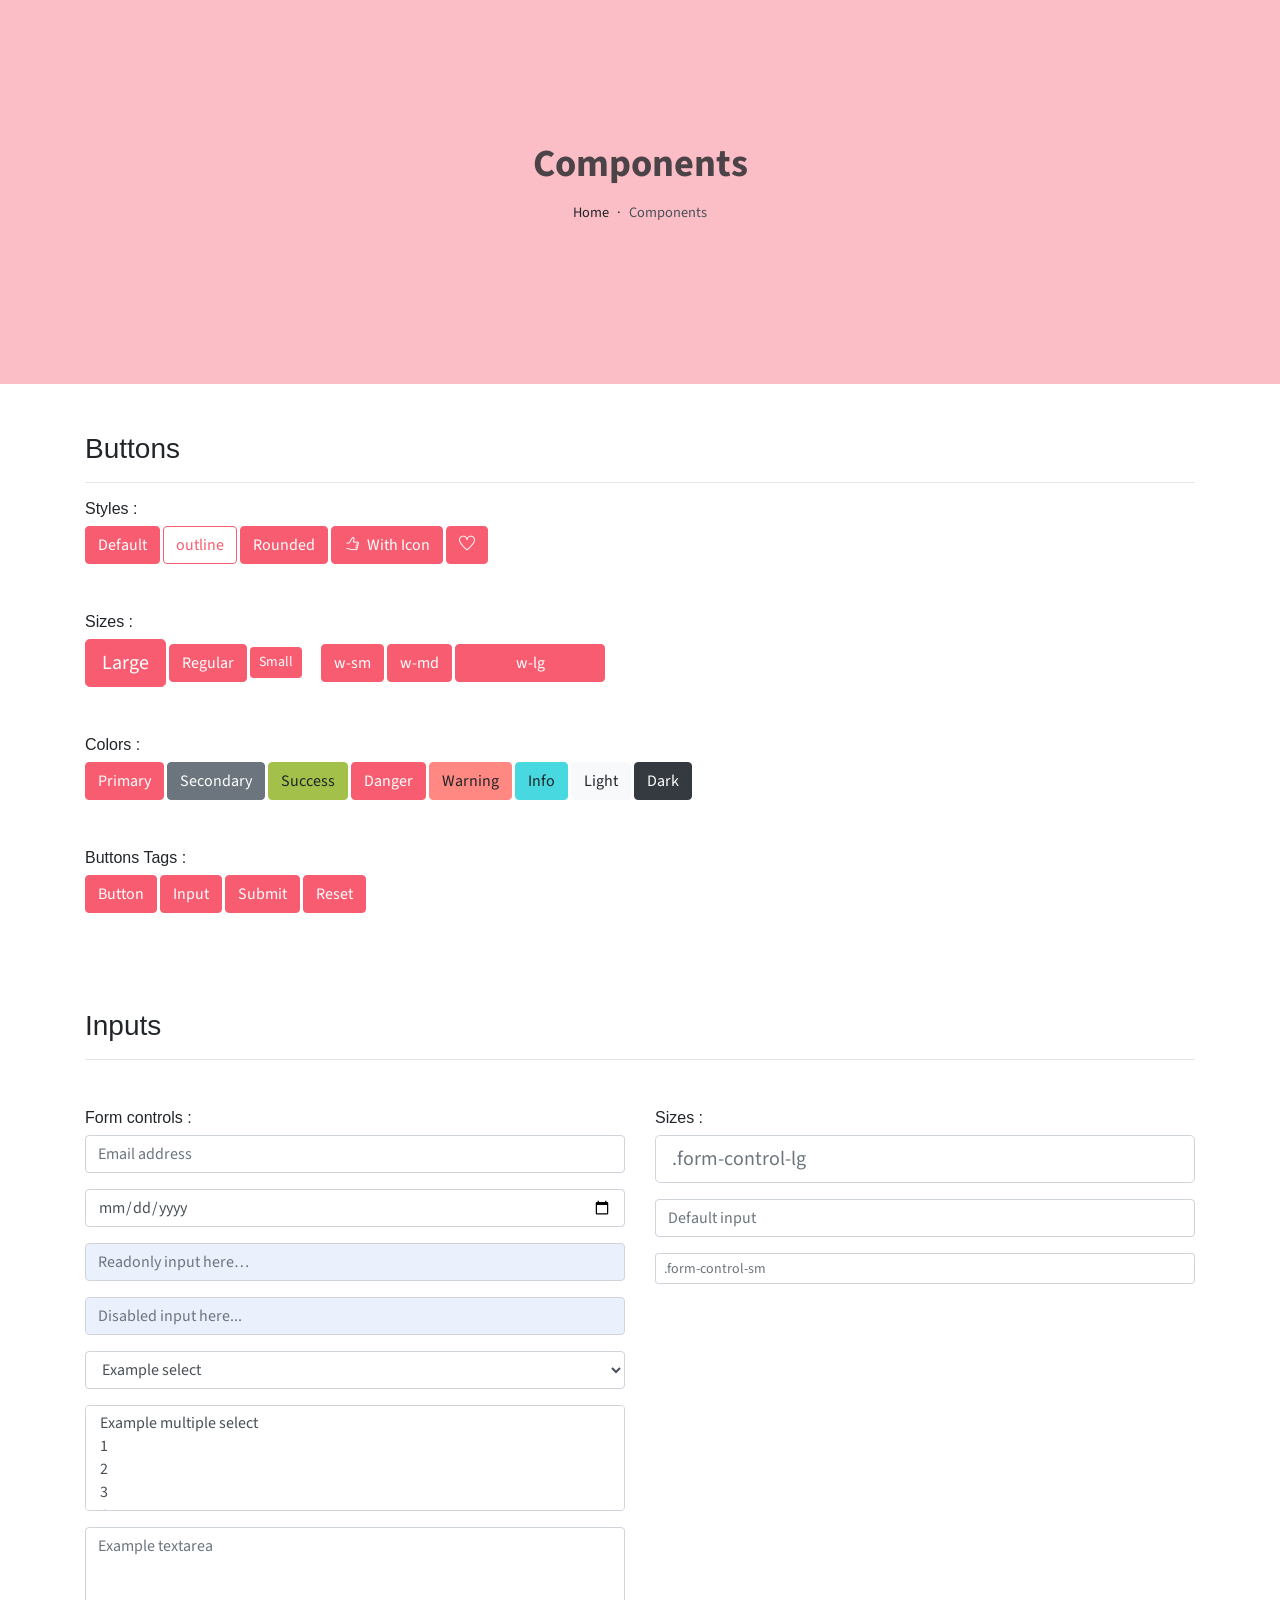
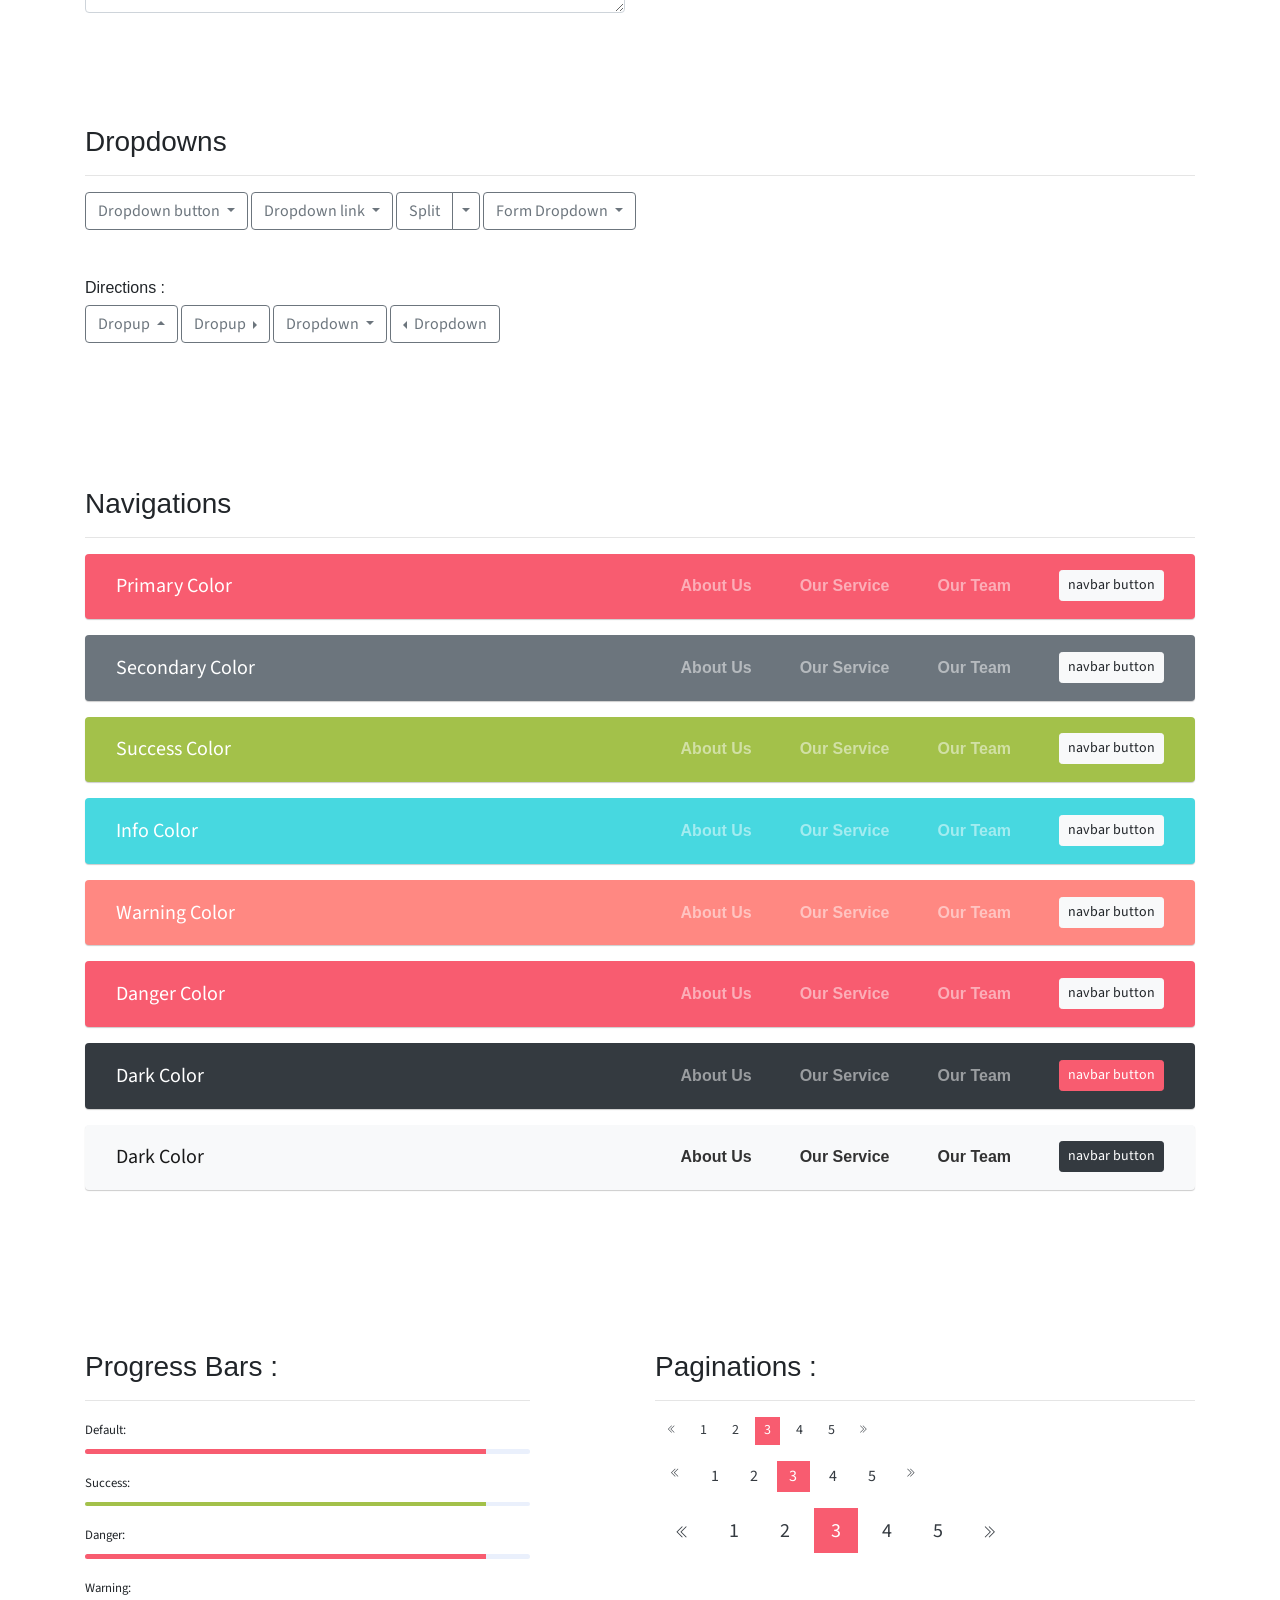
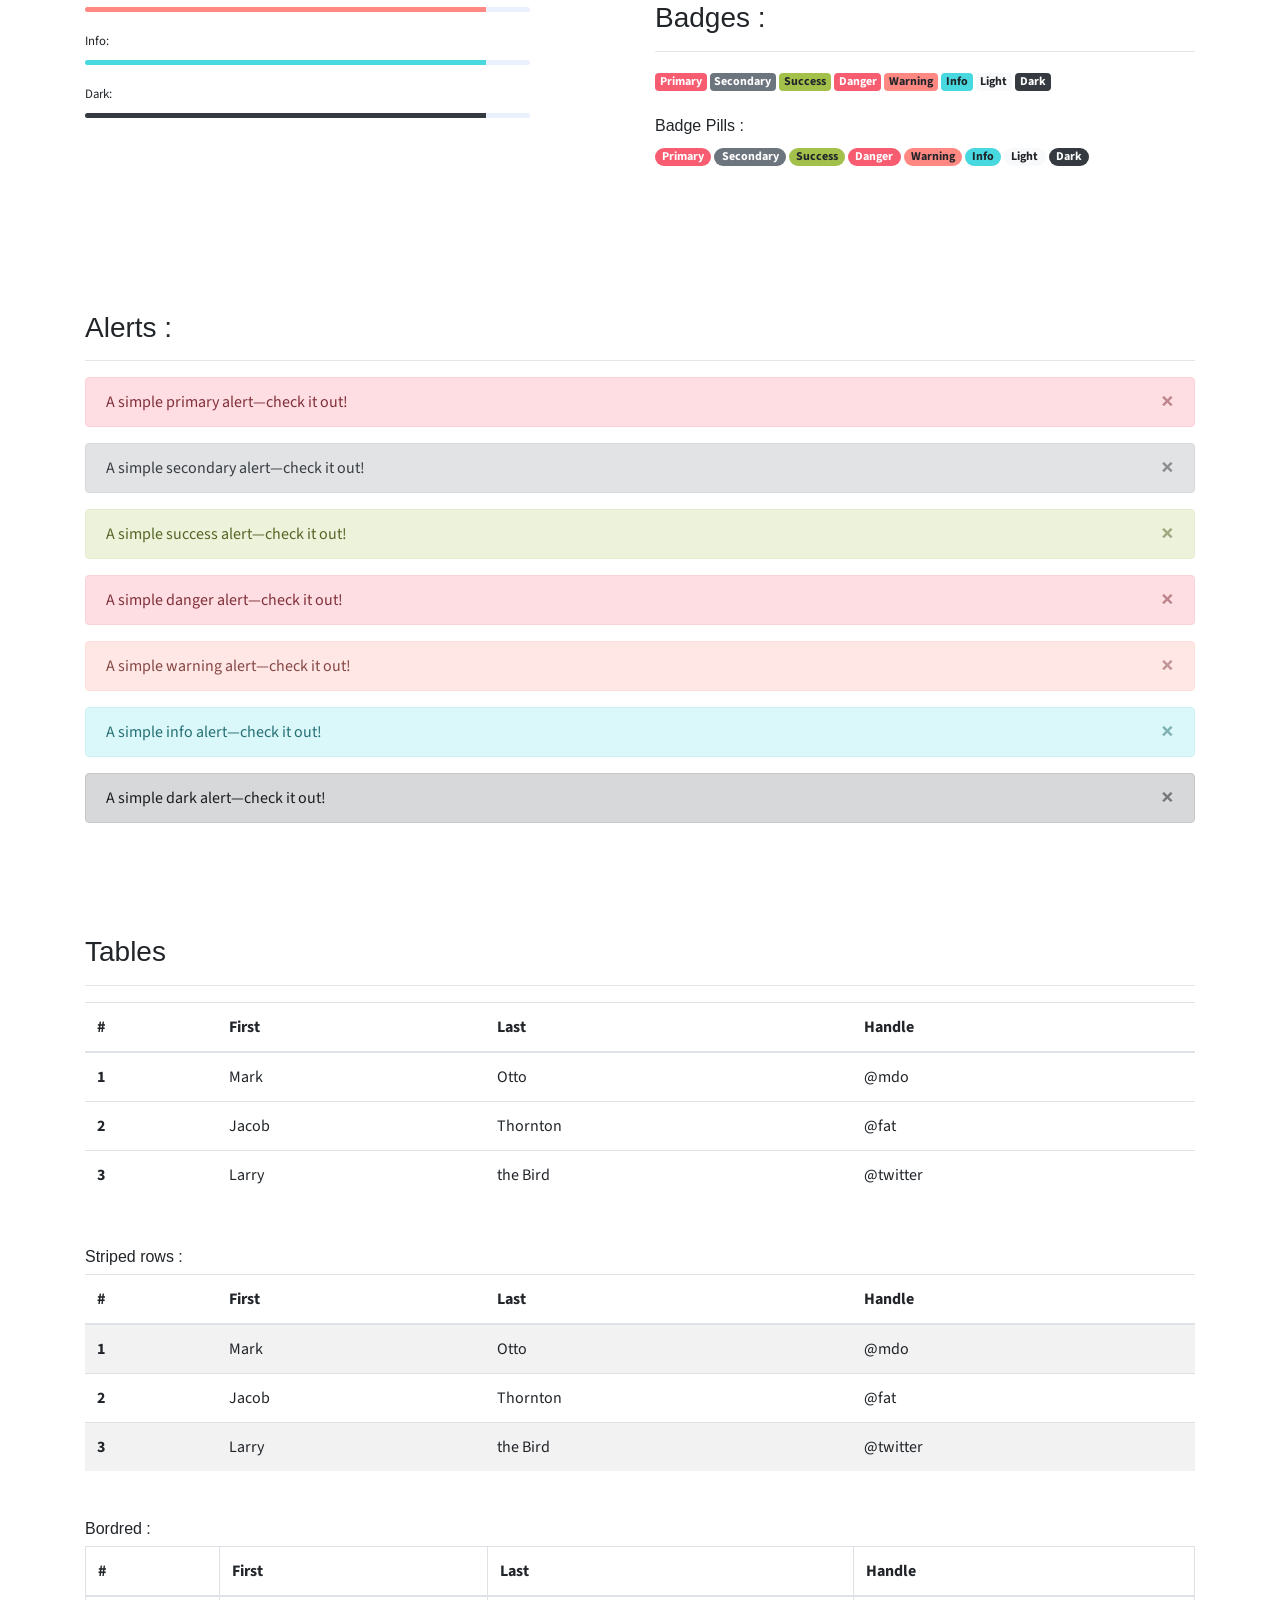
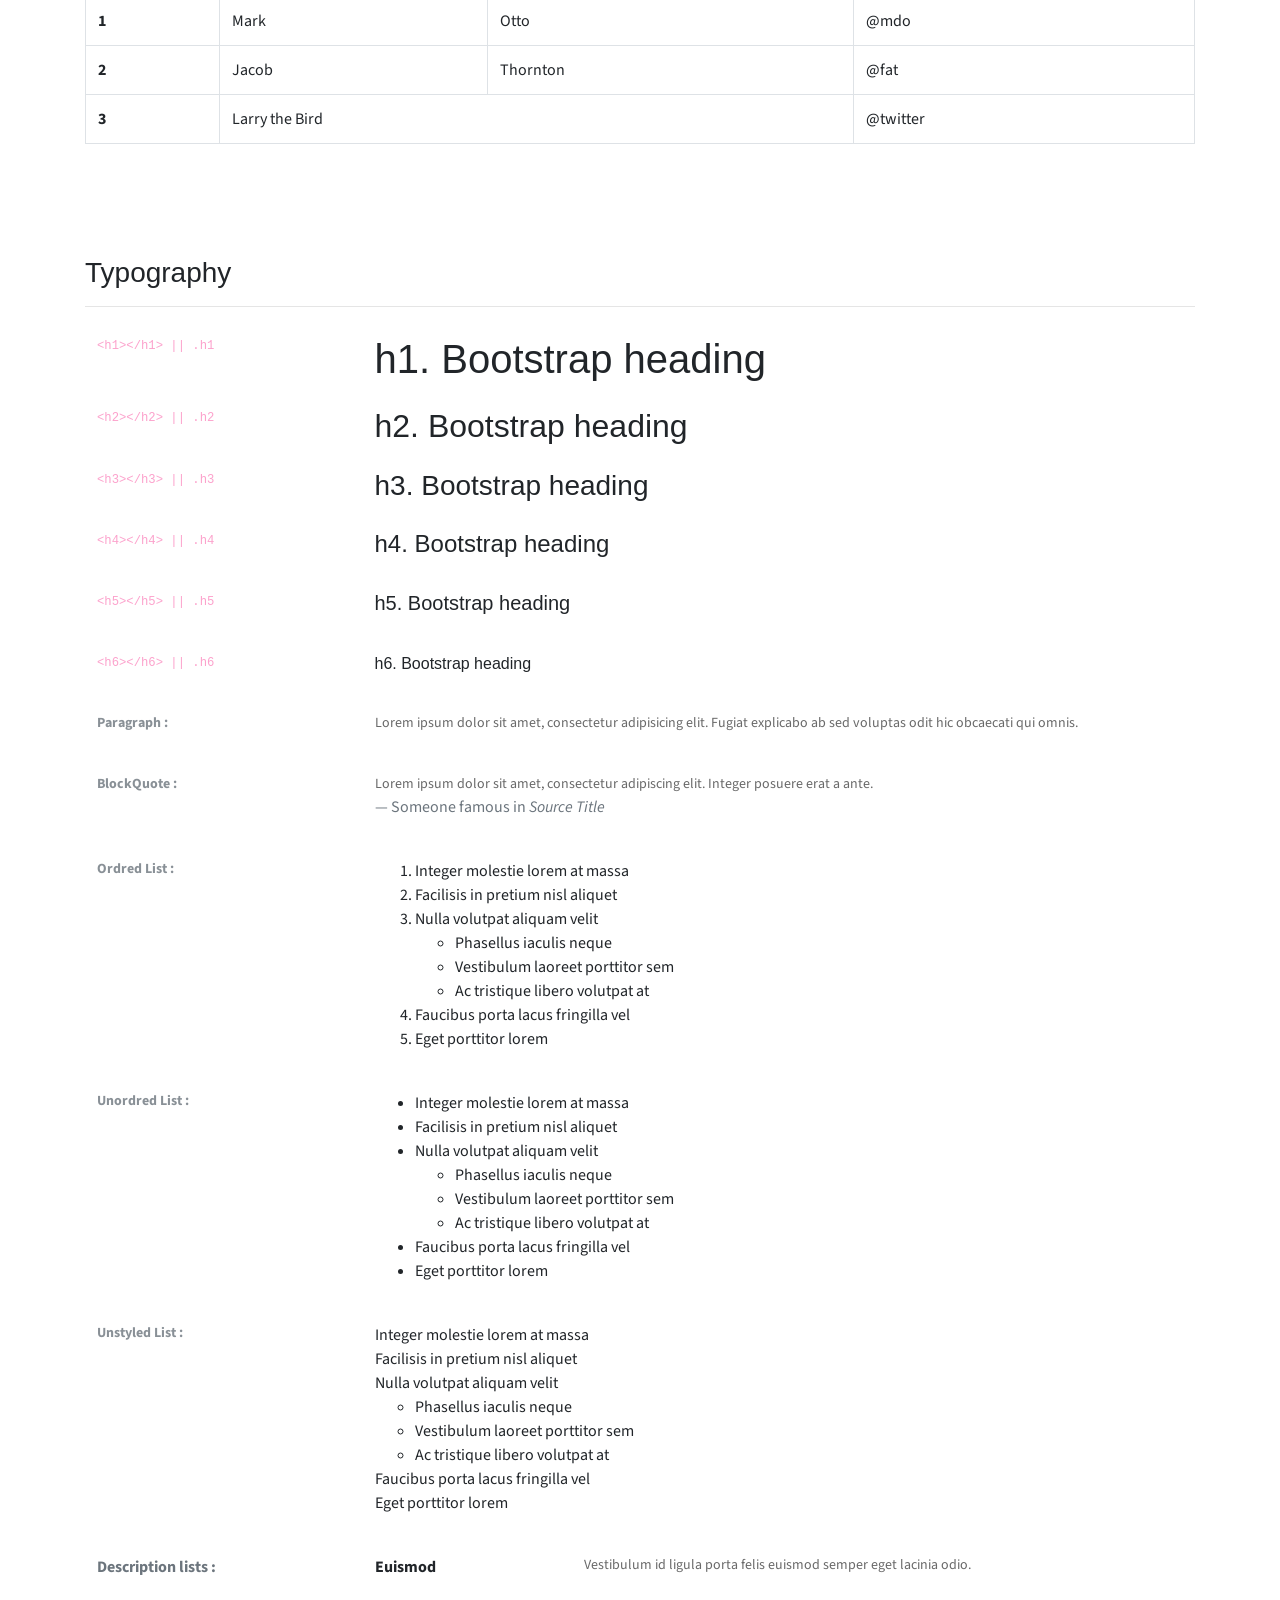
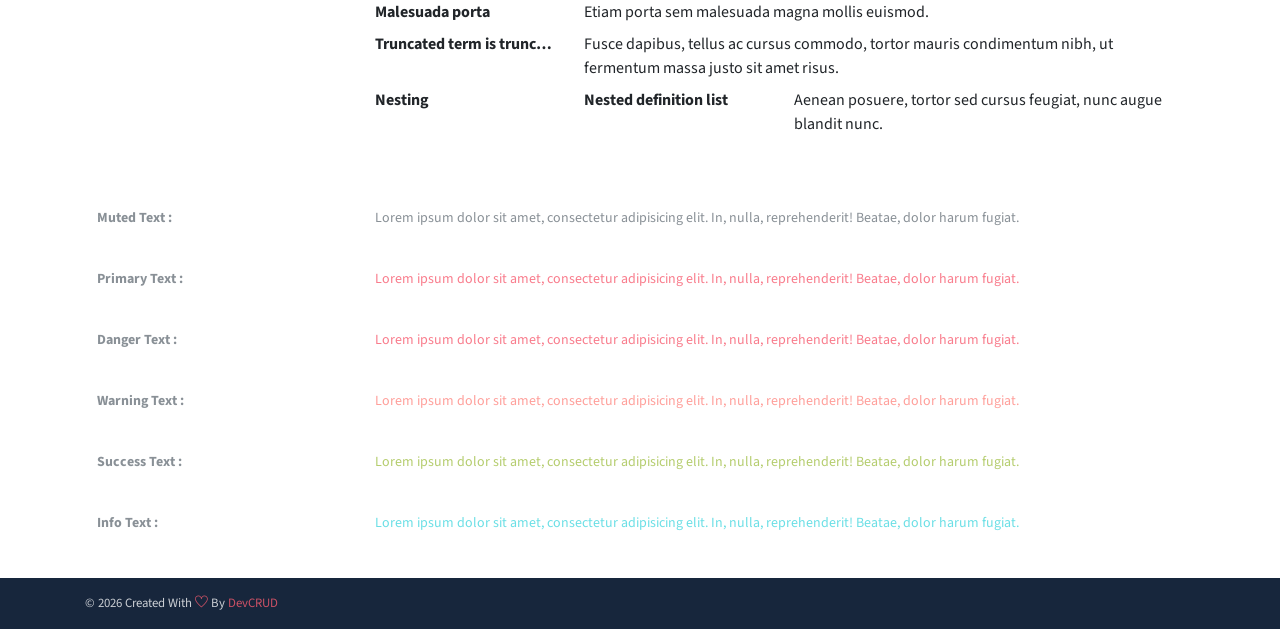
<file: components.html>
<!DOCTYPE html>
<html lang="en">
<head>
   <meta charset="utf-8">
   <meta name="viewport" content="width=device-width, initial-scale=1, shrink-to-fit=no">
   <meta name="description" content="Start your development with JohnDoe landing page.">
   <meta name="author" content="Devcrud">
   <title>JohnDoe Landing page | Components</title>
   <link rel="icon" href="assets/imgs/favicon.png" type="image/png">
   <!-- font icons -->
   <link rel="stylesheet" href="assets/vendors/themify-icons/css/themify-icons.css">
   <!-- Bootstrap + Steller  -->
   <link rel="stylesheet" href="assets/css/johndoe.css">
</head>
<body>

   <!-- Page Header -->
   <header class="header header-mini"> 
      <div class="header-title">Components</div> 
      <nav aria-label="breadcrumb">
         <ol class="breadcrumb">
            <li class="breadcrumb-item"><a href="/">Home</a></li>
            <li class="breadcrumb-item active" aria-current="page">Components</li>
         </ol>
      </nav>
   </header> <!-- End Of Page Header -->

   <!-- main content -->
   <div class="container">

      <!-- Buttons -->
      <h3 class="mt-5">Buttons</h3>
      <hr>
      <h6 class="section-secondary-title">Styles :</h6>
      <button class="btn btn-primary">Default</button>
      <button class="btn btn-outline-primary">outline</button>
      <button class="btn btn-primary rounded">Rounded</button>
      <button class="btn btn-primary rounded"><i class="ti-thumb-up pr-1"></i> With Icon</button>
      <button class="btn btn-primary circle"><i class="ti-heart"></i></button>

      <h6 class="section-secondary-title mt-5">Sizes :</h6>
      <button class="btn btn-primary btn-lg">Large</button>
      <button class="btn btn-primary ">Regular</button>
      <button class="btn btn-primary btn-sm">Small</button>
      <button class="btn btn-primary w-sm ml-3">w-sm</button>
      <button class="btn btn-primary w-md">w-md</button>
      <button class="btn btn-primary w-lg">w-lg</button>

      <h6 class="section-secondary-title mt-5">Colors :</h6>          
      <button type="button" class="btn btn-primary">Primary</button>
      <button type="button" class="btn btn-secondary">Secondary</button>
      <button type="button" class="btn btn-success">Success</button>
      <button type="button" class="btn btn-danger">Danger</button>
      <button type="button" class="btn btn-warning">Warning</button>
      <button type="button" class="btn btn-info">Info</button>
      <button type="button" class="btn btn-light">Light</button>
      <button type="button" class="btn btn-dark">Dark</button>

      <h6 class="section-secondary-title mt-5">Buttons Tags :</h6>
      <button class="btn btn-primary" type="submit">Button</button>
      <input class="btn btn-primary" type="button" value="Input">
      <input class="btn btn-primary" type="submit" value="Submit">
      <input class="btn btn-primary" type="reset" value="Reset">
      
      <!-- devider -->
      <div class="py-5"></div>

      <!-- Inputs -->
      <h3>Inputs</h3>
      <hr>
      <div class="row mt-5">
         <div class="col-md-6">
            <h6 class="section-secondary-title">Form controls :</h6>        
            <div class="form-group">
               <input type="email" class="form-control" id="exampleFormControlInput1" placeholder="Email address">
            </div>
            <div class="form-group">
               <input type="date" class="form-control" id="exampleFormControlInput1" placeholder="Date">
            </div>
            <div class="form-group">
               <input class="form-control" type="text" placeholder="Readonly input here…" readonly>
            </div>
            <div class="form-group">
               <input class="form-control" id="disabledInput" type="text" placeholder="Disabled input here..." disabled>
            </div>
            <div class="form-group">
               <select class="form-control" id="exampleFormControlSelect1">
                  <option>Example select</option>
                  <option>1</option>
                  <option>2</option>
                  <option>3</option>
                  <option>4</option>
                  <option>5</option>
               </select>
            </div>
            <div class="form-group">
               <select multiple class="form-control" id="exampleFormControlSelect2">
                  <option>Example multiple select</option>
                  <option>1</option>
                  <option>2</option>
                  <option>3</option>
                  <option>4</option>
                  <option>5</option>
               </select>
            </div>
            <div class="form-group">
               <textarea class="form-control" id="exampleFormControlTextarea1" rows="3" placeholder="Example textarea"></textarea>
            </div>
         </div>
         <div class="col-md-6">
            <h6 class="section-secondary-title">Sizes :</h6>    
            <div class="form-group">
               <input class="form-control form-control-lg" type="text" placeholder=".form-control-lg">             
            </div>
            <div class="form-group">
               <input class="form-control" type="text" placeholder="Default input">
            </div>
            <div class="form-group">
               <input class="form-control form-control-sm" type="text" placeholder=".form-control-sm"> 
            </div>
         </div>
      </div> <!-- end of inputs -->   

      <!-- devider -->
      <div class="py-5"></div>             

      <!-- Dropdowns -->
      <h3 class="components-section-title font-weight-normal">Dropdowns</h3>
      <hr>
      <div class="dropdown d-inline-block">
         <button class="btn btn-outline-secondary dropdown-toggle" type="button" id="dropdownMenuButton" data-toggle="dropdown" aria-haspopup="true" aria-expanded="false">
         Dropdown button
         </button>
         <div class="dropdown-menu" aria-labelledby="dropdownMenuButton">
         <a class="dropdown-item" href="#">Action</a>
         <a class="dropdown-item" href="#">Another action</a>
         <a class="dropdown-item" href="#">Something else here</a>
         </div>
      </div>
      <div class="dropdown d-inline-block">
         <a class="btn btn-outline-secondary dropdown-toggle" href="#" role="button" id="dropdownMenuLink" data-toggle="dropdown" aria-haspopup="true" aria-expanded="false">
            Dropdown link
         </a>
         <div class="dropdown-menu" aria-labelledby="dropdownMenuLink">
            <a class="dropdown-item" href="#">Action</a>
            <a class="dropdown-item" href="#">Another action</a>
            <a class="dropdown-item" href="#">Something else here</a>
         </div>
      </div>
      <div class="btn-group">
         <button type="button" class="btn btn-outline-secondary">Split</button>
         <button type="button" class="btn btn-outline-secondary dropdown-toggle dropdown-toggle-split" data-toggle="dropdown" aria-haspopup="true" aria-expanded="false">
         <span class="sr-only">Toggle Dropdown</span>
         </button>
         <div class="dropdown-menu">
            <a class="dropdown-item" href="#">Action</a>
            <a class="dropdown-item" href="#">Another action</a>
            <a class="dropdown-item" href="#">Something else here</a>
            <div class="dropdown-divider"></div>
            <a class="dropdown-item" href="#">Separated link</a>
         </div>
      </div>
      <div class="btn-group">
         <button class="btn btn-outline-secondary dropdown-toggle" type="button" id="dropdownMenuButton" data-toggle="dropdown" aria-haspopup="true" aria-expanded="false">
            Form Dropdown
         </button>
         <div class="dropdown-menu form">
            <form class="px-4 py-3">
               <div class="form-group">
                  <input type="email" class="form-control" id="exampleDropdownFormEmail1" placeholder="email@example.com">
               </div>
               <div class="form-group">
                  <input type="password" class="form-control" id="exampleDropdownFormPassword1" placeholder="Password">
               </div>
               <div class="form-check mb-3">
                  <input type="checkbox" class="form-check-input" id="dropdownCheck">
                  <label class="form-check-label" for="dropdownCheck">
                     Remember me
                  </label>
               </div>
               <button type="submit" class="btn btn-primary btn-block">Sign in</button>
            </form>
            <div class="dropdown-divider"></div>
            <a class="dropdown-item" href="#"><small>New around here? Sign up</small></a>
            <a class="dropdown-item" href="#"><small>Forgot password?</small></a>
         </div>
      </div>       
      <h6 class="section-secondary-title mt-5">Directions :</h6>  
      <div class="btn-group dropup">
         <button type="button" class="btn btn-outline-secondary dropdown-toggle" data-toggle="dropdown" aria-haspopup="true" aria-expanded="false">
            Dropup
         </button>
         <div class="dropdown-menu">
            <a class="dropdown-item" href="#">Action</a>
            <a class="dropdown-item" href="#">Another action</a>
            <a class="dropdown-item" href="#">Something else here</a>
            <div class="dropdown-divider"></div>
            <a class="dropdown-item" href="#">Separated link</a>
         </div>
      </div>
      <div class="btn-group dropright">
         <button type="button" class="btn btn-outline-secondary dropdown-toggle" data-toggle="dropdown" aria-haspopup="true" aria-expanded="false">
            Dropup
         </button>
         <div class="dropdown-menu">
            <a class="dropdown-item" href="#">Action</a>
            <a class="dropdown-item" href="#">Another action</a>
            <a class="dropdown-item" href="#">Something else here</a>
            <div class="dropdown-divider"></div>
            <a class="dropdown-item" href="#">Separated link</a>
         </div>
      </div>
      <div class="btn-group">
         <button type="button" class="btn btn-outline-secondary dropdown-toggle" data-toggle="dropdown" aria-haspopup="true" aria-expanded="false">
            Dropdown
         </button>
         <div class="dropdown-menu">
            <a class="dropdown-item" href="#">Action</a>
            <a class="dropdown-item" href="#">Another action</a>
            <a class="dropdown-item" href="#">Something else here</a>
            <div class="dropdown-divider"></div>
            <a class="dropdown-item" href="#">Separated link</a>
         </div>
      </div>
      <div class="btn-group dropleft">
         <button type="button" class="btn btn-outline-secondary dropdown-toggle" data-toggle="dropdown" aria-haspopup="true" aria-expanded="false">
            Dropdown
         </button>
         <div class="dropdown-menu">
            <a class="dropdown-item" href="#">Action</a>
            <a class="dropdown-item" href="#">Another action</a>
            <a class="dropdown-item" href="#">Something else here</a>
            <div class="dropdown-divider"></div>
            <a class="dropdown-item" href="#">Separated link</a>
         </div>
      </div> <!-- end of Dropdowns -->  

      <!-- devider -->
      <div class="py-5"></div>   

      <!-- navbars -->
      <h3 class="components-section-title font-weight-normal mt-5">Navigations</h3>
      <hr>
      <nav class="navbar navbar-expand-sm navbar-dark bg-primary rounded shadow mb-3">
         <div class="container">
            <a class="navbar-brand" href="#">Primary Color</a>
            <button class="navbar-toggler ml-auto" type="button" data-toggle="collapse" data-target="#navbarSupportedContent" aria-controls="navbarSupportedContent" aria-expanded="false" aria-label="Toggle navigation">
            <span class="navbar-toggler-icon"></span>
            </button>
            <div class="collapse navbar-collapse" id="navbarSupportedContent">
               <ul class="navbar-nav ml-auto"> 
                  <li class="nav-item">
                     <a class="nav-link" href="#about">About Us</a>
                  </li>
                  <li class="nav-item">
                     <a class="nav-link" href="#service">Our Service</a>
                  </li>
                  <li class="nav-item">
                     <a class="nav-link" href="#team">Our Team</a>
                  </li>
                  <li class="nav-item">
                     <a href="#book-table" class="ml-4 mt-1 btn btn-light btn-sm">navbar button</a>
                  </li>
               </ul>                       
            </div>
         </div>
      </nav>
      <nav class="navbar navbar-expand-sm navbar-dark bg-secondary rounded shadow mb-3">
         <div class="container">
            <a class="navbar-brand" href="#">Secondary Color</a>
            <button class="navbar-toggler ml-auto" type="button" data-toggle="collapse" data-target="#navbarSupportedContent" aria-controls="navbarSupportedContent" aria-expanded="false" aria-label="Toggle navigation">
            <span class="navbar-toggler-icon"></span>
            </button>
            <div class="collapse navbar-collapse" id="navbarSupportedContent">
               <ul class="navbar-nav ml-auto"> 
                  <li class="nav-item">
                     <a class="nav-link" href="#about">About Us</a>
                  </li>
                  <li class="nav-item">
                     <a class="nav-link" href="#service">Our Service</a>
                  </li>
                  <li class="nav-item">
                     <a class="nav-link" href="#team">Our Team</a>
                  </li>
                  <li class="nav-item">
                     <a href="#book-table" class="ml-4 mt-1 btn btn-light btn-sm">navbar button</a>
                  </li>
               </ul>                       
            </div>
         </div>
      </nav>
      <nav class="navbar navbar-expand-sm navbar-dark bg-success rounded shadow mb-3">
         <div class="container">
            <a class="navbar-brand" href="#">Success Color</a>
            <button class="navbar-toggler ml-auto" type="button" data-toggle="collapse" data-target="#navbarSupportedContent" aria-controls="navbarSupportedContent" aria-expanded="false" aria-label="Toggle navigation">
            <span class="navbar-toggler-icon"></span>
            </button>
            <div class="collapse navbar-collapse" id="navbarSupportedContent">
               <ul class="navbar-nav ml-auto"> 
                  <li class="nav-item">
                     <a class="nav-link" href="#about">About Us</a>
                  </li>
                  <li class="nav-item">
                     <a class="nav-link" href="#service">Our Service</a>
                  </li>
                  <li class="nav-item">
                     <a class="nav-link" href="#team">Our Team</a>
                  </li>
                  <li class="nav-item">
                     <a href="#book-table" class="ml-4 mt-1 btn btn-light btn-sm">navbar button</a>
                  </li>
               </ul>                       
            </div>
         </div>
      </nav>
      <nav class="navbar navbar-expand-sm navbar-dark bg-info rounded shadow mb-3">
         <div class="container">
            <a class="navbar-brand" href="#">Info Color</a>
            <button class="navbar-toggler ml-auto" type="button" data-toggle="collapse" data-target="#navbarSupportedContent" aria-controls="navbarSupportedContent" aria-expanded="false" aria-label="Toggle navigation">
            <span class="navbar-toggler-icon"></span>
            </button>
            <div class="collapse navbar-collapse" id="navbarSupportedContent">
               <ul class="navbar-nav ml-auto"> 
                  <li class="nav-item">
                     <a class="nav-link" href="#about">About Us</a>
                  </li>
                  <li class="nav-item">
                     <a class="nav-link" href="#service">Our Service</a>
                  </li>
                  <li class="nav-item">
                     <a class="nav-link" href="#team">Our Team</a>
                  </li>
                  <li class="nav-item">
                     <a href="#book-table" class="ml-4 mt-1 btn btn-light btn-sm">navbar button</a>
                  </li>
               </ul>                       
            </div>
         </div>
      </nav>
      <nav class="navbar navbar-expand-sm navbar-dark bg-warning rounded shadow mb-3">
         <div class="container">
            <a class="navbar-brand" href="#">Warning Color</a>
            <button class="navbar-toggler ml-auto" type="button" data-toggle="collapse" data-target="#navbarSupportedContent" aria-controls="navbarSupportedContent" aria-expanded="false" aria-label="Toggle navigation">
            <span class="navbar-toggler-icon"></span>
            </button>
            <div class="collapse navbar-collapse" id="navbarSupportedContent">
               <ul class="navbar-nav ml-auto"> 
                  <li class="nav-item">
                     <a class="nav-link" href="#about">About Us</a>
                  </li>
                  <li class="nav-item">
                     <a class="nav-link" href="#service">Our Service</a>
                  </li>
                  <li class="nav-item">
                     <a class="nav-link" href="#team">Our Team</a>
                  </li>
                  <li class="nav-item">
                     <a href="#book-table" class="ml-4 mt-1 btn btn-light btn-sm">navbar button</a>
                  </li>
               </ul>                       
            </div>
         </div>
      </nav>
      <nav class="navbar navbar-expand-sm navbar-dark bg-danger rounded shadow mb-3">
         <div class="container">
            <a class="navbar-brand" href="#">Danger Color</a>
            <button class="navbar-toggler ml-auto" type="button" data-toggle="collapse" data-target="#navbarSupportedContent" aria-controls="navbarSupportedContent" aria-expanded="false" aria-label="Toggle navigation">
            <span class="navbar-toggler-icon"></span>
            </button>
            <div class="collapse navbar-collapse" id="navbarSupportedContent">
               <ul class="navbar-nav ml-auto"> 
                  <li class="nav-item">
                     <a class="nav-link" href="#about">About Us</a>
                  </li>
                  <li class="nav-item">
                     <a class="nav-link" href="#service">Our Service</a>
                  </li>
                  <li class="nav-item">
                     <a class="nav-link" href="#team">Our Team</a>
                  </li>
                  <li class="nav-item">
                     <a href="#book-table" class="ml-4 mt-1 btn btn-light btn-sm">navbar button</a>
                  </li>
               </ul>                       
            </div>
         </div>
      </nav>
      <nav class="navbar navbar-expand-sm navbar-dark bg-dark rounded shadow mb-3">
         <div class="container">
            <a class="navbar-brand" href="#">Dark Color</a>
            <button class="navbar-toggler ml-auto" type="button" data-toggle="collapse" data-target="#navbarSupportedContent" aria-controls="navbarSupportedContent" aria-expanded="false" aria-label="Toggle navigation">
            <span class="navbar-toggler-icon"></span>
            </button>
            <div class="collapse navbar-collapse" id="navbarSupportedContent">
               <ul class="navbar-nav ml-auto"> 
                  <li class="nav-item">
                     <a class="nav-link" href="#about">About Us</a>
                  </li>
                  <li class="nav-item">
                     <a class="nav-link" href="#service">Our Service</a>
                  </li>
                  <li class="nav-item">
                     <a class="nav-link" href="#team">Our Team</a>
                  </li>
                  <li class="nav-item">
                     <a href="#book-table" class="ml-4 mt-1 btn btn-primary btn-sm">navbar button</a>
                  </li>
               </ul>                       
            </div>
         </div>
      </nav>
      <nav class="navbar navbar-expand-sm navbar-light bg-light rounded shadow mb-3">
         <div class="container">
            <a class="navbar-brand" href="#">Dark Color</a>
            <button class="navbar-toggler ml-auto" type="button" data-toggle="collapse" data-target="#navbarSupportedContent" aria-controls="navbarSupportedContent" aria-expanded="false" aria-label="Toggle navigation">
            <span class="navbar-toggler-icon"></span>
            </button>
            <div class="collapse navbar-collapse" id="navbarSupportedContent">
               <ul class="navbar-nav ml-auto"> 
                  <li class="nav-item">
                     <a class="nav-link" href="#about">About Us</a>
                  </li>
                  <li class="nav-item">
                     <a class="nav-link" href="#service">Our Service</a>
                  </li>
                  <li class="nav-item">
                     <a class="nav-link" href="#team">Our Team</a>
                  </li>
                  <li class="nav-item">
                     <a href="#book-table" class="ml-4 mt-1 btn btn-dark btn-sm">navbar button</a>
                  </li>
               </ul>                       
            </div>
         </div>
      </nav>
      <!-- End of navbars -->

      <!-- devider -->
      <div class="py-5"></div>   
      
      <!-- progress bars -->
      <div class="row justify-content-between">
         <div class="col-md-5">
            <h3 class="components-section-title font-weight-normal mt-5">Progress Bars :</h3>
            <hr>
            <small>Default: </small>
            <div class="progress mt-2 mb-3">
               <div class="progress-bar" role="progressbar" style="width: 90%" aria-valuenow="25" aria-valuemin="0" aria-valuemax="100"></div>
            </div>
            <small>Success:</small>
            <div class="progress mt-2 mb-3">
               <div class="progress-bar bg-success" role="progressbar" style="width: 90%" aria-valuenow="25" aria-valuemin="0" aria-valuemax="100"></div>
            </div>
            <small>Danger:</small>
            <div class="progress mt-2 mb-3">
               <div class="progress-bar bg-danger" role="progressbar" style="width: 90%" aria-valuenow="25" aria-valuemin="0" aria-valuemax="100"></div>
            </div>
            <small>Warning:</small>
            <div class="progress mt-2 mb-3">
               <div class="progress-bar bg-warning" role="progressbar" style="width: 90%" aria-valuenow="25" aria-valuemin="0" aria-valuemax="100"></div>
            </div>
            <small>Info:</small>
            <div class="progress mt-2 mb-3">
               <div class="progress-bar bg-info" role="progressbar" style="width: 90%" aria-valuenow="25" aria-valuemin="0" aria-valuemax="100"></div>
            </div>
            <small>Dark:</small>
            <div class="progress mt-2 mb-3">
               <div class="progress-bar bg-dark" role="progressbar" style="width: 90%" aria-valuenow="25" aria-valuemin="0" aria-valuemax="100"></div>
            </div>
         </div>
         <div class="col-md-6">
            <h3 class="components-section-title font-weight-normal mt-5">Paginations :</h3>
            <hr>
            <nav aria-label="Page navigation example">
               <ul class="pagination pagination-sm">
                  <li class="page-item"><a class="page-link" href="#"><i class="ti-angle-double-left"></i></a></li>
                  <li class="page-item"><a class="page-link" href="#">1</a></li>
                  <li class="page-item"><a class="page-link" href="#">2</a></li>
                  <li class="page-item active"><a class="page-link" href="#">3</a></li>
                  <li class="page-item"><a class="page-link" href="#">4</a></li>
                  <li class="page-item"><a class="page-link" href="#">5</a></li>
                  <li class="page-item"><a class="page-link" href="#"><i class="ti-angle-double-right"></i></a></li>
               </ul>
            </nav>
            <nav aria-label="Page navigation example">
               <ul class="pagination">
               <li class="page-item"><a class="page-link" href="#"><i class="ti-angle-double-left"></i></a></li>
                  <li class="page-item"><a class="page-link" href="#">1</a></li>
                  <li class="page-item"><a class="page-link" href="#">2</a></li>
                  <li class="page-item active"><a class="page-link" href="#">3</a></li>
                  <li class="page-item"><a class="page-link" href="#">4</a></li>
                  <li class="page-item"><a class="page-link" href="#">5</a></li>
                  <li class="page-item"><a class="page-link" href="#"><i class="ti-angle-double-right"></i></a></li>
               </ul>
            </nav>
            <nav aria-label="Page navigation example">
               <ul class="pagination pagination-lg">
                  <li class="page-item"><a class="page-link" href="#"><i class="ti-angle-double-left"></i></a></li>
                  <li class="page-item"><a class="page-link" href="#">1</a></li>
                  <li class="page-item"><a class="page-link" href="#">2</a></li>
                  <li class="page-item active"><a class="page-link" href="#">3</a></li>
                  <li class="page-item"><a class="page-link" href="#">4</a></li>
                  <li class="page-item"><a class="page-link" href="#">5</a></li>
                  <li class="page-item"><a class="page-link" href="#"><i class="ti-angle-double-right"></i></a></li>
               </ul>
            </nav>

            <!-- Badges -->
            <h3 class="components-section-title font-weight-normal mt-5">Badges :</h3>
            <hr>
            <span class="badge badge-primary">Primary</span>
            <span class="badge badge-secondary">Secondary</span>
            <span class="badge badge-success">Success</span>
            <span class="badge badge-danger">Danger</span>
            <span class="badge badge-warning">Warning</span>
            <span class="badge badge-info">Info</span>
            <span class="badge badge-light">Light</span>
            <span class="badge badge-dark">Dark</span>
            <h6 class="section-secondary-title mt-4 mb-2">Badge Pills :</h6>
            <span class="badge badge-pill badge-primary">Primary</span>
            <span class="badge badge-pill badge-secondary">Secondary</span>
            <span class="badge badge-pill badge-success">Success</span>
            <span class="badge badge-pill badge-danger">Danger</span>
            <span class="badge badge-pill badge-warning">Warning</span>
            <span class="badge badge-pill badge-info">Info</span>
            <span class="badge badge-pill badge-light">Light</span>
            <span class="badge badge-pill badge-dark">Dark</span>
         </div>
      </div> <!-- End of Progress bars -->

      <!-- devider -->
      <div class="py-5"></div>  

      <!-- Alerts -->
      <h3 class="components-section-title font-weight-normal mt-5">Alerts :</h3>
      <hr>
      <div class="alert alert-primary alert-dismissible fade show" role="alert">
         A simple primary alert—check it out!
         <button type="button" class="close" data-dismiss="alert" aria-label="Close">
            <span aria-hidden="true">&times;</span>
         </button>
      </div>
      <div class="alert alert-secondary alert-dismissible fade show" role="alert">
         A simple secondary alert—check it out!
         <button type="button" class="close" data-dismiss="alert" aria-label="Close">
            <span aria-hidden="true">&times;</span>
         </button>
      </div>
      <div class="alert alert-success alert-dismissible fade show" role="alert">
         A simple success alert—check it out!
         <button type="button" class="close" data-dismiss="alert" aria-label="Close">
            <span aria-hidden="true">&times;</span>
         </button>
      </div>
      <div class="alert alert-danger alert-dismissible fade show" role="alert">
         A simple danger alert—check it out!
         <button type="button" class="close" data-dismiss="alert" aria-label="Close">
            <span aria-hidden="true">&times;</span>
         </button>
      </div>
      <div class="alert alert-warning alert-dismissible fade show" role="alert">
         A simple warning alert—check it out!
         <button type="button" class="close" data-dismiss="alert" aria-label="Close">
            <span aria-hidden="true">&times;</span>
         </button>
      </div>
      <div class="alert alert-info alert-dismissible fade show" role="alert">
         A simple info alert—check it out!
         <button type="button" class="close" data-dismiss="alert" aria-label="Close">
            <span aria-hidden="true">&times;</span>
         </button>
      </div>
      <div class="alert alert-dark alert-dismissible fade show" role="alert">
         A simple dark alert—check it out!
         <button type="button" class="close" data-dismiss="alert" aria-label="Close">
            <span aria-hidden="true">&times;</span>
         </button>
      </div>
      <!-- end of alerts -->

      <!-- devider -->
      <div class="py-5"></div> 
   
      <!-- tables -->
      <h3 class="components-section-title">Tables</h3>
      <hr>
      <table class="table">
         <thead>
            <tr>
               <th scope="col">#</th>
               <th scope="col">First</th>
               <th scope="col">Last</th>
               <th scope="col">Handle</th>
            </tr>
         </thead>
         <tbody>
            <tr>
               <th scope="row">1</th>
               <td>Mark</td>
               <td>Otto</td>
               <td>@mdo</td>
            </tr>
            <tr>
               <th scope="row">2</th>
               <td>Jacob</td>
               <td>Thornton</td>
               <td>@fat</td>
            </tr>
            <tr>
               <th scope="row">3</th>
               <td>Larry</td>
               <td>the Bird</td>
               <td>@twitter</td>
            </tr>
         </tbody>
      </table>

      <h6 class="section-secondary-title mt-5">Striped rows :</h6>
      <table class="table table-striped">
         <thead>
            <tr>
               <th scope="col">#</th>
               <th scope="col">First</th>
               <th scope="col">Last</th>
               <th scope="col">Handle</th>
            </tr>
         </thead>
         <tbody>
            <tr>
               <th scope="row">1</th>
               <td>Mark</td>
               <td>Otto</td>
               <td>@mdo</td>
            </tr>
            <tr>
               <th scope="row">2</th>
               <td>Jacob</td>
               <td>Thornton</td>
               <td>@fat</td>
            </tr>
            <tr>
               <th scope="row">3</th>
               <td>Larry</td>
               <td>the Bird</td>
               <td>@twitter</td>
            </tr>
         </tbody>
      </table>

      <h6 class="section-secondary-title mt-5">Bordred :</h6>
      <table class="table table-bordered">
         <thead>
            <tr>
               <th scope="col">#</th>
               <th scope="col">First</th>
               <th scope="col">Last</th>
               <th scope="col">Handle</th>
            </tr>
         </thead>
         <tbody>
            <tr>
               <th scope="row">1</th>
               <td>Mark</td>
               <td>Otto</td>
               <td>@mdo</td>
            </tr>
            <tr>
               <th scope="row">2</th>
               <td>Jacob</td>
               <td>Thornton</td>
               <td>@fat</td>
            </tr>
            <tr>
               <th scope="row">3</th>
               <td colspan="2">Larry the Bird</td>
               <td>@twitter</td>
            </tr>
         </tbody>
      </table>
      <!-- end of tables -->

      <!-- devider -->
      <div class="py-5"></div> 

      <!-- typography -->
      <h3 class="components-section-title">Typography</h3>
      <hr>
     
      <table class="table table-borderless v-align-center">
         <tbody>
            <tr>
               <td>
                  <p><code class="highlighter-rouge">&lt;h1&gt;&lt;/h1&gt; || .h1</code></p>
               </td>
               <td class="w-75"><span class="h1">h1. Bootstrap heading</span></td>
            </tr>
            <tr>
               <td>
                  <p><code class="highlighter-rouge">&lt;h2&gt;&lt;/h2&gt; || .h2</code></p>
               </td>
               <td><span class="h2">h2. Bootstrap heading</span></td>
            </tr>
            <tr>
               <td>
                  <p><code class="highlighter-rouge">&lt;h3&gt;&lt;/h3&gt; || .h3</code></p>
               </td>
               <td><span class="h3">h3. Bootstrap heading</span></td>
            </tr>
            <tr>
               <td>
                  <p><code class="highlighter-rouge">&lt;h4&gt;&lt;/h4&gt; || .h4</code></p>
               </td>
               <td><span class="h4">h4. Bootstrap heading</span></td>
            </tr>
            <tr>
               <td>
                  <p><code class="highlighter-rouge">&lt;h5&gt;&lt;/h5&gt; || .h5</code></p>
               </td>
               <td><span class="h5">h5. Bootstrap heading</span></td>
            </tr>
            <tr>
               <td>
                  <p><code class="highlighter-rouge">&lt;h6&gt;&lt;/h6&gt; || .h6</code></p>
               </td>
               <td><span class="h6">h6. Bootstrap heading</span></td>
            </tr>
            <tr>
               <td>
                  <p class="font-weight-bold text-muted">Paragraph :</p>
               </td>
               <td><p>Lorem ipsum dolor sit amet, consectetur adipisicing elit. Fugiat explicabo ab sed voluptas odit hic obcaecati qui omnis.</p></td>
            </tr>
            <tr>
               <td>
                  <p class="font-weight-bold text-muted">BlockQuote :</p>
               </td>
               <td>
                  <blockquote class="blockquote">
                     <p class="mb-0">Lorem ipsum dolor sit amet, consectetur adipiscing elit. Integer posuere erat a ante.</p>
                     <footer class="blockquote-footer">Someone famous in <cite title="Source Title">Source Title</cite></footer>
                  </blockquote>
               </td>
            </tr>

            
            <tr>
               <td><p class="font-weight-bold text-muted">Ordred List :</p></td>
               <td>
                  <ol>
                     <li>Integer molestie lorem at massa</li>
                     <li>Facilisis in pretium nisl aliquet</li>
                     <li>Nulla volutpat aliquam velit
                        <ul>
                           <li>Phasellus iaculis neque</li>
                           <li>Vestibulum laoreet porttitor sem</li>
                           <li>Ac tristique libero volutpat at</li>
                        </ul>
                     </li>
                     <li>Faucibus porta lacus fringilla vel</li>
                     <li>Eget porttitor lorem</li>
                  </ol>
               </td>
            </tr>
            <tr>
               <td><p class="font-weight-bold text-muted">Unordred List :</p></td>
               <td>
                  <ul >
                     <li>Integer molestie lorem at massa</li>
                     <li>Facilisis in pretium nisl aliquet</li>
                     <li>Nulla volutpat aliquam velit
                        <ul>
                           <li>Phasellus iaculis neque</li>
                           <li>Vestibulum laoreet porttitor sem</li>
                           <li>Ac tristique libero volutpat at</li>
                        </ul>
                     </li>
                     <li>Faucibus porta lacus fringilla vel</li>
                     <li>Eget porttitor lorem</li>
                  </ul>
               </td>
            </tr>
            <tr>
               <td><p class="font-weight-bold text-muted">Unstyled List :</p></td>
               <td>
                  <ul class="list-unstyled">
                     <li>Integer molestie lorem at massa</li>
                     <li>Facilisis in pretium nisl aliquet</li>
                     <li>Nulla volutpat aliquam velit
                        <ul>
                           <li>Phasellus iaculis neque</li>
                           <li>Vestibulum laoreet porttitor sem</li>
                           <li>Ac tristique libero volutpat at</li>
                        </ul>
                     </li>
                     <li>Faucibus porta lacus fringilla vel</li>
                     <li>Eget porttitor lorem</li>
                  </ul>
               </td>
            </tr>
            <tr>
               <td class="font-weight-bold text-muted">Description lists : </td>
               <td>
                  <dl class="row">
                     <dt class="col-sm-3">Euismod</dt>
                     <dd class="col-sm-9">
                        <p>Vestibulum id ligula porta felis euismod semper eget lacinia odio.</p>
                     </dd>

                     <dt class="col-sm-3">Malesuada porta</dt>
                     <dd class="col-sm-9">Etiam porta sem malesuada magna mollis euismod.</dd>

                     <dt class="col-sm-3 text-truncate">Truncated term is truncated</dt>
                     <dd class="col-sm-9">Fusce dapibus, tellus ac cursus commodo, tortor mauris condimentum nibh, ut fermentum massa justo sit amet risus.</dd>

                     <dt class="col-sm-3">Nesting</dt>
                     <dd class="col-sm-9">
                        <dl class="row">
                           <dt class="col-sm-4">Nested definition list</dt>
                           <dd class="col-sm-8">Aenean posuere, tortor sed cursus feugiat, nunc augue blandit nunc.</dd>
                        </dl>
                     </dd>
                  </dl>
               </td>
            </tr>
            <tr>
               <td>
                  <p class="font-weight-bold text-muted">Muted Text :</p>
               </td>
               <td>
                  <p class="text-muted">Lorem ipsum dolor sit amet, consectetur adipisicing elit. In, nulla, reprehenderit! Beatae, dolor harum fugiat.</p>
               </td>
            </tr>
            <tr>
               <td>
                  <p class="font-weight-bold text-muted">Primary Text :</p>
               </td>
               <td>
                  <p class="text-primary">Lorem ipsum dolor sit amet, consectetur adipisicing elit. In, nulla, reprehenderit! Beatae, dolor harum fugiat.</p>
               </td>
            </tr>
            <tr>
               <td>
                  <p class="font-weight-bold text-muted">Danger Text :</p>
               </td>
               <td>
                  <p class="text-danger">Lorem ipsum dolor sit amet, consectetur adipisicing elit. In, nulla, reprehenderit! Beatae, dolor harum fugiat.</p>
               </td>
            </tr>
            <tr>
               <td>
                  <p class="font-weight-bold text-muted">Warning Text :</p>
               </td>
               <td>
                  <p class="text-warning">Lorem ipsum dolor sit amet, consectetur adipisicing elit. In, nulla, reprehenderit! Beatae, dolor harum fugiat.</p>
               </td>
            </tr>
            <tr>
               <td>
                  <p class="font-weight-bold text-muted">Success Text :</p>
               </td>
               <td>
                  <p class="text-success">Lorem ipsum dolor sit amet, consectetur adipisicing elit. In, nulla, reprehenderit! Beatae, dolor harum fugiat.</p>
               </td>
            </tr>
            <tr>
               <td>
                  <p class="font-weight-bold text-muted">Info Text :</p>
               </td>
               <td>
                  <p class="text-info">Lorem ipsum dolor sit amet, consectetur adipisicing elit. In, nulla, reprehenderit! Beatae, dolor harum fugiat.</p>
               </td>
            </tr>
         </tbody>
      </table>
   </div>
   <!-- end of typography -->

   <!-- Page Footer -->
   <footer class="footer py-3">
        <div class="container">
            <p class="small mb-0 text-light">
                &copy; <script>document.write(new Date().getFullYear())</script> Created With <i class="ti-heart text-danger"></i> By <a href="http://devcrud.com" target="_blank"><span class="text-danger" title="Bootstrap 4 Themes and Dashboards">DevCRUD</span></a> 
            </p>
        </div>
    </footer>
   <!-- End of Page Footer -->  
   
   <!-- core  -->
   <script src="assets/vendors/jquery/jquery-3.4.1.js"></script>
   <script src="assets/vendors/bootstrap/bootstrap.bundle.js"></script>

</body>
</html>
</file>
<file: assets/vendors/themify-icons/css/themify-icons.css>
@font-face {
	font-family: 'themify';
	src:url("../fonts/themify.eot?-fvbane");
	src:url("../fonts/themify.eot?#iefix-fvbane") format("embedded-opentype"),
		url("../fonts/themify.woff?-fvbane") format("woff"),
		url("../fonts/themify.ttf?-fvbane") format("truetype"),
		url("../fonts/themify.svg?-fvbane#themify") format("svg");
	font-weight: normal;
	font-style: normal;
}

[class^="ti-"], [class*=" ti-"] {
	font-family: 'themify';
	speak: none;
	font-style: normal;
	font-weight: normal;
	font-variant: normal;
	text-transform: none;
	line-height: 1;

	/* Better Font Rendering =========== */
	-webkit-font-smoothing: antialiased;
	-moz-osx-font-smoothing: grayscale;
}

.ti-wand:before {
	content: "\e600";
}
.ti-volume:before {
	content: "\e601";
}
.ti-user:before {
	content: "\e602";
}
.ti-unlock:before {
	content: "\e603";
}
.ti-unlink:before {
	content: "\e604";
}
.ti-trash:before {
	content: "\e605";
}
.ti-thought:before {
	content: "\e606";
}
.ti-target:before {
	content: "\e607";
}
.ti-tag:before {
	content: "\e608";
}
.ti-tablet:before {
	content: "\e609";
}
.ti-star:before {
	content: "\e60a";
}
.ti-spray:before {
	content: "\e60b";
}
.ti-signal:before {
	content: "\e60c";
}
.ti-shopping-cart:before {
	content: "\e60d";
}
.ti-shopping-cart-full:before {
	content: "\e60e";
}
.ti-settings:before {
	content: "\e60f";
}
.ti-search:before {
	content: "\e610";
}
.ti-zoom-in:before {
	content: "\e611";
}
.ti-zoom-out:before {
	content: "\e612";
}
.ti-cut:before {
	content: "\e613";
}
.ti-ruler:before {
	content: "\e614";
}
.ti-ruler-pencil:before {
	content: "\e615";
}
.ti-ruler-alt:before {
	content: "\e616";
}
.ti-bookmark:before {
	content: "\e617";
}
.ti-bookmark-alt:before {
	content: "\e618";
}
.ti-reload:before {
	content: "\e619";
}
.ti-plus:before {
	content: "\e61a";
}
.ti-pin:before {
	content: "\e61b";
}
.ti-pencil:before {
	content: "\e61c";
}
.ti-pencil-alt:before {
	content: "\e61d";
}
.ti-paint-roller:before {
	content: "\e61e";
}
.ti-paint-bucket:before {
	content: "\e61f";
}
.ti-na:before {
	content: "\e620";
}
.ti-mobile:before {
	content: "\e621";
}
.ti-minus:before {
	content: "\e622";
}
.ti-medall:before {
	content: "\e623";
}
.ti-medall-alt:before {
	content: "\e624";
}
.ti-marker:before {
	content: "\e625";
}
.ti-marker-alt:before {
	content: "\e626";
}
.ti-arrow-up:before {
	content: "\e627";
}
.ti-arrow-right:before {
	content: "\e628";
}
.ti-arrow-left:before {
	content: "\e629";
}
.ti-arrow-down:before {
	content: "\e62a";
}
.ti-lock:before {
	content: "\e62b";
}
.ti-location-arrow:before {
	content: "\e62c";
}
.ti-link:before {
	content: "\e62d";
}
.ti-layout:before {
	content: "\e62e";
}
.ti-layers:before {
	content: "\e62f";
}
.ti-layers-alt:before {
	content: "\e630";
}
.ti-key:before {
	content: "\e631";
}
.ti-import:before {
	content: "\e632";
}
.ti-image:before {
	content: "\e633";
}
.ti-heart:before {
	content: "\e634";
}
.ti-heart-broken:before {
	content: "\e635";
}
.ti-hand-stop:before {
	content: "\e636";
}
.ti-hand-open:before {
	content: "\e637";
}
.ti-hand-drag:before {
	content: "\e638";
}
.ti-folder:before {
	content: "\e639";
}
.ti-flag:before {
	content: "\e63a";
}
.ti-flag-alt:before {
	content: "\e63b";
}
.ti-flag-alt-2:before {
	content: "\e63c";
}
.ti-eye:before {
	content: "\e63d";
}
.ti-export:before {
	content: "\e63e";
}
.ti-exchange-vertical:before {
	content: "\e63f";
}
.ti-desktop:before {
	content: "\e640";
}
.ti-cup:before {
	content: "\e641";
}
.ti-crown:before {
	content: "\e642";
}
.ti-comments:before {
	content: "\e643";
}
.ti-comment:before {
	content: "\e644";
}
.ti-comment-alt:before {
	content: "\e645";
}
.ti-close:before {
	content: "\e646";
}
.ti-clip:before {
	content: "\e647";
}
.ti-angle-up:before {
	content: "\e648";
}
.ti-angle-right:before {
	content: "\e649";
}
.ti-angle-left:before {
	content: "\e64a";
}
.ti-angle-down:before {
	content: "\e64b";
}
.ti-check:before {
	content: "\e64c";
}
.ti-check-box:before {
	content: "\e64d";
}
.ti-camera:before {
	content: "\e64e";
}
.ti-announcement:before {
	content: "\e64f";
}
.ti-brush:before {
	content: "\e650";
}
.ti-briefcase:before {
	content: "\e651";
}
.ti-bolt:before {
	content: "\e652";
}
.ti-bolt-alt:before {
	content: "\e653";
}
.ti-blackboard:before {
	content: "\e654";
}
.ti-bag:before {
	content: "\e655";
}
.ti-move:before {
	content: "\e656";
}
.ti-arrows-vertical:before {
	content: "\e657";
}
.ti-arrows-horizontal:before {
	content: "\e658";
}
.ti-fullscreen:before {
	content: "\e659";
}
.ti-arrow-top-right:before {
	content: "\e65a";
}
.ti-arrow-top-left:before {
	content: "\e65b";
}
.ti-arrow-circle-up:before {
	content: "\e65c";
}
.ti-arrow-circle-right:before {
	content: "\e65d";
}
.ti-arrow-circle-left:before {
	content: "\e65e";
}
.ti-arrow-circle-down:before {
	content: "\e65f";
}
.ti-angle-double-up:before {
	content: "\e660";
}
.ti-angle-double-right:before {
	content: "\e661";
}
.ti-angle-double-left:before {
	content: "\e662";
}
.ti-angle-double-down:before {
	content: "\e663";
}
.ti-zip:before {
	content: "\e664";
}
.ti-world:before {
	content: "\e665";
}
.ti-wheelchair:before {
	content: "\e666";
}
.ti-view-list:before {
	content: "\e667";
}
.ti-view-list-alt:before {
	content: "\e668";
}
.ti-view-grid:before {
	content: "\e669";
}
.ti-uppercase:before {
	content: "\e66a";
}
.ti-upload:before {
	content: "\e66b";
}
.ti-underline:before {
	content: "\e66c";
}
.ti-truck:before {
	content: "\e66d";
}
.ti-timer:before {
	content: "\e66e";
}
.ti-ticket:before {
	content: "\e66f";
}
.ti-thumb-up:before {
	content: "\e670";
}
.ti-thumb-down:before {
	content: "\e671";
}
.ti-text:before {
	content: "\e672";
}
.ti-stats-up:before {
	content: "\e673";
}
.ti-stats-down:before {
	content: "\e674";
}
.ti-split-v:before {
	content: "\e675";
}
.ti-split-h:before {
	content: "\e676";
}
.ti-smallcap:before {
	content: "\e677";
}
.ti-shine:before {
	content: "\e678";
}
.ti-shift-right:before {
	content: "\e679";
}
.ti-shift-left:before {
	content: "\e67a";
}
.ti-shield:before {
	content: "\e67b";
}
.ti-notepad:before {
	content: "\e67c";
}
.ti-server:before {
	content: "\e67d";
}
.ti-quote-right:before {
	content: "\e67e";
}
.ti-quote-left:before {
	content: "\e67f";
}
.ti-pulse:before {
	content: "\e680";
}
.ti-printer:before {
	content: "\e681";
}
.ti-power-off:before {
	content: "\e682";
}
.ti-plug:before {
	content: "\e683";
}
.ti-pie-chart:before {
	content: "\e684";
}
.ti-paragraph:before {
	content: "\e685";
}
.ti-panel:before {
	content: "\e686";
}
.ti-package:before {
	content: "\e687";
}
.ti-music:before {
	content: "\e688";
}
.ti-music-alt:before {
	content: "\e689";
}
.ti-mouse:before {
	content: "\e68a";
}
.ti-mouse-alt:before {
	content: "\e68b";
}
.ti-money:before {
	content: "\e68c";
}
.ti-microphone:before {
	content: "\e68d";
}
.ti-menu:before {
	content: "\e68e";
}
.ti-menu-alt:before {
	content: "\e68f";
}
.ti-map:before {
	content: "\e690";
}
.ti-map-alt:before {
	content: "\e691";
}
.ti-loop:before {
	content: "\e692";
}
.ti-location-pin:before {
	content: "\e693";
}
.ti-list:before {
	content: "\e694";
}
.ti-light-bulb:before {
	content: "\e695";
}
.ti-Italic:before {
	content: "\e696";
}
.ti-info:before {
	content: "\e697";
}
.ti-infinite:before {
	content: "\e698";
}
.ti-id-badge:before {
	content: "\e699";
}
.ti-hummer:before {
	content: "\e69a";
}
.ti-home:before {
	content: "\e69b";
}
.ti-help:before {
	content: "\e69c";
}
.ti-headphone:before {
	content: "\e69d";
}
.ti-harddrives:before {
	content: "\e69e";
}
.ti-harddrive:before {
	content: "\e69f";
}
.ti-gift:before {
	content: "\e6a0";
}
.ti-game:before {
	content: "\e6a1";
}
.ti-filter:before {
	content: "\e6a2";
}
.ti-files:before {
	content: "\e6a3";
}
.ti-file:before {
	content: "\e6a4";
}
.ti-eraser:before {
	content: "\e6a5";
}
.ti-envelope:before {
	content: "\e6a6";
}
.ti-download:before {
	content: "\e6a7";
}
.ti-direction:before {
	content: "\e6a8";
}
.ti-direction-alt:before {
	content: "\e6a9";
}
.ti-dashboard:before {
	content: "\e6aa";
}
.ti-control-stop:before {
	content: "\e6ab";
}
.ti-control-shuffle:before {
	content: "\e6ac";
}
.ti-control-play:before {
	content: "\e6ad";
}
.ti-control-pause:before {
	content: "\e6ae";
}
.ti-control-forward:before {
	content: "\e6af";
}
.ti-control-backward:before {
	content: "\e6b0";
}
.ti-cloud:before {
	content: "\e6b1";
}
.ti-cloud-up:before {
	content: "\e6b2";
}
.ti-cloud-down:before {
	content: "\e6b3";
}
.ti-clipboard:before {
	content: "\e6b4";
}
.ti-car:before {
	content: "\e6b5";
}
.ti-calendar:before {
	content: "\e6b6";
}
.ti-book:before {
	content: "\e6b7";
}
.ti-bell:before {
	content: "\e6b8";
}
.ti-basketball:before {
	content: "\e6b9";
}
.ti-bar-chart:before {
	content: "\e6ba";
}
.ti-bar-chart-alt:before {
	content: "\e6bb";
}
.ti-back-right:before {
	content: "\e6bc";
}
.ti-back-left:before {
	content: "\e6bd";
}
.ti-arrows-corner:before {
	content: "\e6be";
}
.ti-archive:before {
	content: "\e6bf";
}
.ti-anchor:before {
	content: "\e6c0";
}
.ti-align-right:before {
	content: "\e6c1";
}
.ti-align-left:before {
	content: "\e6c2";
}
.ti-align-justify:before {
	content: "\e6c3";
}
.ti-align-center:before {
	content: "\e6c4";
}
.ti-alert:before {
	content: "\e6c5";
}
.ti-alarm-clock:before {
	content: "\e6c6";
}
.ti-agenda:before {
	content: "\e6c7";
}
.ti-write:before {
	content: "\e6c8";
}
.ti-window:before {
	content: "\e6c9";
}
.ti-widgetized:before {
	content: "\e6ca";
}
.ti-widget:before {
	content: "\e6cb";
}
.ti-widget-alt:before {
	content: "\e6cc";
}
.ti-wallet:before {
	content: "\e6cd";
}
.ti-video-clapper:before {
	content: "\e6ce";
}
.ti-video-camera:before {
	content: "\e6cf";
}
.ti-vector:before {
	content: "\e6d0";
}
.ti-themify-logo:before {
	content: "\e6d1";
}
.ti-themify-favicon:before {
	content: "\e6d2";
}
.ti-themify-favicon-alt:before {
	content: "\e6d3";
}
.ti-support:before {
	content: "\e6d4";
}
.ti-stamp:before {
	content: "\e6d5";
}
.ti-split-v-alt:before {
	content: "\e6d6";
}
.ti-slice:before {
	content: "\e6d7";
}
.ti-shortcode:before {
	content: "\e6d8";
}
.ti-shift-right-alt:before {
	content: "\e6d9";
}
.ti-shift-left-alt:before {
	content: "\e6da";
}
.ti-ruler-alt-2:before {
	content: "\e6db";
}
.ti-receipt:before {
	content: "\e6dc";
}
.ti-pin2:before {
	content: "\e6dd";
}
.ti-pin-alt:before {
	content: "\e6de";
}
.ti-pencil-alt2:before {
	content: "\e6df";
}
.ti-palette:before {
	content: "\e6e0";
}
.ti-more:before {
	content: "\e6e1";
}
.ti-more-alt:before {
	content: "\e6e2";
}
.ti-microphone-alt:before {
	content: "\e6e3";
}
.ti-magnet:before {
	content: "\e6e4";
}
.ti-line-double:before {
	content: "\e6e5";
}
.ti-line-dotted:before {
	content: "\e6e6";
}
.ti-line-dashed:before {
	content: "\e6e7";
}
.ti-layout-width-full:before {
	content: "\e6e8";
}
.ti-layout-width-default:before {
	content: "\e6e9";
}
.ti-layout-width-default-alt:before {
	content: "\e6ea";
}
.ti-layout-tab:before {
	content: "\e6eb";
}
.ti-layout-tab-window:before {
	content: "\e6ec";
}
.ti-layout-tab-v:before {
	content: "\e6ed";
}
.ti-layout-tab-min:before {
	content: "\e6ee";
}
.ti-layout-slider:before {
	content: "\e6ef";
}
.ti-layout-slider-alt:before {
	content: "\e6f0";
}
.ti-layout-sidebar-right:before {
	content: "\e6f1";
}
.ti-layout-sidebar-none:before {
	content: "\e6f2";
}
.ti-layout-sidebar-left:before {
	content: "\e6f3";
}
.ti-layout-placeholder:before {
	content: "\e6f4";
}
.ti-layout-menu:before {
	content: "\e6f5";
}
.ti-layout-menu-v:before {
	content: "\e6f6";
}
.ti-layout-menu-separated:before {
	content: "\e6f7";
}
.ti-layout-menu-full:before {
	content: "\e6f8";
}
.ti-layout-media-right-alt:before {
	content: "\e6f9";
}
.ti-layout-media-right:before {
	content: "\e6fa";
}
.ti-layout-media-overlay:before {
	content: "\e6fb";
}
.ti-layout-media-overlay-alt:before {
	content: "\e6fc";
}
.ti-layout-media-overlay-alt-2:before {
	content: "\e6fd";
}
.ti-layout-media-left-alt:before {
	content: "\e6fe";
}
.ti-layout-media-left:before {
	content: "\e6ff";
}
.ti-layout-media-center-alt:before {
	content: "\e700";
}
.ti-layout-media-center:before {
	content: "\e701";
}
.ti-layout-list-thumb:before {
	content: "\e702";
}
.ti-layout-list-thumb-alt:before {
	content: "\e703";
}
.ti-layout-list-post:before {
	content: "\e704";
}
.ti-layout-list-large-image:before {
	content: "\e705";
}
.ti-layout-line-solid:before {
	content: "\e706";
}
.ti-layout-grid4:before {
	content: "\e707";
}
.ti-layout-grid3:before {
	content: "\e708";
}
.ti-layout-grid2:before {
	content: "\e709";
}
.ti-layout-grid2-thumb:before {
	content: "\e70a";
}
.ti-layout-cta-right:before {
	content: "\e70b";
}
.ti-layout-cta-left:before {
	content: "\e70c";
}
.ti-layout-cta-center:before {
	content: "\e70d";
}
.ti-layout-cta-btn-right:before {
	content: "\e70e";
}
.ti-layout-cta-btn-left:before {
	content: "\e70f";
}
.ti-layout-column4:before {
	content: "\e710";
}
.ti-layout-column3:before {
	content: "\e711";
}
.ti-layout-column2:before {
	content: "\e712";
}
.ti-layout-accordion-separated:before {
	content: "\e713";
}
.ti-layout-accordion-merged:before {
	content: "\e714";
}
.ti-layout-accordion-list:before {
	content: "\e715";
}
.ti-ink-pen:before {
	content: "\e716";
}
.ti-info-alt:before {
	content: "\e717";
}
.ti-help-alt:before {
	content: "\e718";
}
.ti-headphone-alt:before {
	content: "\e719";
}
.ti-hand-point-up:before {
	content: "\e71a";
}
.ti-hand-point-right:before {
	content: "\e71b";
}
.ti-hand-point-left:before {
	content: "\e71c";
}
.ti-hand-point-down:before {
	content: "\e71d";
}
.ti-gallery:before {
	content: "\e71e";
}
.ti-face-smile:before {
	content: "\e71f";
}
.ti-face-sad:before {
	content: "\e720";
}
.ti-credit-card:before {
	content: "\e721";
}
.ti-control-skip-forward:before {
	content: "\e722";
}
.ti-control-skip-backward:before {
	content: "\e723";
}
.ti-control-record:before {
	content: "\e724";
}
.ti-control-eject:before {
	content: "\e725";
}
.ti-comments-smiley:before {
	content: "\e726";
}
.ti-brush-alt:before {
	content: "\e727";
}
.ti-youtube:before {
	content: "\e728";
}
.ti-vimeo:before {
	content: "\e729";
}
.ti-twitter:before {
	content: "\e72a";
}
.ti-time:before {
	content: "\e72b";
}
.ti-tumblr:before {
	content: "\e72c";
}
.ti-skype:before {
	content: "\e72d";
}
.ti-share:before {
	content: "\e72e";
}
.ti-share-alt:before {
	content: "\e72f";
}
.ti-rocket:before {
	content: "\e730";
}
.ti-pinterest:before {
	content: "\e731";
}
.ti-new-window:before {
	content: "\e732";
}
.ti-microsoft:before {
	content: "\e733";
}
.ti-list-ol:before {
	content: "\e734";
}
.ti-linkedin:before {
	content: "\e735";
}
.ti-layout-sidebar-2:before {
	content: "\e736";
}
.ti-layout-grid4-alt:before {
	content: "\e737";
}
.ti-layout-grid3-alt:before {
	content: "\e738";
}
.ti-layout-grid2-alt:before {
	content: "\e739";
}
.ti-layout-column4-alt:before {
	content: "\e73a";
}
.ti-layout-column3-alt:before {
	content: "\e73b";
}
.ti-layout-column2-alt:before {
	content: "\e73c";
}
.ti-instagram:before {
	content: "\e73d";
}
.ti-google:before {
	content: "\e73e";
}
.ti-github:before {
	content: "\e73f";
}
.ti-flickr:before {
	content: "\e740";
}
.ti-facebook:before {
	content: "\e741";
}
.ti-dropbox:before {
	content: "\e742";
}
.ti-dribbble:before {
	content: "\e743";
}
.ti-apple:before {
	content: "\e744";
}
.ti-android:before {
	content: "\e745";
}
.ti-save:before {
	content: "\e746";
}
.ti-save-alt:before {
	content: "\e747";
}
.ti-yahoo:before {
	content: "\e748";
}
.ti-wordpress:before {
	content: "\e749";
}
.ti-vimeo-alt:before {
	content: "\e74a";
}
.ti-twitter-alt:before {
	content: "\e74b";
}
.ti-tumblr-alt:before {
	content: "\e74c";
}
.ti-trello:before {
	content: "\e74d";
}
.ti-stack-overflow:before {
	content: "\e74e";
}
.ti-soundcloud:before {
	content: "\e74f";
}
.ti-sharethis:before {
	content: "\e750";
}
.ti-sharethis-alt:before {
	content: "\e751";
}
.ti-reddit:before {
	content: "\e752";
}
.ti-pinterest-alt:before {
	content: "\e753";
}
.ti-microsoft-alt:before {
	content: "\e754";
}
.ti-linux:before {
	content: "\e755";
}
.ti-jsfiddle:before {
	content: "\e756";
}
.ti-joomla:before {
	content: "\e757";
}
.ti-html5:before {
	content: "\e758";
}
.ti-flickr-alt:before {
	content: "\e759";
}
.ti-email:before {
	content: "\e75a";
}
.ti-drupal:before {
	content: "\e75b";
}
.ti-dropbox-alt:before {
	content: "\e75c";
}
.ti-css3:before {
	content: "\e75d";
}
.ti-rss:before {
	content: "\e75e";
}
.ti-rss-alt:before {
	content: "\e75f";
}
</file>
<file: assets/css/johndoe.css>
@charset "UTF-8";
/*!
=========================================================
* JohnDoe Landing page
=========================================================

* Copyright: 2019 DevCRUD (https://devcrud.com)
* Licensed: (https://devcrud.com/licenses)
* Coded by www.devcrud.com

=========================================================

* The above copyright notice and this permission notice shall be included in all copies or substantial portions of the Software.
*/
@import url("https://fonts.googleapis.com/css?family=Source+Sans+Pro:200,200i,300,300i,400,400i,600,600i,700,700i,900,900i&display=swap");
:root {
  --blue: #79A9F5;
  --indigo: #C45F90;
  --purple: #A16AE8;
  --pink: #FC8BC0;
  --red: #F85C70;
  --orange: #FF8882;
  --yellow: #FAD02C;
  --green: #A3C14A;
  --teal: #20c997;
  --cyan: #47D8E0;
  --white: #fff;
  --gray: #6c757d;
  --gray-dark: #343a40;
  --primary: #F85C70;
  --secondary: #6c757d;
  --success: #A3C14A;
  --info: #47D8E0;
  --warning: #FF8882;
  --danger: #F85C70;
  --light: #f8f9fa;
  --dark: #343a40;
  --breakpoint-xs: 0;
  --breakpoint-sm: 576px;
  --breakpoint-md: 768px;
  --breakpoint-lg: 992px;
  --breakpoint-xl: 1200px;
  --font-family-sans-serif: "Source Sans Pro", sans-serif;
  --font-family-monospace: SFMono-Regular, Menlo, Monaco, Consolas, "Liberation Mono", "Courier New", monospace;
}

*,
*::before,
*::after {
  box-sizing: border-box;
}

html {
  font-family: sans-serif;
  line-height: 1.15;
  -webkit-text-size-adjust: 100%;
  -webkit-tap-highlight-color: rgba(0, 0, 0, 0);
}

article, aside, figcaption, figure, footer, header, hgroup, main, nav, section {
  display: block;
}

body {
  margin: 0;
  font-family: "Source Sans Pro", sans-serif;
  font-size: 1rem;
  font-weight: 400;
  line-height: 1.5;
  color: #212529;
  text-align: left;
  background-color: #fff;
}

[tabindex="-1"]:focus {
  outline: 0 !important;
}

hr {
  box-sizing: content-box;
  height: 0;
  overflow: visible;
}

h1, h2, h3, h4, h5, h6 {
  margin-top: 0;
  margin-bottom: 0.5rem;
}

p {
  margin-top: 0;
  margin-bottom: 1rem;
}

abbr[title],
abbr[data-original-title] {
  text-decoration: underline;
  -webkit-text-decoration: underline dotted;
          text-decoration: underline dotted;
  cursor: help;
  border-bottom: 0;
  -webkit-text-decoration-skip-ink: none;
          text-decoration-skip-ink: none;
}

address {
  margin-bottom: 1rem;
  font-style: normal;
  line-height: inherit;
}

ol,
ul,
dl {
  margin-top: 0;
  margin-bottom: 1rem;
}

ol ol,
ul ul,
ol ul,
ul ol {
  margin-bottom: 0;
}

dt {
  font-weight: 700;
}

dd {
  margin-bottom: .5rem;
  margin-left: 0;
}

blockquote {
  margin: 0 0 1rem;
}

b,
strong {
  font-weight: bolder;
}

small {
  font-size: 80%;
}

sub,
sup {
  position: relative;
  font-size: 75%;
  line-height: 0;
  vertical-align: baseline;
}

sub {
  bottom: -.25em;
}

sup {
  top: -.5em;
}

a {
  color: #F85C70;
  text-decoration: none;
  background-color: transparent;
}

a:hover {
  color: #f51330;
  text-decoration: none;
}

a:not([href]):not([tabindex]) {
  color: inherit;
  text-decoration: none;
}

a:not([href]):not([tabindex]):hover, a:not([href]):not([tabindex]):focus {
  color: inherit;
  text-decoration: none;
}

a:not([href]):not([tabindex]):focus {
  outline: 0;
}

pre,
code,
kbd,
samp {
  font-family: SFMono-Regular, Menlo, Monaco, Consolas, "Liberation Mono", "Courier New", monospace;
  font-size: 1em;
}

pre {
  margin-top: 0;
  margin-bottom: 1rem;
  overflow: auto;
}

figure {
  margin: 0 0 1rem;
}

img {
  vertical-align: middle;
  border-style: none;
}

svg {
  overflow: hidden;
  vertical-align: middle;
}

table {
  border-collapse: collapse;
}

caption {
  padding-top: 0.75rem;
  padding-bottom: 0.75rem;
  color: #6c757d;
  text-align: left;
  caption-side: bottom;
}

th {
  text-align: inherit;
}

label {
  display: inline-block;
  margin-bottom: 0.5rem;
}

button {
  border-radius: 0;
}

button:focus {
  outline: 1px dotted;
  outline: 5px auto -webkit-focus-ring-color;
}

input,
button,
select,
optgroup,
textarea {
  margin: 0;
  font-family: inherit;
  font-size: inherit;
  line-height: inherit;
}

button,
input {
  overflow: visible;
}

button,
select {
  text-transform: none;
}

select {
  word-wrap: normal;
}

button,
[type="button"],
[type="reset"],
[type="submit"] {
  -webkit-appearance: button;
}

button:not(:disabled),
[type="button"]:not(:disabled),
[type="reset"]:not(:disabled),
[type="submit"]:not(:disabled) {
  cursor: pointer;
}

button::-moz-focus-inner,
[type="button"]::-moz-focus-inner,
[type="reset"]::-moz-focus-inner,
[type="submit"]::-moz-focus-inner {
  padding: 0;
  border-style: none;
}

input[type="radio"],
input[type="checkbox"] {
  box-sizing: border-box;
  padding: 0;
}

input[type="date"],
input[type="time"],
input[type="datetime-local"],
input[type="month"] {
  -webkit-appearance: listbox;
}

textarea {
  overflow: auto;
  resize: vertical;
}

fieldset {
  min-width: 0;
  padding: 0;
  margin: 0;
  border: 0;
}

legend {
  display: block;
  width: 100%;
  max-width: 100%;
  padding: 0;
  margin-bottom: .5rem;
  font-size: 1.5rem;
  line-height: inherit;
  color: inherit;
  white-space: normal;
}

progress {
  vertical-align: baseline;
}

[type="number"]::-webkit-inner-spin-button,
[type="number"]::-webkit-outer-spin-button {
  height: auto;
}

[type="search"] {
  outline-offset: -2px;
  -webkit-appearance: none;
}

[type="search"]::-webkit-search-decoration {
  -webkit-appearance: none;
}

::-webkit-file-upload-button {
  font: inherit;
  -webkit-appearance: button;
}

output {
  display: inline-block;
}

summary {
  display: list-item;
  cursor: pointer;
}

template {
  display: none;
}

[hidden] {
  display: none !important;
}

h1, h2, h3, h4, h5, h6,
.h1, .h2, .h3, .h4, .h5, .h6 {
  margin-bottom: 0.5rem;
  font-family: "Dosis", sans-serif;
  font-weight: 500;
  line-height: 1.2;
}

h1, .h1 {
  font-size: 2.5rem;
}

h2, .h2 {
  font-size: 2rem;
}

h3, .h3 {
  font-size: 1.75rem;
}

h4, .h4 {
  font-size: 1.5rem;
}

h5, .h5 {
  font-size: 1.25rem;
}

h6, .h6 {
  font-size: 1rem;
}

.lead {
  font-size: 1.25rem;
  font-weight: 300;
}

.display-1 {
  font-size: 6rem;
  font-weight: 300;
  line-height: 1.2;
}

.display-2 {
  font-size: 5.5rem;
  font-weight: 300;
  line-height: 1.2;
}

.display-3 {
  font-size: 4.5rem;
  font-weight: 300;
  line-height: 1.2;
}

.display-4 {
  font-size: 3.5rem;
  font-weight: 300;
  line-height: 1.2;
}

hr {
  margin-top: 1rem;
  margin-bottom: 1rem;
  border: 0;
  border-top: 1px solid rgba(0, 0, 0, 0.1);
}

small,
.small {
  font-size: 80%;
  font-weight: 400;
}

mark,
.mark {
  padding: 0.2em;
  background-color: #fcf8e3;
}

.list-unstyled {
  padding-left: 0;
  list-style: none;
}

.list-inline {
  padding-left: 0;
  list-style: none;
}

.list-inline-item {
  display: inline-block;
}

.list-inline-item:not(:last-child) {
  margin-right: 0.5rem;
}

.initialism {
  font-size: 90%;
  text-transform: uppercase;
}

.blockquote {
  margin-bottom: 1rem;
  font-size: 1.25rem;
}

.blockquote-footer {
  display: block;
  font-size: 80%;
  color: #6c757d;
}

.blockquote-footer::before {
  content: "\2014\00A0";
}

.img-fluid {
  max-width: 100%;
  height: auto;
}

.img-thumbnail {
  padding: 0.25rem;
  background-color: #fff;
  border: 1px solid #dee2e6;
  border-radius: 0.25rem;
  max-width: 100%;
  height: auto;
}

.figure {
  display: inline-block;
}

.figure-img {
  margin-bottom: 0.5rem;
  line-height: 1;
}

.figure-caption {
  font-size: 90%;
  color: #6c757d;
}

code {
  font-size: 87.5%;
  color: #FC8BC0;
  word-break: break-word;
}

a > code {
  color: inherit;
}

kbd {
  padding: 0.2rem 0.4rem;
  font-size: 87.5%;
  color: #fff;
  background-color: #212529;
  border-radius: 0.2rem;
}

kbd kbd {
  padding: 0;
  font-size: 100%;
  font-weight: 700;
}

pre {
  display: block;
  font-size: 87.5%;
  color: #212529;
}

pre code {
  font-size: inherit;
  color: inherit;
  word-break: normal;
}

.pre-scrollable {
  max-height: 340px;
  overflow-y: scroll;
}

.container {
  width: 100%;
  padding-right: 15px;
  padding-left: 15px;
  margin-right: auto;
  margin-left: auto;
}

@media (min-width: 576px) {
  .container {
    max-width: 540px;
  }
}

@media (min-width: 768px) {
  .container {
    max-width: 720px;
  }
}

@media (min-width: 992px) {
  .container {
    max-width: 960px;
  }
}

@media (min-width: 1200px) {
  .container {
    max-width: 1140px;
  }
}

.container-fluid {
  width: 100%;
  padding-right: 15px;
  padding-left: 15px;
  margin-right: auto;
  margin-left: auto;
}

.row {
  display: -webkit-box;
  display: -webkit-flex;
  display: -ms-flexbox;
  display: flex;
  -webkit-flex-wrap: wrap;
      -ms-flex-wrap: wrap;
          flex-wrap: wrap;
  margin-right: -15px;
  margin-left: -15px;
}

.no-gutters {
  margin-right: 0;
  margin-left: 0;
}

.no-gutters > .col,
.no-gutters > [class*="col-"] {
  padding-right: 0;
  padding-left: 0;
}

.col-1, .col-2, .col-3, .col-4, .col-5, .col-6, .col-7, .col-8, .col-9, .col-10, .col-11, .col-12, .col,
.col-auto, .col-sm-1, .col-sm-2, .col-sm-3, .col-sm-4, .col-sm-5, .col-sm-6, .col-sm-7, .col-sm-8, .col-sm-9, .col-sm-10, .col-sm-11, .col-sm-12, .col-sm,
.col-sm-auto, .col-md-1, .col-md-2, .col-md-3, .col-md-4, .col-md-5, .col-md-6, .col-md-7, .col-md-8, .col-md-9, .col-md-10, .col-md-11, .col-md-12, .col-md,
.col-md-auto, .col-lg-1, .col-lg-2, .col-lg-3, .col-lg-4, .col-lg-5, .col-lg-6, .col-lg-7, .col-lg-8, .col-lg-9, .col-lg-10, .col-lg-11, .col-lg-12, .col-lg,
.col-lg-auto, .col-xl-1, .col-xl-2, .col-xl-3, .col-xl-4, .col-xl-5, .col-xl-6, .col-xl-7, .col-xl-8, .col-xl-9, .col-xl-10, .col-xl-11, .col-xl-12, .col-xl,
.col-xl-auto {
  position: relative;
  width: 100%;
  padding-right: 15px;
  padding-left: 15px;
}

.col {
  -webkit-flex-basis: 0;
      -ms-flex-preferred-size: 0;
          flex-basis: 0;
  -webkit-box-flex: 1;
  -webkit-flex-grow: 1;
      -ms-flex-positive: 1;
          flex-grow: 1;
  max-width: 100%;
}

.col-auto {
  -webkit-box-flex: 0;
  -webkit-flex: 0 0 auto;
      -ms-flex: 0 0 auto;
          flex: 0 0 auto;
  width: auto;
  max-width: 100%;
}

.col-1 {
  -webkit-box-flex: 0;
  -webkit-flex: 0 0 8.33333%;
      -ms-flex: 0 0 8.33333%;
          flex: 0 0 8.33333%;
  max-width: 8.33333%;
}

.col-2 {
  -webkit-box-flex: 0;
  -webkit-flex: 0 0 16.66667%;
      -ms-flex: 0 0 16.66667%;
          flex: 0 0 16.66667%;
  max-width: 16.66667%;
}

.col-3 {
  -webkit-box-flex: 0;
  -webkit-flex: 0 0 25%;
      -ms-flex: 0 0 25%;
          flex: 0 0 25%;
  max-width: 25%;
}

.col-4 {
  -webkit-box-flex: 0;
  -webkit-flex: 0 0 33.33333%;
      -ms-flex: 0 0 33.33333%;
          flex: 0 0 33.33333%;
  max-width: 33.33333%;
}

.col-5 {
  -webkit-box-flex: 0;
  -webkit-flex: 0 0 41.66667%;
      -ms-flex: 0 0 41.66667%;
          flex: 0 0 41.66667%;
  max-width: 41.66667%;
}

.col-6 {
  -webkit-box-flex: 0;
  -webkit-flex: 0 0 50%;
      -ms-flex: 0 0 50%;
          flex: 0 0 50%;
  max-width: 50%;
}

.col-7 {
  -webkit-box-flex: 0;
  -webkit-flex: 0 0 58.33333%;
      -ms-flex: 0 0 58.33333%;
          flex: 0 0 58.33333%;
  max-width: 58.33333%;
}

.col-8 {
  -webkit-box-flex: 0;
  -webkit-flex: 0 0 66.66667%;
      -ms-flex: 0 0 66.66667%;
          flex: 0 0 66.66667%;
  max-width: 66.66667%;
}

.col-9 {
  -webkit-box-flex: 0;
  -webkit-flex: 0 0 75%;
      -ms-flex: 0 0 75%;
          flex: 0 0 75%;
  max-width: 75%;
}

.col-10 {
  -webkit-box-flex: 0;
  -webkit-flex: 0 0 83.33333%;
      -ms-flex: 0 0 83.33333%;
          flex: 0 0 83.33333%;
  max-width: 83.33333%;
}

.col-11 {
  -webkit-box-flex: 0;
  -webkit-flex: 0 0 91.66667%;
      -ms-flex: 0 0 91.66667%;
          flex: 0 0 91.66667%;
  max-width: 91.66667%;
}

.col-12 {
  -webkit-box-flex: 0;
  -webkit-flex: 0 0 100%;
      -ms-flex: 0 0 100%;
          flex: 0 0 100%;
  max-width: 100%;
}

.order-first {
  -webkit-box-ordinal-group: 0;
  -webkit-order: -1;
      -ms-flex-order: -1;
          order: -1;
}

.order-last {
  -webkit-box-ordinal-group: 14;
  -webkit-order: 13;
      -ms-flex-order: 13;
          order: 13;
}

.order-0 {
  -webkit-box-ordinal-group: 1;
  -webkit-order: 0;
      -ms-flex-order: 0;
          order: 0;
}

.order-1 {
  -webkit-box-ordinal-group: 2;
  -webkit-order: 1;
      -ms-flex-order: 1;
          order: 1;
}

.order-2 {
  -webkit-box-ordinal-group: 3;
  -webkit-order: 2;
      -ms-flex-order: 2;
          order: 2;
}

.order-3 {
  -webkit-box-ordinal-group: 4;
  -webkit-order: 3;
      -ms-flex-order: 3;
          order: 3;
}

.order-4 {
  -webkit-box-ordinal-group: 5;
  -webkit-order: 4;
      -ms-flex-order: 4;
          order: 4;
}

.order-5 {
  -webkit-box-ordinal-group: 6;
  -webkit-order: 5;
      -ms-flex-order: 5;
          order: 5;
}

.order-6 {
  -webkit-box-ordinal-group: 7;
  -webkit-order: 6;
      -ms-flex-order: 6;
          order: 6;
}

.order-7 {
  -webkit-box-ordinal-group: 8;
  -webkit-order: 7;
      -ms-flex-order: 7;
          order: 7;
}

.order-8 {
  -webkit-box-ordinal-group: 9;
  -webkit-order: 8;
      -ms-flex-order: 8;
          order: 8;
}

.order-9 {
  -webkit-box-ordinal-group: 10;
  -webkit-order: 9;
      -ms-flex-order: 9;
          order: 9;
}

.order-10 {
  -webkit-box-ordinal-group: 11;
  -webkit-order: 10;
      -ms-flex-order: 10;
          order: 10;
}

.order-11 {
  -webkit-box-ordinal-group: 12;
  -webkit-order: 11;
      -ms-flex-order: 11;
          order: 11;
}

.order-12 {
  -webkit-box-ordinal-group: 13;
  -webkit-order: 12;
      -ms-flex-order: 12;
          order: 12;
}

.offset-1 {
  margin-left: 8.33333%;
}

.offset-2 {
  margin-left: 16.66667%;
}

.offset-3 {
  margin-left: 25%;
}

.offset-4 {
  margin-left: 33.33333%;
}

.offset-5 {
  margin-left: 41.66667%;
}

.offset-6 {
  margin-left: 50%;
}

.offset-7 {
  margin-left: 58.33333%;
}

.offset-8 {
  margin-left: 66.66667%;
}

.offset-9 {
  margin-left: 75%;
}

.offset-10 {
  margin-left: 83.33333%;
}

.offset-11 {
  margin-left: 91.66667%;
}

@media (min-width: 576px) {
  .col-sm {
    -webkit-flex-basis: 0;
        -ms-flex-preferred-size: 0;
            flex-basis: 0;
    -webkit-box-flex: 1;
    -webkit-flex-grow: 1;
        -ms-flex-positive: 1;
            flex-grow: 1;
    max-width: 100%;
  }
  .col-sm-auto {
    -webkit-box-flex: 0;
    -webkit-flex: 0 0 auto;
        -ms-flex: 0 0 auto;
            flex: 0 0 auto;
    width: auto;
    max-width: 100%;
  }
  .col-sm-1 {
    -webkit-box-flex: 0;
    -webkit-flex: 0 0 8.33333%;
        -ms-flex: 0 0 8.33333%;
            flex: 0 0 8.33333%;
    max-width: 8.33333%;
  }
  .col-sm-2 {
    -webkit-box-flex: 0;
    -webkit-flex: 0 0 16.66667%;
        -ms-flex: 0 0 16.66667%;
            flex: 0 0 16.66667%;
    max-width: 16.66667%;
  }
  .col-sm-3 {
    -webkit-box-flex: 0;
    -webkit-flex: 0 0 25%;
        -ms-flex: 0 0 25%;
            flex: 0 0 25%;
    max-width: 25%;
  }
  .col-sm-4 {
    -webkit-box-flex: 0;
    -webkit-flex: 0 0 33.33333%;
        -ms-flex: 0 0 33.33333%;
            flex: 0 0 33.33333%;
    max-width: 33.33333%;
  }
  .col-sm-5 {
    -webkit-box-flex: 0;
    -webkit-flex: 0 0 41.66667%;
        -ms-flex: 0 0 41.66667%;
            flex: 0 0 41.66667%;
    max-width: 41.66667%;
  }
  .col-sm-6 {
    -webkit-box-flex: 0;
    -webkit-flex: 0 0 50%;
        -ms-flex: 0 0 50%;
            flex: 0 0 50%;
    max-width: 50%;
  }
  .col-sm-7 {
    -webkit-box-flex: 0;
    -webkit-flex: 0 0 58.33333%;
        -ms-flex: 0 0 58.33333%;
            flex: 0 0 58.33333%;
    max-width: 58.33333%;
  }
  .col-sm-8 {
    -webkit-box-flex: 0;
    -webkit-flex: 0 0 66.66667%;
        -ms-flex: 0 0 66.66667%;
            flex: 0 0 66.66667%;
    max-width: 66.66667%;
  }
  .col-sm-9 {
    -webkit-box-flex: 0;
    -webkit-flex: 0 0 75%;
        -ms-flex: 0 0 75%;
            flex: 0 0 75%;
    max-width: 75%;
  }
  .col-sm-10 {
    -webkit-box-flex: 0;
    -webkit-flex: 0 0 83.33333%;
        -ms-flex: 0 0 83.33333%;
            flex: 0 0 83.33333%;
    max-width: 83.33333%;
  }
  .col-sm-11 {
    -webkit-box-flex: 0;
    -webkit-flex: 0 0 91.66667%;
        -ms-flex: 0 0 91.66667%;
            flex: 0 0 91.66667%;
    max-width: 91.66667%;
  }
  .col-sm-12 {
    -webkit-box-flex: 0;
    -webkit-flex: 0 0 100%;
        -ms-flex: 0 0 100%;
            flex: 0 0 100%;
    max-width: 100%;
  }
  .order-sm-first {
    -webkit-box-ordinal-group: 0;
    -webkit-order: -1;
        -ms-flex-order: -1;
            order: -1;
  }
  .order-sm-last {
    -webkit-box-ordinal-group: 14;
    -webkit-order: 13;
        -ms-flex-order: 13;
            order: 13;
  }
  .order-sm-0 {
    -webkit-box-ordinal-group: 1;
    -webkit-order: 0;
        -ms-flex-order: 0;
            order: 0;
  }
  .order-sm-1 {
    -webkit-box-ordinal-group: 2;
    -webkit-order: 1;
        -ms-flex-order: 1;
            order: 1;
  }
  .order-sm-2 {
    -webkit-box-ordinal-group: 3;
    -webkit-order: 2;
        -ms-flex-order: 2;
            order: 2;
  }
  .order-sm-3 {
    -webkit-box-ordinal-group: 4;
    -webkit-order: 3;
        -ms-flex-order: 3;
            order: 3;
  }
  .order-sm-4 {
    -webkit-box-ordinal-group: 5;
    -webkit-order: 4;
        -ms-flex-order: 4;
            order: 4;
  }
  .order-sm-5 {
    -webkit-box-ordinal-group: 6;
    -webkit-order: 5;
        -ms-flex-order: 5;
            order: 5;
  }
  .order-sm-6 {
    -webkit-box-ordinal-group: 7;
    -webkit-order: 6;
        -ms-flex-order: 6;
            order: 6;
  }
  .order-sm-7 {
    -webkit-box-ordinal-group: 8;
    -webkit-order: 7;
        -ms-flex-order: 7;
            order: 7;
  }
  .order-sm-8 {
    -webkit-box-ordinal-group: 9;
    -webkit-order: 8;
        -ms-flex-order: 8;
            order: 8;
  }
  .order-sm-9 {
    -webkit-box-ordinal-group: 10;
    -webkit-order: 9;
        -ms-flex-order: 9;
            order: 9;
  }
  .order-sm-10 {
    -webkit-box-ordinal-group: 11;
    -webkit-order: 10;
        -ms-flex-order: 10;
            order: 10;
  }
  .order-sm-11 {
    -webkit-box-ordinal-group: 12;
    -webkit-order: 11;
        -ms-flex-order: 11;
            order: 11;
  }
  .order-sm-12 {
    -webkit-box-ordinal-group: 13;
    -webkit-order: 12;
        -ms-flex-order: 12;
            order: 12;
  }
  .offset-sm-0 {
    margin-left: 0;
  }
  .offset-sm-1 {
    margin-left: 8.33333%;
  }
  .offset-sm-2 {
    margin-left: 16.66667%;
  }
  .offset-sm-3 {
    margin-left: 25%;
  }
  .offset-sm-4 {
    margin-left: 33.33333%;
  }
  .offset-sm-5 {
    margin-left: 41.66667%;
  }
  .offset-sm-6 {
    margin-left: 50%;
  }
  .offset-sm-7 {
    margin-left: 58.33333%;
  }
  .offset-sm-8 {
    margin-left: 66.66667%;
  }
  .offset-sm-9 {
    margin-left: 75%;
  }
  .offset-sm-10 {
    margin-left: 83.33333%;
  }
  .offset-sm-11 {
    margin-left: 91.66667%;
  }
}

@media (min-width: 768px) {
  .col-md {
    -webkit-flex-basis: 0;
        -ms-flex-preferred-size: 0;
            flex-basis: 0;
    -webkit-box-flex: 1;
    -webkit-flex-grow: 1;
        -ms-flex-positive: 1;
            flex-grow: 1;
    max-width: 100%;
  }
  .col-md-auto {
    -webkit-box-flex: 0;
    -webkit-flex: 0 0 auto;
        -ms-flex: 0 0 auto;
            flex: 0 0 auto;
    width: auto;
    max-width: 100%;
  }
  .col-md-1 {
    -webkit-box-flex: 0;
    -webkit-flex: 0 0 8.33333%;
        -ms-flex: 0 0 8.33333%;
            flex: 0 0 8.33333%;
    max-width: 8.33333%;
  }
  .col-md-2 {
    -webkit-box-flex: 0;
    -webkit-flex: 0 0 16.66667%;
        -ms-flex: 0 0 16.66667%;
            flex: 0 0 16.66667%;
    max-width: 16.66667%;
  }
  .col-md-3 {
    -webkit-box-flex: 0;
    -webkit-flex: 0 0 25%;
        -ms-flex: 0 0 25%;
            flex: 0 0 25%;
    max-width: 25%;
  }
  .col-md-4 {
    -webkit-box-flex: 0;
    -webkit-flex: 0 0 33.33333%;
        -ms-flex: 0 0 33.33333%;
            flex: 0 0 33.33333%;
    max-width: 33.33333%;
  }
  .col-md-5 {
    -webkit-box-flex: 0;
    -webkit-flex: 0 0 41.66667%;
        -ms-flex: 0 0 41.66667%;
            flex: 0 0 41.66667%;
    max-width: 41.66667%;
  }
  .col-md-6 {
    -webkit-box-flex: 0;
    -webkit-flex: 0 0 50%;
        -ms-flex: 0 0 50%;
            flex: 0 0 50%;
    max-width: 50%;
  }
  .col-md-7 {
    -webkit-box-flex: 0;
    -webkit-flex: 0 0 58.33333%;
        -ms-flex: 0 0 58.33333%;
            flex: 0 0 58.33333%;
    max-width: 58.33333%;
  }
  .col-md-8 {
    -webkit-box-flex: 0;
    -webkit-flex: 0 0 66.66667%;
        -ms-flex: 0 0 66.66667%;
            flex: 0 0 66.66667%;
    max-width: 66.66667%;
  }
  .col-md-9 {
    -webkit-box-flex: 0;
    -webkit-flex: 0 0 75%;
        -ms-flex: 0 0 75%;
            flex: 0 0 75%;
    max-width: 75%;
  }
  .col-md-10 {
    -webkit-box-flex: 0;
    -webkit-flex: 0 0 83.33333%;
        -ms-flex: 0 0 83.33333%;
            flex: 0 0 83.33333%;
    max-width: 83.33333%;
  }
  .col-md-11 {
    -webkit-box-flex: 0;
    -webkit-flex: 0 0 91.66667%;
        -ms-flex: 0 0 91.66667%;
            flex: 0 0 91.66667%;
    max-width: 91.66667%;
  }
  .col-md-12 {
    -webkit-box-flex: 0;
    -webkit-flex: 0 0 100%;
        -ms-flex: 0 0 100%;
            flex: 0 0 100%;
    max-width: 100%;
  }
  .order-md-first {
    -webkit-box-ordinal-group: 0;
    -webkit-order: -1;
        -ms-flex-order: -1;
            order: -1;
  }
  .order-md-last {
    -webkit-box-ordinal-group: 14;
    -webkit-order: 13;
        -ms-flex-order: 13;
            order: 13;
  }
  .order-md-0 {
    -webkit-box-ordinal-group: 1;
    -webkit-order: 0;
        -ms-flex-order: 0;
            order: 0;
  }
  .order-md-1 {
    -webkit-box-ordinal-group: 2;
    -webkit-order: 1;
        -ms-flex-order: 1;
            order: 1;
  }
  .order-md-2 {
    -webkit-box-ordinal-group: 3;
    -webkit-order: 2;
        -ms-flex-order: 2;
            order: 2;
  }
  .order-md-3 {
    -webkit-box-ordinal-group: 4;
    -webkit-order: 3;
        -ms-flex-order: 3;
            order: 3;
  }
  .order-md-4 {
    -webkit-box-ordinal-group: 5;
    -webkit-order: 4;
        -ms-flex-order: 4;
            order: 4;
  }
  .order-md-5 {
    -webkit-box-ordinal-group: 6;
    -webkit-order: 5;
        -ms-flex-order: 5;
            order: 5;
  }
  .order-md-6 {
    -webkit-box-ordinal-group: 7;
    -webkit-order: 6;
        -ms-flex-order: 6;
            order: 6;
  }
  .order-md-7 {
    -webkit-box-ordinal-group: 8;
    -webkit-order: 7;
        -ms-flex-order: 7;
            order: 7;
  }
  .order-md-8 {
    -webkit-box-ordinal-group: 9;
    -webkit-order: 8;
        -ms-flex-order: 8;
            order: 8;
  }
  .order-md-9 {
    -webkit-box-ordinal-group: 10;
    -webkit-order: 9;
        -ms-flex-order: 9;
            order: 9;
  }
  .order-md-10 {
    -webkit-box-ordinal-group: 11;
    -webkit-order: 10;
        -ms-flex-order: 10;
            order: 10;
  }
  .order-md-11 {
    -webkit-box-ordinal-group: 12;
    -webkit-order: 11;
        -ms-flex-order: 11;
            order: 11;
  }
  .order-md-12 {
    -webkit-box-ordinal-group: 13;
    -webkit-order: 12;
        -ms-flex-order: 12;
            order: 12;
  }
  .offset-md-0 {
    margin-left: 0;
  }
  .offset-md-1 {
    margin-left: 8.33333%;
  }
  .offset-md-2 {
    margin-left: 16.66667%;
  }
  .offset-md-3 {
    margin-left: 25%;
  }
  .offset-md-4 {
    margin-left: 33.33333%;
  }
  .offset-md-5 {
    margin-left: 41.66667%;
  }
  .offset-md-6 {
    margin-left: 50%;
  }
  .offset-md-7 {
    margin-left: 58.33333%;
  }
  .offset-md-8 {
    margin-left: 66.66667%;
  }
  .offset-md-9 {
    margin-left: 75%;
  }
  .offset-md-10 {
    margin-left: 83.33333%;
  }
  .offset-md-11 {
    margin-left: 91.66667%;
  }
}

@media (min-width: 992px) {
  .col-lg {
    -webkit-flex-basis: 0;
        -ms-flex-preferred-size: 0;
            flex-basis: 0;
    -webkit-box-flex: 1;
    -webkit-flex-grow: 1;
        -ms-flex-positive: 1;
            flex-grow: 1;
    max-width: 100%;
  }
  .col-lg-auto {
    -webkit-box-flex: 0;
    -webkit-flex: 0 0 auto;
        -ms-flex: 0 0 auto;
            flex: 0 0 auto;
    width: auto;
    max-width: 100%;
  }
  .col-lg-1 {
    -webkit-box-flex: 0;
    -webkit-flex: 0 0 8.33333%;
        -ms-flex: 0 0 8.33333%;
            flex: 0 0 8.33333%;
    max-width: 8.33333%;
  }
  .col-lg-2 {
    -webkit-box-flex: 0;
    -webkit-flex: 0 0 16.66667%;
        -ms-flex: 0 0 16.66667%;
            flex: 0 0 16.66667%;
    max-width: 16.66667%;
  }
  .col-lg-3 {
    -webkit-box-flex: 0;
    -webkit-flex: 0 0 25%;
        -ms-flex: 0 0 25%;
            flex: 0 0 25%;
    max-width: 25%;
  }
  .col-lg-4 {
    -webkit-box-flex: 0;
    -webkit-flex: 0 0 33.33333%;
        -ms-flex: 0 0 33.33333%;
            flex: 0 0 33.33333%;
    max-width: 33.33333%;
  }
  .col-lg-5 {
    -webkit-box-flex: 0;
    -webkit-flex: 0 0 41.66667%;
        -ms-flex: 0 0 41.66667%;
            flex: 0 0 41.66667%;
    max-width: 41.66667%;
  }
  .col-lg-6 {
    -webkit-box-flex: 0;
    -webkit-flex: 0 0 50%;
        -ms-flex: 0 0 50%;
            flex: 0 0 50%;
    max-width: 50%;
  }
  .col-lg-7 {
    -webkit-box-flex: 0;
    -webkit-flex: 0 0 58.33333%;
        -ms-flex: 0 0 58.33333%;
            flex: 0 0 58.33333%;
    max-width: 58.33333%;
  }
  .col-lg-8 {
    -webkit-box-flex: 0;
    -webkit-flex: 0 0 66.66667%;
        -ms-flex: 0 0 66.66667%;
            flex: 0 0 66.66667%;
    max-width: 66.66667%;
  }
  .col-lg-9 {
    -webkit-box-flex: 0;
    -webkit-flex: 0 0 75%;
        -ms-flex: 0 0 75%;
            flex: 0 0 75%;
    max-width: 75%;
  }
  .col-lg-10 {
    -webkit-box-flex: 0;
    -webkit-flex: 0 0 83.33333%;
        -ms-flex: 0 0 83.33333%;
            flex: 0 0 83.33333%;
    max-width: 83.33333%;
  }
  .col-lg-11 {
    -webkit-box-flex: 0;
    -webkit-flex: 0 0 91.66667%;
        -ms-flex: 0 0 91.66667%;
            flex: 0 0 91.66667%;
    max-width: 91.66667%;
  }
  .col-lg-12 {
    -webkit-box-flex: 0;
    -webkit-flex: 0 0 100%;
        -ms-flex: 0 0 100%;
            flex: 0 0 100%;
    max-width: 100%;
  }
  .order-lg-first {
    -webkit-box-ordinal-group: 0;
    -webkit-order: -1;
        -ms-flex-order: -1;
            order: -1;
  }
  .order-lg-last {
    -webkit-box-ordinal-group: 14;
    -webkit-order: 13;
        -ms-flex-order: 13;
            order: 13;
  }
  .order-lg-0 {
    -webkit-box-ordinal-group: 1;
    -webkit-order: 0;
        -ms-flex-order: 0;
            order: 0;
  }
  .order-lg-1 {
    -webkit-box-ordinal-group: 2;
    -webkit-order: 1;
        -ms-flex-order: 1;
            order: 1;
  }
  .order-lg-2 {
    -webkit-box-ordinal-group: 3;
    -webkit-order: 2;
        -ms-flex-order: 2;
            order: 2;
  }
  .order-lg-3 {
    -webkit-box-ordinal-group: 4;
    -webkit-order: 3;
        -ms-flex-order: 3;
            order: 3;
  }
  .order-lg-4 {
    -webkit-box-ordinal-group: 5;
    -webkit-order: 4;
        -ms-flex-order: 4;
            order: 4;
  }
  .order-lg-5 {
    -webkit-box-ordinal-group: 6;
    -webkit-order: 5;
        -ms-flex-order: 5;
            order: 5;
  }
  .order-lg-6 {
    -webkit-box-ordinal-group: 7;
    -webkit-order: 6;
        -ms-flex-order: 6;
            order: 6;
  }
  .order-lg-7 {
    -webkit-box-ordinal-group: 8;
    -webkit-order: 7;
        -ms-flex-order: 7;
            order: 7;
  }
  .order-lg-8 {
    -webkit-box-ordinal-group: 9;
    -webkit-order: 8;
        -ms-flex-order: 8;
            order: 8;
  }
  .order-lg-9 {
    -webkit-box-ordinal-group: 10;
    -webkit-order: 9;
        -ms-flex-order: 9;
            order: 9;
  }
  .order-lg-10 {
    -webkit-box-ordinal-group: 11;
    -webkit-order: 10;
        -ms-flex-order: 10;
            order: 10;
  }
  .order-lg-11 {
    -webkit-box-ordinal-group: 12;
    -webkit-order: 11;
        -ms-flex-order: 11;
            order: 11;
  }
  .order-lg-12 {
    -webkit-box-ordinal-group: 13;
    -webkit-order: 12;
        -ms-flex-order: 12;
            order: 12;
  }
  .offset-lg-0 {
    margin-left: 0;
  }
  .offset-lg-1 {
    margin-left: 8.33333%;
  }
  .offset-lg-2 {
    margin-left: 16.66667%;
  }
  .offset-lg-3 {
    margin-left: 25%;
  }
  .offset-lg-4 {
    margin-left: 33.33333%;
  }
  .offset-lg-5 {
    margin-left: 41.66667%;
  }
  .offset-lg-6 {
    margin-left: 50%;
  }
  .offset-lg-7 {
    margin-left: 58.33333%;
  }
  .offset-lg-8 {
    margin-left: 66.66667%;
  }
  .offset-lg-9 {
    margin-left: 75%;
  }
  .offset-lg-10 {
    margin-left: 83.33333%;
  }
  .offset-lg-11 {
    margin-left: 91.66667%;
  }
}

@media (min-width: 1200px) {
  .col-xl {
    -webkit-flex-basis: 0;
        -ms-flex-preferred-size: 0;
            flex-basis: 0;
    -webkit-box-flex: 1;
    -webkit-flex-grow: 1;
        -ms-flex-positive: 1;
            flex-grow: 1;
    max-width: 100%;
  }
  .col-xl-auto {
    -webkit-box-flex: 0;
    -webkit-flex: 0 0 auto;
        -ms-flex: 0 0 auto;
            flex: 0 0 auto;
    width: auto;
    max-width: 100%;
  }
  .col-xl-1 {
    -webkit-box-flex: 0;
    -webkit-flex: 0 0 8.33333%;
        -ms-flex: 0 0 8.33333%;
            flex: 0 0 8.33333%;
    max-width: 8.33333%;
  }
  .col-xl-2 {
    -webkit-box-flex: 0;
    -webkit-flex: 0 0 16.66667%;
        -ms-flex: 0 0 16.66667%;
            flex: 0 0 16.66667%;
    max-width: 16.66667%;
  }
  .col-xl-3 {
    -webkit-box-flex: 0;
    -webkit-flex: 0 0 25%;
        -ms-flex: 0 0 25%;
            flex: 0 0 25%;
    max-width: 25%;
  }
  .col-xl-4 {
    -webkit-box-flex: 0;
    -webkit-flex: 0 0 33.33333%;
        -ms-flex: 0 0 33.33333%;
            flex: 0 0 33.33333%;
    max-width: 33.33333%;
  }
  .col-xl-5 {
    -webkit-box-flex: 0;
    -webkit-flex: 0 0 41.66667%;
        -ms-flex: 0 0 41.66667%;
            flex: 0 0 41.66667%;
    max-width: 41.66667%;
  }
  .col-xl-6 {
    -webkit-box-flex: 0;
    -webkit-flex: 0 0 50%;
        -ms-flex: 0 0 50%;
            flex: 0 0 50%;
    max-width: 50%;
  }
  .col-xl-7 {
    -webkit-box-flex: 0;
    -webkit-flex: 0 0 58.33333%;
        -ms-flex: 0 0 58.33333%;
            flex: 0 0 58.33333%;
    max-width: 58.33333%;
  }
  .col-xl-8 {
    -webkit-box-flex: 0;
    -webkit-flex: 0 0 66.66667%;
        -ms-flex: 0 0 66.66667%;
            flex: 0 0 66.66667%;
    max-width: 66.66667%;
  }
  .col-xl-9 {
    -webkit-box-flex: 0;
    -webkit-flex: 0 0 75%;
        -ms-flex: 0 0 75%;
            flex: 0 0 75%;
    max-width: 75%;
  }
  .col-xl-10 {
    -webkit-box-flex: 0;
    -webkit-flex: 0 0 83.33333%;
        -ms-flex: 0 0 83.33333%;
            flex: 0 0 83.33333%;
    max-width: 83.33333%;
  }
  .col-xl-11 {
    -webkit-box-flex: 0;
    -webkit-flex: 0 0 91.66667%;
        -ms-flex: 0 0 91.66667%;
            flex: 0 0 91.66667%;
    max-width: 91.66667%;
  }
  .col-xl-12 {
    -webkit-box-flex: 0;
    -webkit-flex: 0 0 100%;
        -ms-flex: 0 0 100%;
            flex: 0 0 100%;
    max-width: 100%;
  }
  .order-xl-first {
    -webkit-box-ordinal-group: 0;
    -webkit-order: -1;
        -ms-flex-order: -1;
            order: -1;
  }
  .order-xl-last {
    -webkit-box-ordinal-group: 14;
    -webkit-order: 13;
        -ms-flex-order: 13;
            order: 13;
  }
  .order-xl-0 {
    -webkit-box-ordinal-group: 1;
    -webkit-order: 0;
        -ms-flex-order: 0;
            order: 0;
  }
  .order-xl-1 {
    -webkit-box-ordinal-group: 2;
    -webkit-order: 1;
        -ms-flex-order: 1;
            order: 1;
  }
  .order-xl-2 {
    -webkit-box-ordinal-group: 3;
    -webkit-order: 2;
        -ms-flex-order: 2;
            order: 2;
  }
  .order-xl-3 {
    -webkit-box-ordinal-group: 4;
    -webkit-order: 3;
        -ms-flex-order: 3;
            order: 3;
  }
  .order-xl-4 {
    -webkit-box-ordinal-group: 5;
    -webkit-order: 4;
        -ms-flex-order: 4;
            order: 4;
  }
  .order-xl-5 {
    -webkit-box-ordinal-group: 6;
    -webkit-order: 5;
        -ms-flex-order: 5;
            order: 5;
  }
  .order-xl-6 {
    -webkit-box-ordinal-group: 7;
    -webkit-order: 6;
        -ms-flex-order: 6;
            order: 6;
  }
  .order-xl-7 {
    -webkit-box-ordinal-group: 8;
    -webkit-order: 7;
        -ms-flex-order: 7;
            order: 7;
  }
  .order-xl-8 {
    -webkit-box-ordinal-group: 9;
    -webkit-order: 8;
        -ms-flex-order: 8;
            order: 8;
  }
  .order-xl-9 {
    -webkit-box-ordinal-group: 10;
    -webkit-order: 9;
        -ms-flex-order: 9;
            order: 9;
  }
  .order-xl-10 {
    -webkit-box-ordinal-group: 11;
    -webkit-order: 10;
        -ms-flex-order: 10;
            order: 10;
  }
  .order-xl-11 {
    -webkit-box-ordinal-group: 12;
    -webkit-order: 11;
        -ms-flex-order: 11;
            order: 11;
  }
  .order-xl-12 {
    -webkit-box-ordinal-group: 13;
    -webkit-order: 12;
        -ms-flex-order: 12;
            order: 12;
  }
  .offset-xl-0 {
    margin-left: 0;
  }
  .offset-xl-1 {
    margin-left: 8.33333%;
  }
  .offset-xl-2 {
    margin-left: 16.66667%;
  }
  .offset-xl-3 {
    margin-left: 25%;
  }
  .offset-xl-4 {
    margin-left: 33.33333%;
  }
  .offset-xl-5 {
    margin-left: 41.66667%;
  }
  .offset-xl-6 {
    margin-left: 50%;
  }
  .offset-xl-7 {
    margin-left: 58.33333%;
  }
  .offset-xl-8 {
    margin-left: 66.66667%;
  }
  .offset-xl-9 {
    margin-left: 75%;
  }
  .offset-xl-10 {
    margin-left: 83.33333%;
  }
  .offset-xl-11 {
    margin-left: 91.66667%;
  }
}

.table {
  width: 100%;
  margin-bottom: 1rem;
  color: #212529;
}

.table th,
.table td {
  padding: 0.75rem;
  vertical-align: top;
  border-top: 1px solid #dee2e6;
}

.table thead th {
  vertical-align: bottom;
  border-bottom: 2px solid #dee2e6;
}

.table tbody + tbody {
  border-top: 2px solid #dee2e6;
}

.table-sm th,
.table-sm td {
  padding: 0.3rem;
}

.table-bordered {
  border: 1px solid #dee2e6;
}

.table-bordered th,
.table-bordered td {
  border: 1px solid #dee2e6;
}

.table-bordered thead th,
.table-bordered thead td {
  border-bottom-width: 2px;
}

.table-borderless th,
.table-borderless td,
.table-borderless thead th,
.table-borderless tbody + tbody {
  border: 0;
}

.table-striped tbody tr:nth-of-type(odd) {
  background-color: rgba(0, 0, 0, 0.05);
}

.table-hover tbody tr:hover {
  color: #212529;
  background-color: rgba(0, 0, 0, 0.075);
}

.table-primary,
.table-primary > th,
.table-primary > td {
  background-color: #fdd1d7;
}

.table-primary th,
.table-primary td,
.table-primary thead th,
.table-primary tbody + tbody {
  border-color: #fbaab5;
}

.table-hover .table-primary:hover {
  background-color: #fcb9c2;
}

.table-hover .table-primary:hover > td,
.table-hover .table-primary:hover > th {
  background-color: #fcb9c2;
}

.table-secondary,
.table-secondary > th,
.table-secondary > td {
  background-color: #d6d8db;
}

.table-secondary th,
.table-secondary td,
.table-secondary thead th,
.table-secondary tbody + tbody {
  border-color: #b3b7bb;
}

.table-hover .table-secondary:hover {
  background-color: #c8cbcf;
}

.table-hover .table-secondary:hover > td,
.table-hover .table-secondary:hover > th {
  background-color: #c8cbcf;
}

.table-success,
.table-success > th,
.table-success > td {
  background-color: #e5eecc;
}

.table-success th,
.table-success td,
.table-success thead th,
.table-success tbody + tbody {
  border-color: #cfdfa1;
}

.table-hover .table-success:hover {
  background-color: #dbe8b9;
}

.table-hover .table-success:hover > td,
.table-hover .table-success:hover > th {
  background-color: #dbe8b9;
}

.table-info,
.table-info > th,
.table-info > td {
  background-color: #cbf4f6;
}

.table-info th,
.table-info td,
.table-info thead th,
.table-info tbody + tbody {
  border-color: #9febef;
}

.table-hover .table-info:hover {
  background-color: #b5eff2;
}

.table-hover .table-info:hover > td,
.table-hover .table-info:hover > th {
  background-color: #b5eff2;
}

.table-warning,
.table-warning > th,
.table-warning > td {
  background-color: #ffdedc;
}

.table-warning th,
.table-warning td,
.table-warning thead th,
.table-warning tbody + tbody {
  border-color: #ffc1be;
}

.table-hover .table-warning:hover {
  background-color: #ffc6c3;
}

.table-hover .table-warning:hover > td,
.table-hover .table-warning:hover > th {
  background-color: #ffc6c3;
}

.table-danger,
.table-danger > th,
.table-danger > td {
  background-color: #fdd1d7;
}

.table-danger th,
.table-danger td,
.table-danger thead th,
.table-danger tbody + tbody {
  border-color: #fbaab5;
}

.table-hover .table-danger:hover {
  background-color: #fcb9c2;
}

.table-hover .table-danger:hover > td,
.table-hover .table-danger:hover > th {
  background-color: #fcb9c2;
}

.table-light,
.table-light > th,
.table-light > td {
  background-color: #fdfdfe;
}

.table-light th,
.table-light td,
.table-light thead th,
.table-light tbody + tbody {
  border-color: #fbfcfc;
}

.table-hover .table-light:hover {
  background-color: #ececf6;
}

.table-hover .table-light:hover > td,
.table-hover .table-light:hover > th {
  background-color: #ececf6;
}

.table-dark,
.table-dark > th,
.table-dark > td {
  background-color: #c6c8ca;
}

.table-dark th,
.table-dark td,
.table-dark thead th,
.table-dark tbody + tbody {
  border-color: #95999c;
}

.table-hover .table-dark:hover {
  background-color: #b9bbbe;
}

.table-hover .table-dark:hover > td,
.table-hover .table-dark:hover > th {
  background-color: #b9bbbe;
}

.table-active,
.table-active > th,
.table-active > td {
  background-color: rgba(0, 0, 0, 0.075);
}

.table-hover .table-active:hover {
  background-color: rgba(0, 0, 0, 0.075);
}

.table-hover .table-active:hover > td,
.table-hover .table-active:hover > th {
  background-color: rgba(0, 0, 0, 0.075);
}

.table .thead-dark th {
  color: #fff;
  background-color: #343a40;
  border-color: #454d55;
}

.table .thead-light th {
  color: #495057;
  background-color: #eaf0fc;
  border-color: #dee2e6;
}

.table-dark {
  color: #fff;
  background-color: #343a40;
}

.table-dark th,
.table-dark td,
.table-dark thead th {
  border-color: #454d55;
}

.table-dark.table-bordered {
  border: 0;
}

.table-dark.table-striped tbody tr:nth-of-type(odd) {
  background-color: rgba(255, 255, 255, 0.05);
}

.table-dark.table-hover tbody tr:hover {
  color: #fff;
  background-color: rgba(255, 255, 255, 0.075);
}

@media (max-width: 575.98px) {
  .table-responsive-sm {
    display: block;
    width: 100%;
    overflow-x: auto;
    -webkit-overflow-scrolling: touch;
  }
  .table-responsive-sm > .table-bordered {
    border: 0;
  }
}

@media (max-width: 767.98px) {
  .table-responsive-md {
    display: block;
    width: 100%;
    overflow-x: auto;
    -webkit-overflow-scrolling: touch;
  }
  .table-responsive-md > .table-bordered {
    border: 0;
  }
}

@media (max-width: 991.98px) {
  .table-responsive-lg {
    display: block;
    width: 100%;
    overflow-x: auto;
    -webkit-overflow-scrolling: touch;
  }
  .table-responsive-lg > .table-bordered {
    border: 0;
  }
}

@media (max-width: 1199.98px) {
  .table-responsive-xl {
    display: block;
    width: 100%;
    overflow-x: auto;
    -webkit-overflow-scrolling: touch;
  }
  .table-responsive-xl > .table-bordered {
    border: 0;
  }
}

.table-responsive {
  display: block;
  width: 100%;
  overflow-x: auto;
  -webkit-overflow-scrolling: touch;
}

.table-responsive > .table-bordered {
  border: 0;
}

.form-control {
  display: block;
  width: 100%;
  height: calc(1.5em + 0.75rem + 2px);
  padding: 0.375rem 0.75rem;
  font-size: 1rem;
  font-weight: 400;
  line-height: 1.5;
  color: #495057;
  background-color: #fff;
  background-clip: padding-box;
  border: 1px solid #ced4da;
  border-radius: 0.25rem;
  -webkit-transition: border-color 0.15s ease-in-out, box-shadow 0.15s ease-in-out;
  transition: border-color 0.15s ease-in-out, box-shadow 0.15s ease-in-out;
}

@media (prefers-reduced-motion: reduce) {
  .form-control {
    -webkit-transition: none;
    transition: none;
  }
}

.form-control::-ms-expand {
  background-color: transparent;
  border: 0;
}

.form-control:focus {
  color: #495057;
  background-color: #fff;
  border-color: #fdd6db;
  outline: 0;
  box-shadow: 0 0 0 0.2rem rgba(248, 92, 112, 0.25);
}

.form-control::-webkit-input-placeholder {
  color: #6c757d;
  opacity: 1;
}

.form-control::-moz-placeholder {
  color: #6c757d;
  opacity: 1;
}

.form-control:-ms-input-placeholder {
  color: #6c757d;
  opacity: 1;
}

.form-control::-ms-input-placeholder {
  color: #6c757d;
  opacity: 1;
}

.form-control::placeholder {
  color: #6c757d;
  opacity: 1;
}

.form-control:disabled, .form-control[readonly] {
  background-color: #eaf0fc;
  opacity: 1;
}

select.form-control:focus::-ms-value {
  color: #495057;
  background-color: #fff;
}

.form-control-file,
.form-control-range {
  display: block;
  width: 100%;
}

.col-form-label {
  padding-top: calc(0.375rem + 1px);
  padding-bottom: calc(0.375rem + 1px);
  margin-bottom: 0;
  font-size: inherit;
  line-height: 1.5;
}

.col-form-label-lg {
  padding-top: calc(0.5rem + 1px);
  padding-bottom: calc(0.5rem + 1px);
  font-size: 1.25rem;
  line-height: 1.5;
}

.col-form-label-sm {
  padding-top: calc(0.25rem + 1px);
  padding-bottom: calc(0.25rem + 1px);
  font-size: 0.875rem;
  line-height: 1.5;
}

.form-control-plaintext {
  display: block;
  width: 100%;
  padding-top: 0.375rem;
  padding-bottom: 0.375rem;
  margin-bottom: 0;
  line-height: 1.5;
  color: #212529;
  background-color: transparent;
  border: solid transparent;
  border-width: 1px 0;
}

.form-control-plaintext.form-control-sm, .form-control-plaintext.form-control-lg {
  padding-right: 0;
  padding-left: 0;
}

.form-control-sm {
  height: calc(1.5em + 0.5rem + 2px);
  padding: 0.25rem 0.5rem;
  font-size: 0.875rem;
  line-height: 1.5;
  border-radius: 0.2rem;
}

.form-control-lg {
  height: calc(1.5em + 1rem + 2px);
  padding: 0.5rem 1rem;
  font-size: 1.25rem;
  line-height: 1.5;
  border-radius: 0.3rem;
}

select.form-control[size], select.form-control[multiple] {
  height: auto;
}

textarea.form-control {
  height: auto;
}

.form-group {
  margin-bottom: 1rem;
}

.form-text {
  display: block;
  margin-top: 0.25rem;
}

.form-row {
  display: -webkit-box;
  display: -webkit-flex;
  display: -ms-flexbox;
  display: flex;
  -webkit-flex-wrap: wrap;
      -ms-flex-wrap: wrap;
          flex-wrap: wrap;
  margin-right: -5px;
  margin-left: -5px;
}

.form-row > .col,
.form-row > [class*="col-"] {
  padding-right: 5px;
  padding-left: 5px;
}

.form-check {
  position: relative;
  display: block;
  padding-left: 1.25rem;
}

.form-check-input {
  position: absolute;
  margin-top: 0.3rem;
  margin-left: -1.25rem;
}

.form-check-input:disabled ~ .form-check-label {
  color: #6c757d;
}

.form-check-label {
  margin-bottom: 0;
}

.form-check-inline {
  display: -webkit-inline-box;
  display: -webkit-inline-flex;
  display: -ms-inline-flexbox;
  display: inline-flex;
  -webkit-box-align: center;
  -webkit-align-items: center;
      -ms-flex-align: center;
          align-items: center;
  padding-left: 0;
  margin-right: 0.75rem;
}

.form-check-inline .form-check-input {
  position: static;
  margin-top: 0;
  margin-right: 0.3125rem;
  margin-left: 0;
}

.valid-feedback {
  display: none;
  width: 100%;
  margin-top: 0.25rem;
  font-size: 80%;
  color: #A3C14A;
}

.valid-tooltip {
  position: absolute;
  top: 100%;
  z-index: 5;
  display: none;
  max-width: 100%;
  padding: 0.25rem 0.5rem;
  margin-top: .1rem;
  font-size: 0.875rem;
  line-height: 1.5;
  color: #212529;
  background-color: rgba(163, 193, 74, 0.9);
  border-radius: 0.25rem;
}

.was-validated .form-control:valid, .form-control.is-valid {
  border-color: #A3C14A;
  padding-right: calc(1.5em + 0.75rem);
  background-image: url("data:image/svg+xml,%3csvg xmlns='http://www.w3.org/2000/svg' viewBox='0 0 8 8'%3e%3cpath fill='%23A3C14A' d='M2.3 6.73L.6 4.53c-.4-1.04.46-1.4 1.1-.8l1.1 1.4 3.4-3.8c.6-.63 1.6-.27 1.2.7l-4 4.6c-.43.5-.8.4-1.1.1z'/%3e%3c/svg%3e");
  background-repeat: no-repeat;
  background-position: center right calc(0.375em + 0.1875rem);
  background-size: calc(0.75em + 0.375rem) calc(0.75em + 0.375rem);
}

.was-validated .form-control:valid:focus, .form-control.is-valid:focus {
  border-color: #A3C14A;
  box-shadow: 0 0 0 0.2rem rgba(163, 193, 74, 0.25);
}

.was-validated .form-control:valid ~ .valid-feedback,
.was-validated .form-control:valid ~ .valid-tooltip, .form-control.is-valid ~ .valid-feedback,
.form-control.is-valid ~ .valid-tooltip {
  display: block;
}

.was-validated textarea.form-control:valid, textarea.form-control.is-valid {
  padding-right: calc(1.5em + 0.75rem);
  background-position: top calc(0.375em + 0.1875rem) right calc(0.375em + 0.1875rem);
}

.was-validated .custom-select:valid, .custom-select.is-valid {
  border-color: #A3C14A;
  padding-right: calc((1em + 0.75rem) * 3 / 4 + 1.75rem);
  background: url("data:image/svg+xml,%3csvg xmlns='http://www.w3.org/2000/svg' viewBox='0 0 4 5'%3e%3cpath fill='%23343a40' d='M2 0L0 2h4zm0 5L0 3h4z'/%3e%3c/svg%3e") no-repeat right 0.75rem center/8px 10px, url("data:image/svg+xml,%3csvg xmlns='http://www.w3.org/2000/svg' viewBox='0 0 8 8'%3e%3cpath fill='%23A3C14A' d='M2.3 6.73L.6 4.53c-.4-1.04.46-1.4 1.1-.8l1.1 1.4 3.4-3.8c.6-.63 1.6-.27 1.2.7l-4 4.6c-.43.5-.8.4-1.1.1z'/%3e%3c/svg%3e") #fff no-repeat center right 1.75rem/calc(0.75em + 0.375rem) calc(0.75em + 0.375rem);
}

.was-validated .custom-select:valid:focus, .custom-select.is-valid:focus {
  border-color: #A3C14A;
  box-shadow: 0 0 0 0.2rem rgba(163, 193, 74, 0.25);
}

.was-validated .custom-select:valid ~ .valid-feedback,
.was-validated .custom-select:valid ~ .valid-tooltip, .custom-select.is-valid ~ .valid-feedback,
.custom-select.is-valid ~ .valid-tooltip {
  display: block;
}

.was-validated .form-control-file:valid ~ .valid-feedback,
.was-validated .form-control-file:valid ~ .valid-tooltip, .form-control-file.is-valid ~ .valid-feedback,
.form-control-file.is-valid ~ .valid-tooltip {
  display: block;
}

.was-validated .form-check-input:valid ~ .form-check-label, .form-check-input.is-valid ~ .form-check-label {
  color: #A3C14A;
}

.was-validated .form-check-input:valid ~ .valid-feedback,
.was-validated .form-check-input:valid ~ .valid-tooltip, .form-check-input.is-valid ~ .valid-feedback,
.form-check-input.is-valid ~ .valid-tooltip {
  display: block;
}

.was-validated .custom-control-input:valid ~ .custom-control-label, .custom-control-input.is-valid ~ .custom-control-label {
  color: #A3C14A;
}

.was-validated .custom-control-input:valid ~ .custom-control-label::before, .custom-control-input.is-valid ~ .custom-control-label::before {
  border-color: #A3C14A;
}

.was-validated .custom-control-input:valid ~ .valid-feedback,
.was-validated .custom-control-input:valid ~ .valid-tooltip, .custom-control-input.is-valid ~ .valid-feedback,
.custom-control-input.is-valid ~ .valid-tooltip {
  display: block;
}

.was-validated .custom-control-input:valid:checked ~ .custom-control-label::before, .custom-control-input.is-valid:checked ~ .custom-control-label::before {
  border-color: #b6ce70;
  background-color: #b6ce70;
}

.was-validated .custom-control-input:valid:focus ~ .custom-control-label::before, .custom-control-input.is-valid:focus ~ .custom-control-label::before {
  box-shadow: 0 0 0 0.2rem rgba(163, 193, 74, 0.25);
}

.was-validated .custom-control-input:valid:focus:not(:checked) ~ .custom-control-label::before, .custom-control-input.is-valid:focus:not(:checked) ~ .custom-control-label::before {
  border-color: #A3C14A;
}

.was-validated .custom-file-input:valid ~ .custom-file-label, .custom-file-input.is-valid ~ .custom-file-label {
  border-color: #A3C14A;
}

.was-validated .custom-file-input:valid ~ .valid-feedback,
.was-validated .custom-file-input:valid ~ .valid-tooltip, .custom-file-input.is-valid ~ .valid-feedback,
.custom-file-input.is-valid ~ .valid-tooltip {
  display: block;
}

.was-validated .custom-file-input:valid:focus ~ .custom-file-label, .custom-file-input.is-valid:focus ~ .custom-file-label {
  border-color: #A3C14A;
  box-shadow: 0 0 0 0.2rem rgba(163, 193, 74, 0.25);
}

.invalid-feedback {
  display: none;
  width: 100%;
  margin-top: 0.25rem;
  font-size: 80%;
  color: #F85C70;
}

.invalid-tooltip {
  position: absolute;
  top: 100%;
  z-index: 5;
  display: none;
  max-width: 100%;
  padding: 0.25rem 0.5rem;
  margin-top: .1rem;
  font-size: 0.875rem;
  line-height: 1.5;
  color: #fff;
  background-color: rgba(248, 92, 112, 0.9);
  border-radius: 0.25rem;
}

.was-validated .form-control:invalid, .form-control.is-invalid {
  border-color: #F85C70;
  padding-right: calc(1.5em + 0.75rem);
  background-image: url("data:image/svg+xml,%3csvg xmlns='http://www.w3.org/2000/svg' fill='%23F85C70' viewBox='-2 -2 7 7'%3e%3cpath stroke='%23F85C70' d='M0 0l3 3m0-3L0 3'/%3e%3ccircle r='.5'/%3e%3ccircle cx='3' r='.5'/%3e%3ccircle cy='3' r='.5'/%3e%3ccircle cx='3' cy='3' r='.5'/%3e%3c/svg%3E");
  background-repeat: no-repeat;
  background-position: center right calc(0.375em + 0.1875rem);
  background-size: calc(0.75em + 0.375rem) calc(0.75em + 0.375rem);
}

.was-validated .form-control:invalid:focus, .form-control.is-invalid:focus {
  border-color: #F85C70;
  box-shadow: 0 0 0 0.2rem rgba(248, 92, 112, 0.25);
}

.was-validated .form-control:invalid ~ .invalid-feedback,
.was-validated .form-control:invalid ~ .invalid-tooltip, .form-control.is-invalid ~ .invalid-feedback,
.form-control.is-invalid ~ .invalid-tooltip {
  display: block;
}

.was-validated textarea.form-control:invalid, textarea.form-control.is-invalid {
  padding-right: calc(1.5em + 0.75rem);
  background-position: top calc(0.375em + 0.1875rem) right calc(0.375em + 0.1875rem);
}

.was-validated .custom-select:invalid, .custom-select.is-invalid {
  border-color: #F85C70;
  padding-right: calc((1em + 0.75rem) * 3 / 4 + 1.75rem);
  background: url("data:image/svg+xml,%3csvg xmlns='http://www.w3.org/2000/svg' viewBox='0 0 4 5'%3e%3cpath fill='%23343a40' d='M2 0L0 2h4zm0 5L0 3h4z'/%3e%3c/svg%3e") no-repeat right 0.75rem center/8px 10px, url("data:image/svg+xml,%3csvg xmlns='http://www.w3.org/2000/svg' fill='%23F85C70' viewBox='-2 -2 7 7'%3e%3cpath stroke='%23F85C70' d='M0 0l3 3m0-3L0 3'/%3e%3ccircle r='.5'/%3e%3ccircle cx='3' r='.5'/%3e%3ccircle cy='3' r='.5'/%3e%3ccircle cx='3' cy='3' r='.5'/%3e%3c/svg%3E") #fff no-repeat center right 1.75rem/calc(0.75em + 0.375rem) calc(0.75em + 0.375rem);
}

.was-validated .custom-select:invalid:focus, .custom-select.is-invalid:focus {
  border-color: #F85C70;
  box-shadow: 0 0 0 0.2rem rgba(248, 92, 112, 0.25);
}

.was-validated .custom-select:invalid ~ .invalid-feedback,
.was-validated .custom-select:invalid ~ .invalid-tooltip, .custom-select.is-invalid ~ .invalid-feedback,
.custom-select.is-invalid ~ .invalid-tooltip {
  display: block;
}

.was-validated .form-control-file:invalid ~ .invalid-feedback,
.was-validated .form-control-file:invalid ~ .invalid-tooltip, .form-control-file.is-invalid ~ .invalid-feedback,
.form-control-file.is-invalid ~ .invalid-tooltip {
  display: block;
}

.was-validated .form-check-input:invalid ~ .form-check-label, .form-check-input.is-invalid ~ .form-check-label {
  color: #F85C70;
}

.was-validated .form-check-input:invalid ~ .invalid-feedback,
.was-validated .form-check-input:invalid ~ .invalid-tooltip, .form-check-input.is-invalid ~ .invalid-feedback,
.form-check-input.is-invalid ~ .invalid-tooltip {
  display: block;
}

.was-validated .custom-control-input:invalid ~ .custom-control-label, .custom-control-input.is-invalid ~ .custom-control-label {
  color: #F85C70;
}

.was-validated .custom-control-input:invalid ~ .custom-control-label::before, .custom-control-input.is-invalid ~ .custom-control-label::before {
  border-color: #F85C70;
}

.was-validated .custom-control-input:invalid ~ .invalid-feedback,
.was-validated .custom-control-input:invalid ~ .invalid-tooltip, .custom-control-input.is-invalid ~ .invalid-feedback,
.custom-control-input.is-invalid ~ .invalid-tooltip {
  display: block;
}

.was-validated .custom-control-input:invalid:checked ~ .custom-control-label::before, .custom-control-input.is-invalid:checked ~ .custom-control-label::before {
  border-color: #fa8d9b;
  background-color: #fa8d9b;
}

.was-validated .custom-control-input:invalid:focus ~ .custom-control-label::before, .custom-control-input.is-invalid:focus ~ .custom-control-label::before {
  box-shadow: 0 0 0 0.2rem rgba(248, 92, 112, 0.25);
}

.was-validated .custom-control-input:invalid:focus:not(:checked) ~ .custom-control-label::before, .custom-control-input.is-invalid:focus:not(:checked) ~ .custom-control-label::before {
  border-color: #F85C70;
}

.was-validated .custom-file-input:invalid ~ .custom-file-label, .custom-file-input.is-invalid ~ .custom-file-label {
  border-color: #F85C70;
}

.was-validated .custom-file-input:invalid ~ .invalid-feedback,
.was-validated .custom-file-input:invalid ~ .invalid-tooltip, .custom-file-input.is-invalid ~ .invalid-feedback,
.custom-file-input.is-invalid ~ .invalid-tooltip {
  display: block;
}

.was-validated .custom-file-input:invalid:focus ~ .custom-file-label, .custom-file-input.is-invalid:focus ~ .custom-file-label {
  border-color: #F85C70;
  box-shadow: 0 0 0 0.2rem rgba(248, 92, 112, 0.25);
}

.form-inline {
  display: -webkit-box;
  display: -webkit-flex;
  display: -ms-flexbox;
  display: flex;
  -webkit-box-orient: horizontal;
  -webkit-box-direction: normal;
  -webkit-flex-flow: row wrap;
      -ms-flex-flow: row wrap;
          flex-flow: row wrap;
  -webkit-box-align: center;
  -webkit-align-items: center;
      -ms-flex-align: center;
          align-items: center;
}

.form-inline .form-check {
  width: 100%;
}

@media (min-width: 576px) {
  .form-inline label {
    display: -webkit-box;
    display: -webkit-flex;
    display: -ms-flexbox;
    display: flex;
    -webkit-box-align: center;
    -webkit-align-items: center;
        -ms-flex-align: center;
            align-items: center;
    -webkit-box-pack: center;
    -webkit-justify-content: center;
        -ms-flex-pack: center;
            justify-content: center;
    margin-bottom: 0;
  }
  .form-inline .form-group {
    display: -webkit-box;
    display: -webkit-flex;
    display: -ms-flexbox;
    display: flex;
    -webkit-box-flex: 0;
    -webkit-flex: 0 0 auto;
        -ms-flex: 0 0 auto;
            flex: 0 0 auto;
    -webkit-box-orient: horizontal;
    -webkit-box-direction: normal;
    -webkit-flex-flow: row wrap;
        -ms-flex-flow: row wrap;
            flex-flow: row wrap;
    -webkit-box-align: center;
    -webkit-align-items: center;
        -ms-flex-align: center;
            align-items: center;
    margin-bottom: 0;
  }
  .form-inline .form-control {
    display: inline-block;
    width: auto;
    vertical-align: middle;
  }
  .form-inline .form-control-plaintext {
    display: inline-block;
  }
  .form-inline .input-group,
  .form-inline .custom-select {
    width: auto;
  }
  .form-inline .form-check {
    display: -webkit-box;
    display: -webkit-flex;
    display: -ms-flexbox;
    display: flex;
    -webkit-box-align: center;
    -webkit-align-items: center;
        -ms-flex-align: center;
            align-items: center;
    -webkit-box-pack: center;
    -webkit-justify-content: center;
        -ms-flex-pack: center;
            justify-content: center;
    width: auto;
    padding-left: 0;
  }
  .form-inline .form-check-input {
    position: relative;
    -webkit-flex-shrink: 0;
        -ms-flex-negative: 0;
            flex-shrink: 0;
    margin-top: 0;
    margin-right: 0.25rem;
    margin-left: 0;
  }
  .form-inline .custom-control {
    -webkit-box-align: center;
    -webkit-align-items: center;
        -ms-flex-align: center;
            align-items: center;
    -webkit-box-pack: center;
    -webkit-justify-content: center;
        -ms-flex-pack: center;
            justify-content: center;
  }
  .form-inline .custom-control-label {
    margin-bottom: 0;
  }
}

.btn {
  display: inline-block;
  font-weight: 400;
  color: #212529;
  text-align: center;
  vertical-align: middle;
  -webkit-user-select: none;
     -moz-user-select: none;
      -ms-user-select: none;
          user-select: none;
  background-color: transparent;
  border: 1px solid transparent;
  padding: 0.375rem 0.75rem;
  font-size: 1rem;
  line-height: 1.5;
  border-radius: 0.25rem;
  -webkit-transition: color 0.15s ease-in-out, background-color 0.15s ease-in-out, border-color 0.15s ease-in-out, box-shadow 0.15s ease-in-out;
  transition: color 0.15s ease-in-out, background-color 0.15s ease-in-out, border-color 0.15s ease-in-out, box-shadow 0.15s ease-in-out;
}

@media (prefers-reduced-motion: reduce) {
  .btn {
    -webkit-transition: none;
    transition: none;
  }
}

.btn:hover {
  color: #212529;
  text-decoration: none;
}

.btn:focus, .btn.focus {
  outline: 0;
  box-shadow: 0 0 0 0.2rem rgba(248, 92, 112, 0.25);
}

.btn.disabled, .btn:disabled {
  opacity: 0.65;
}

a.btn.disabled,
fieldset:disabled a.btn {
  pointer-events: none;
}

.btn-primary {
  color: #fff;
  background-color: #F85C70;
  border-color: #F85C70;
}

.btn-primary:hover {
  color: #fff;
  background-color: #f63750;
  border-color: #f62b45;
}

.btn-primary:focus, .btn-primary.focus {
  box-shadow: 0 0 0 0.2rem rgba(249, 116, 133, 0.5);
}

.btn-primary.disabled, .btn-primary:disabled {
  color: #fff;
  background-color: #F85C70;
  border-color: #F85C70;
}

.btn-primary:not(:disabled):not(.disabled):active, .btn-primary:not(:disabled):not(.disabled).active,
.show > .btn-primary.dropdown-toggle {
  color: #fff;
  background-color: #f62b45;
  border-color: #f51f3a;
}

.btn-primary:not(:disabled):not(.disabled):active:focus, .btn-primary:not(:disabled):not(.disabled).active:focus,
.show > .btn-primary.dropdown-toggle:focus {
  box-shadow: 0 0 0 0.2rem rgba(249, 116, 133, 0.5);
}

.btn-secondary {
  color: #fff;
  background-color: #6c757d;
  border-color: #6c757d;
}

.btn-secondary:hover {
  color: #fff;
  background-color: #5a6268;
  border-color: #545b62;
}

.btn-secondary:focus, .btn-secondary.focus {
  box-shadow: 0 0 0 0.2rem rgba(130, 138, 145, 0.5);
}

.btn-secondary.disabled, .btn-secondary:disabled {
  color: #fff;
  background-color: #6c757d;
  border-color: #6c757d;
}

.btn-secondary:not(:disabled):not(.disabled):active, .btn-secondary:not(:disabled):not(.disabled).active,
.show > .btn-secondary.dropdown-toggle {
  color: #fff;
  background-color: #545b62;
  border-color: #4e555b;
}

.btn-secondary:not(:disabled):not(.disabled):active:focus, .btn-secondary:not(:disabled):not(.disabled).active:focus,
.show > .btn-secondary.dropdown-toggle:focus {
  box-shadow: 0 0 0 0.2rem rgba(130, 138, 145, 0.5);
}

.btn-success {
  color: #212529;
  background-color: #A3C14A;
  border-color: #A3C14A;
}

.btn-success:hover {
  color: #fff;
  background-color: #8eaa3a;
  border-color: #86a137;
}

.btn-success:focus, .btn-success.focus {
  box-shadow: 0 0 0 0.2rem rgba(144, 170, 69, 0.5);
}

.btn-success.disabled, .btn-success:disabled {
  color: #212529;
  background-color: #A3C14A;
  border-color: #A3C14A;
}

.btn-success:not(:disabled):not(.disabled):active, .btn-success:not(:disabled):not(.disabled).active,
.show > .btn-success.dropdown-toggle {
  color: #fff;
  background-color: #86a137;
  border-color: #7e9734;
}

.btn-success:not(:disabled):not(.disabled):active:focus, .btn-success:not(:disabled):not(.disabled).active:focus,
.show > .btn-success.dropdown-toggle:focus {
  box-shadow: 0 0 0 0.2rem rgba(144, 170, 69, 0.5);
}

.btn-info {
  color: #212529;
  background-color: #47D8E0;
  border-color: #47D8E0;
}

.btn-info:hover {
  color: #212529;
  background-color: #26d1da;
  border-color: #23c8d1;
}

.btn-info:focus, .btn-info.focus {
  box-shadow: 0 0 0 0.2rem rgba(65, 189, 197, 0.5);
}

.btn-info.disabled, .btn-info:disabled {
  color: #212529;
  background-color: #47D8E0;
  border-color: #47D8E0;
}

.btn-info:not(:disabled):not(.disabled):active, .btn-info:not(:disabled):not(.disabled).active,
.show > .btn-info.dropdown-toggle {
  color: #212529;
  background-color: #23c8d1;
  border-color: #21bdc6;
}

.btn-info:not(:disabled):not(.disabled):active:focus, .btn-info:not(:disabled):not(.disabled).active:focus,
.show > .btn-info.dropdown-toggle:focus {
  box-shadow: 0 0 0 0.2rem rgba(65, 189, 197, 0.5);
}

.btn-warning {
  color: #212529;
  background-color: #FF8882;
  border-color: #FF8882;
}

.btn-warning:hover {
  color: #fff;
  background-color: #ff645c;
  border-color: #ff574f;
}

.btn-warning:focus, .btn-warning.focus {
  box-shadow: 0 0 0 0.2rem rgba(222, 121, 117, 0.5);
}

.btn-warning.disabled, .btn-warning:disabled {
  color: #212529;
  background-color: #FF8882;
  border-color: #FF8882;
}

.btn-warning:not(:disabled):not(.disabled):active, .btn-warning:not(:disabled):not(.disabled).active,
.show > .btn-warning.dropdown-toggle {
  color: #fff;
  background-color: #ff574f;
  border-color: #ff4b42;
}

.btn-warning:not(:disabled):not(.disabled):active:focus, .btn-warning:not(:disabled):not(.disabled).active:focus,
.show > .btn-warning.dropdown-toggle:focus {
  box-shadow: 0 0 0 0.2rem rgba(222, 121, 117, 0.5);
}

.btn-danger {
  color: #fff;
  background-color: #F85C70;
  border-color: #F85C70;
}

.btn-danger:hover {
  color: #fff;
  background-color: #f63750;
  border-color: #f62b45;
}

.btn-danger:focus, .btn-danger.focus {
  box-shadow: 0 0 0 0.2rem rgba(249, 116, 133, 0.5);
}

.btn-danger.disabled, .btn-danger:disabled {
  color: #fff;
  background-color: #F85C70;
  border-color: #F85C70;
}

.btn-danger:not(:disabled):not(.disabled):active, .btn-danger:not(:disabled):not(.disabled).active,
.show > .btn-danger.dropdown-toggle {
  color: #fff;
  background-color: #f62b45;
  border-color: #f51f3a;
}

.btn-danger:not(:disabled):not(.disabled):active:focus, .btn-danger:not(:disabled):not(.disabled).active:focus,
.show > .btn-danger.dropdown-toggle:focus {
  box-shadow: 0 0 0 0.2rem rgba(249, 116, 133, 0.5);
}

.btn-light {
  color: #212529;
  background-color: #f8f9fa;
  border-color: #f8f9fa;
}

.btn-light:hover {
  color: #212529;
  background-color: #e2e6ea;
  border-color: #dae0e5;
}

.btn-light:focus, .btn-light.focus {
  box-shadow: 0 0 0 0.2rem rgba(216, 217, 219, 0.5);
}

.btn-light.disabled, .btn-light:disabled {
  color: #212529;
  background-color: #f8f9fa;
  border-color: #f8f9fa;
}

.btn-light:not(:disabled):not(.disabled):active, .btn-light:not(:disabled):not(.disabled).active,
.show > .btn-light.dropdown-toggle {
  color: #212529;
  background-color: #dae0e5;
  border-color: #d3d9df;
}

.btn-light:not(:disabled):not(.disabled):active:focus, .btn-light:not(:disabled):not(.disabled).active:focus,
.show > .btn-light.dropdown-toggle:focus {
  box-shadow: 0 0 0 0.2rem rgba(216, 217, 219, 0.5);
}

.btn-dark {
  color: #fff;
  background-color: #343a40;
  border-color: #343a40;
}

.btn-dark:hover {
  color: #fff;
  background-color: #23272b;
  border-color: #1d2124;
}

.btn-dark:focus, .btn-dark.focus {
  box-shadow: 0 0 0 0.2rem rgba(82, 88, 93, 0.5);
}

.btn-dark.disabled, .btn-dark:disabled {
  color: #fff;
  background-color: #343a40;
  border-color: #343a40;
}

.btn-dark:not(:disabled):not(.disabled):active, .btn-dark:not(:disabled):not(.disabled).active,
.show > .btn-dark.dropdown-toggle {
  color: #fff;
  background-color: #1d2124;
  border-color: #171a1d;
}

.btn-dark:not(:disabled):not(.disabled):active:focus, .btn-dark:not(:disabled):not(.disabled).active:focus,
.show > .btn-dark.dropdown-toggle:focus {
  box-shadow: 0 0 0 0.2rem rgba(82, 88, 93, 0.5);
}

.btn-outline-primary {
  color: #F85C70;
  border-color: #F85C70;
}

.btn-outline-primary:hover {
  color: #fff;
  background-color: #F85C70;
  border-color: #F85C70;
}

.btn-outline-primary:focus, .btn-outline-primary.focus {
  box-shadow: 0 0 0 0.2rem rgba(248, 92, 112, 0.5);
}

.btn-outline-primary.disabled, .btn-outline-primary:disabled {
  color: #F85C70;
  background-color: transparent;
}

.btn-outline-primary:not(:disabled):not(.disabled):active, .btn-outline-primary:not(:disabled):not(.disabled).active,
.show > .btn-outline-primary.dropdown-toggle {
  color: #fff;
  background-color: #F85C70;
  border-color: #F85C70;
}

.btn-outline-primary:not(:disabled):not(.disabled):active:focus, .btn-outline-primary:not(:disabled):not(.disabled).active:focus,
.show > .btn-outline-primary.dropdown-toggle:focus {
  box-shadow: 0 0 0 0.2rem rgba(248, 92, 112, 0.5);
}

.btn-outline-secondary {
  color: #6c757d;
  border-color: #6c757d;
}

.btn-outline-secondary:hover {
  color: #fff;
  background-color: #6c757d;
  border-color: #6c757d;
}

.btn-outline-secondary:focus, .btn-outline-secondary.focus {
  box-shadow: 0 0 0 0.2rem rgba(108, 117, 125, 0.5);
}

.btn-outline-secondary.disabled, .btn-outline-secondary:disabled {
  color: #6c757d;
  background-color: transparent;
}

.btn-outline-secondary:not(:disabled):not(.disabled):active, .btn-outline-secondary:not(:disabled):not(.disabled).active,
.show > .btn-outline-secondary.dropdown-toggle {
  color: #fff;
  background-color: #6c757d;
  border-color: #6c757d;
}

.btn-outline-secondary:not(:disabled):not(.disabled):active:focus, .btn-outline-secondary:not(:disabled):not(.disabled).active:focus,
.show > .btn-outline-secondary.dropdown-toggle:focus {
  box-shadow: 0 0 0 0.2rem rgba(108, 117, 125, 0.5);
}

.btn-outline-success {
  color: #A3C14A;
  border-color: #A3C14A;
}

.btn-outline-success:hover {
  color: #212529;
  background-color: #A3C14A;
  border-color: #A3C14A;
}

.btn-outline-success:focus, .btn-outline-success.focus {
  box-shadow: 0 0 0 0.2rem rgba(163, 193, 74, 0.5);
}

.btn-outline-success.disabled, .btn-outline-success:disabled {
  color: #A3C14A;
  background-color: transparent;
}

.btn-outline-success:not(:disabled):not(.disabled):active, .btn-outline-success:not(:disabled):not(.disabled).active,
.show > .btn-outline-success.dropdown-toggle {
  color: #212529;
  background-color: #A3C14A;
  border-color: #A3C14A;
}

.btn-outline-success:not(:disabled):not(.disabled):active:focus, .btn-outline-success:not(:disabled):not(.disabled).active:focus,
.show > .btn-outline-success.dropdown-toggle:focus {
  box-shadow: 0 0 0 0.2rem rgba(163, 193, 74, 0.5);
}

.btn-outline-info {
  color: #47D8E0;
  border-color: #47D8E0;
}

.btn-outline-info:hover {
  color: #212529;
  background-color: #47D8E0;
  border-color: #47D8E0;
}

.btn-outline-info:focus, .btn-outline-info.focus {
  box-shadow: 0 0 0 0.2rem rgba(71, 216, 224, 0.5);
}

.btn-outline-info.disabled, .btn-outline-info:disabled {
  color: #47D8E0;
  background-color: transparent;
}

.btn-outline-info:not(:disabled):not(.disabled):active, .btn-outline-info:not(:disabled):not(.disabled).active,
.show > .btn-outline-info.dropdown-toggle {
  color: #212529;
  background-color: #47D8E0;
  border-color: #47D8E0;
}

.btn-outline-info:not(:disabled):not(.disabled):active:focus, .btn-outline-info:not(:disabled):not(.disabled).active:focus,
.show > .btn-outline-info.dropdown-toggle:focus {
  box-shadow: 0 0 0 0.2rem rgba(71, 216, 224, 0.5);
}

.btn-outline-warning {
  color: #FF8882;
  border-color: #FF8882;
}

.btn-outline-warning:hover {
  color: #212529;
  background-color: #FF8882;
  border-color: #FF8882;
}

.btn-outline-warning:focus, .btn-outline-warning.focus {
  box-shadow: 0 0 0 0.2rem rgba(255, 136, 130, 0.5);
}

.btn-outline-warning.disabled, .btn-outline-warning:disabled {
  color: #FF8882;
  background-color: transparent;
}

.btn-outline-warning:not(:disabled):not(.disabled):active, .btn-outline-warning:not(:disabled):not(.disabled).active,
.show > .btn-outline-warning.dropdown-toggle {
  color: #212529;
  background-color: #FF8882;
  border-color: #FF8882;
}

.btn-outline-warning:not(:disabled):not(.disabled):active:focus, .btn-outline-warning:not(:disabled):not(.disabled).active:focus,
.show > .btn-outline-warning.dropdown-toggle:focus {
  box-shadow: 0 0 0 0.2rem rgba(255, 136, 130, 0.5);
}

.btn-outline-danger {
  color: #F85C70;
  border-color: #F85C70;
}

.btn-outline-danger:hover {
  color: #fff;
  background-color: #F85C70;
  border-color: #F85C70;
}

.btn-outline-danger:focus, .btn-outline-danger.focus {
  box-shadow: 0 0 0 0.2rem rgba(248, 92, 112, 0.5);
}

.btn-outline-danger.disabled, .btn-outline-danger:disabled {
  color: #F85C70;
  background-color: transparent;
}

.btn-outline-danger:not(:disabled):not(.disabled):active, .btn-outline-danger:not(:disabled):not(.disabled).active,
.show > .btn-outline-danger.dropdown-toggle {
  color: #fff;
  background-color: #F85C70;
  border-color: #F85C70;
}

.btn-outline-danger:not(:disabled):not(.disabled):active:focus, .btn-outline-danger:not(:disabled):not(.disabled).active:focus,
.show > .btn-outline-danger.dropdown-toggle:focus {
  box-shadow: 0 0 0 0.2rem rgba(248, 92, 112, 0.5);
}

.btn-outline-light {
  color: #f8f9fa;
  border-color: #f8f9fa;
}

.btn-outline-light:hover {
  color: #212529;
  background-color: #f8f9fa;
  border-color: #f8f9fa;
}

.btn-outline-light:focus, .btn-outline-light.focus {
  box-shadow: 0 0 0 0.2rem rgba(248, 249, 250, 0.5);
}

.btn-outline-light.disabled, .btn-outline-light:disabled {
  color: #f8f9fa;
  background-color: transparent;
}

.btn-outline-light:not(:disabled):not(.disabled):active, .btn-outline-light:not(:disabled):not(.disabled).active,
.show > .btn-outline-light.dropdown-toggle {
  color: #212529;
  background-color: #f8f9fa;
  border-color: #f8f9fa;
}

.btn-outline-light:not(:disabled):not(.disabled):active:focus, .btn-outline-light:not(:disabled):not(.disabled).active:focus,
.show > .btn-outline-light.dropdown-toggle:focus {
  box-shadow: 0 0 0 0.2rem rgba(248, 249, 250, 0.5);
}

.btn-outline-dark {
  color: #343a40;
  border-color: #343a40;
}

.btn-outline-dark:hover {
  color: #fff;
  background-color: #343a40;
  border-color: #343a40;
}

.btn-outline-dark:focus, .btn-outline-dark.focus {
  box-shadow: 0 0 0 0.2rem rgba(52, 58, 64, 0.5);
}

.btn-outline-dark.disabled, .btn-outline-dark:disabled {
  color: #343a40;
  background-color: transparent;
}

.btn-outline-dark:not(:disabled):not(.disabled):active, .btn-outline-dark:not(:disabled):not(.disabled).active,
.show > .btn-outline-dark.dropdown-toggle {
  color: #fff;
  background-color: #343a40;
  border-color: #343a40;
}

.btn-outline-dark:not(:disabled):not(.disabled):active:focus, .btn-outline-dark:not(:disabled):not(.disabled).active:focus,
.show > .btn-outline-dark.dropdown-toggle:focus {
  box-shadow: 0 0 0 0.2rem rgba(52, 58, 64, 0.5);
}

.btn-link {
  font-weight: 400;
  color: #F85C70;
  text-decoration: none;
}

.btn-link:hover {
  color: #f51330;
  text-decoration: none;
}

.btn-link:focus, .btn-link.focus {
  text-decoration: none;
  box-shadow: none;
}

.btn-link:disabled, .btn-link.disabled {
  color: #6c757d;
  pointer-events: none;
}

.btn-lg, .btn-group-lg > .btn {
  padding: 0.5rem 1rem;
  font-size: 1.25rem;
  line-height: 1.5;
  border-radius: 0.3rem;
}

.btn-sm, .btn-group-sm > .btn {
  padding: 0.25rem 0.5rem;
  font-size: 0.875rem;
  line-height: 1.5;
  border-radius: 0.2rem;
}

.btn-block {
  display: block;
  width: 100%;
}

.btn-block + .btn-block {
  margin-top: 0.5rem;
}

input[type="submit"].btn-block,
input[type="reset"].btn-block,
input[type="button"].btn-block {
  width: 100%;
}

.fade {
  -webkit-transition: opacity 0.15s linear;
  transition: opacity 0.15s linear;
}

@media (prefers-reduced-motion: reduce) {
  .fade {
    -webkit-transition: none;
    transition: none;
  }
}

.fade:not(.show) {
  opacity: 0;
}

.collapse:not(.show) {
  display: none;
}

.collapsing {
  position: relative;
  height: 0;
  overflow: hidden;
  -webkit-transition: height 0.35s ease;
  transition: height 0.35s ease;
}

@media (prefers-reduced-motion: reduce) {
  .collapsing {
    -webkit-transition: none;
    transition: none;
  }
}

.dropup,
.dropright,
.dropdown,
.dropleft {
  position: relative;
}

.dropdown-toggle {
  white-space: nowrap;
}

.dropdown-toggle::after {
  display: inline-block;
  margin-left: 0.255em;
  vertical-align: 0.255em;
  content: "";
  border-top: 0.3em solid;
  border-right: 0.3em solid transparent;
  border-bottom: 0;
  border-left: 0.3em solid transparent;
}

.dropdown-toggle:empty::after {
  margin-left: 0;
}

.dropdown-menu {
  position: absolute;
  top: 100%;
  left: 0;
  z-index: 1000;
  display: none;
  float: left;
  min-width: 10rem;
  padding: 0.5rem 0;
  margin: 0.125rem 0 0;
  font-size: 1rem;
  color: #212529;
  text-align: left;
  list-style: none;
  background-color: #fff;
  background-clip: padding-box;
  border: 1px solid rgba(0, 0, 0, 0.15);
  border-radius: 0.25rem;
}

.dropdown-menu-left {
  right: auto;
  left: 0;
}

.dropdown-menu-right {
  right: 0;
  left: auto;
}

@media (min-width: 576px) {
  .dropdown-menu-sm-left {
    right: auto;
    left: 0;
  }
  .dropdown-menu-sm-right {
    right: 0;
    left: auto;
  }
}

@media (min-width: 768px) {
  .dropdown-menu-md-left {
    right: auto;
    left: 0;
  }
  .dropdown-menu-md-right {
    right: 0;
    left: auto;
  }
}

@media (min-width: 992px) {
  .dropdown-menu-lg-left {
    right: auto;
    left: 0;
  }
  .dropdown-menu-lg-right {
    right: 0;
    left: auto;
  }
}

@media (min-width: 1200px) {
  .dropdown-menu-xl-left {
    right: auto;
    left: 0;
  }
  .dropdown-menu-xl-right {
    right: 0;
    left: auto;
  }
}

.dropup .dropdown-menu {
  top: auto;
  bottom: 100%;
  margin-top: 0;
  margin-bottom: 0.125rem;
}

.dropup .dropdown-toggle::after {
  display: inline-block;
  margin-left: 0.255em;
  vertical-align: 0.255em;
  content: "";
  border-top: 0;
  border-right: 0.3em solid transparent;
  border-bottom: 0.3em solid;
  border-left: 0.3em solid transparent;
}

.dropup .dropdown-toggle:empty::after {
  margin-left: 0;
}

.dropright .dropdown-menu {
  top: 0;
  right: auto;
  left: 100%;
  margin-top: 0;
  margin-left: 0.125rem;
}

.dropright .dropdown-toggle::after {
  display: inline-block;
  margin-left: 0.255em;
  vertical-align: 0.255em;
  content: "";
  border-top: 0.3em solid transparent;
  border-right: 0;
  border-bottom: 0.3em solid transparent;
  border-left: 0.3em solid;
}

.dropright .dropdown-toggle:empty::after {
  margin-left: 0;
}

.dropright .dropdown-toggle::after {
  vertical-align: 0;
}

.dropleft .dropdown-menu {
  top: 0;
  right: 100%;
  left: auto;
  margin-top: 0;
  margin-right: 0.125rem;
}

.dropleft .dropdown-toggle::after {
  display: inline-block;
  margin-left: 0.255em;
  vertical-align: 0.255em;
  content: "";
}

.dropleft .dropdown-toggle::after {
  display: none;
}

.dropleft .dropdown-toggle::before {
  display: inline-block;
  margin-right: 0.255em;
  vertical-align: 0.255em;
  content: "";
  border-top: 0.3em solid transparent;
  border-right: 0.3em solid;
  border-bottom: 0.3em solid transparent;
}

.dropleft .dropdown-toggle:empty::after {
  margin-left: 0;
}

.dropleft .dropdown-toggle::before {
  vertical-align: 0;
}

.dropdown-menu[x-placement^="top"], .dropdown-menu[x-placement^="right"], .dropdown-menu[x-placement^="bottom"], .dropdown-menu[x-placement^="left"] {
  right: auto;
  bottom: auto;
}

.dropdown-divider {
  height: 0;
  margin: 0.5rem 0;
  overflow: hidden;
  border-top: 1px solid #eaf0fc;
}

.dropdown-item {
  display: block;
  width: 100%;
  padding: 0.25rem 1.5rem;
  clear: both;
  font-weight: 400;
  color: #212529;
  text-align: inherit;
  white-space: nowrap;
  background-color: transparent;
  border: 0;
}

.dropdown-item:hover, .dropdown-item:focus {
  color: #16181b;
  text-decoration: none;
  background-color: #f8f9fa;
}

.dropdown-item.active, .dropdown-item:active {
  color: #fff;
  text-decoration: none;
  background-color: #F85C70;
}

.dropdown-item.disabled, .dropdown-item:disabled {
  color: #6c757d;
  pointer-events: none;
  background-color: transparent;
}

.dropdown-menu.show {
  display: block;
}

.dropdown-header {
  display: block;
  padding: 0.5rem 1.5rem;
  margin-bottom: 0;
  font-size: 0.875rem;
  color: #6c757d;
  white-space: nowrap;
}

.dropdown-item-text {
  display: block;
  padding: 0.25rem 1.5rem;
  color: #212529;
}

.btn-group,
.btn-group-vertical {
  position: relative;
  display: -webkit-inline-box;
  display: -webkit-inline-flex;
  display: -ms-inline-flexbox;
  display: inline-flex;
  vertical-align: middle;
}

.btn-group > .btn,
.btn-group-vertical > .btn {
  position: relative;
  -webkit-box-flex: 1;
  -webkit-flex: 1 1 auto;
      -ms-flex: 1 1 auto;
          flex: 1 1 auto;
}

.btn-group > .btn:hover,
.btn-group-vertical > .btn:hover {
  z-index: 1;
}

.btn-group > .btn:focus, .btn-group > .btn:active, .btn-group > .btn.active,
.btn-group-vertical > .btn:focus,
.btn-group-vertical > .btn:active,
.btn-group-vertical > .btn.active {
  z-index: 1;
}

.btn-toolbar {
  display: -webkit-box;
  display: -webkit-flex;
  display: -ms-flexbox;
  display: flex;
  -webkit-flex-wrap: wrap;
      -ms-flex-wrap: wrap;
          flex-wrap: wrap;
  -webkit-box-pack: start;
  -webkit-justify-content: flex-start;
      -ms-flex-pack: start;
          justify-content: flex-start;
}

.btn-toolbar .input-group {
  width: auto;
}

.btn-group > .btn:not(:first-child),
.btn-group > .btn-group:not(:first-child) {
  margin-left: -1px;
}

.btn-group > .btn:not(:last-child):not(.dropdown-toggle),
.btn-group > .btn-group:not(:last-child) > .btn {
  border-top-right-radius: 0;
  border-bottom-right-radius: 0;
}

.btn-group > .btn:not(:first-child),
.btn-group > .btn-group:not(:first-child) > .btn {
  border-top-left-radius: 0;
  border-bottom-left-radius: 0;
}

.dropdown-toggle-split {
  padding-right: 0.5625rem;
  padding-left: 0.5625rem;
}

.dropdown-toggle-split::after,
.dropup .dropdown-toggle-split::after,
.dropright .dropdown-toggle-split::after {
  margin-left: 0;
}

.dropleft .dropdown-toggle-split::before {
  margin-right: 0;
}

.btn-sm + .dropdown-toggle-split, .btn-group-sm > .btn + .dropdown-toggle-split {
  padding-right: 0.375rem;
  padding-left: 0.375rem;
}

.btn-lg + .dropdown-toggle-split, .btn-group-lg > .btn + .dropdown-toggle-split {
  padding-right: 0.75rem;
  padding-left: 0.75rem;
}

.btn-group-vertical {
  -webkit-box-orient: vertical;
  -webkit-box-direction: normal;
  -webkit-flex-direction: column;
      -ms-flex-direction: column;
          flex-direction: column;
  -webkit-box-align: start;
  -webkit-align-items: flex-start;
      -ms-flex-align: start;
          align-items: flex-start;
  -webkit-box-pack: center;
  -webkit-justify-content: center;
      -ms-flex-pack: center;
          justify-content: center;
}

.btn-group-vertical > .btn,
.btn-group-vertical > .btn-group {
  width: 100%;
}

.btn-group-vertical > .btn:not(:first-child),
.btn-group-vertical > .btn-group:not(:first-child) {
  margin-top: -1px;
}

.btn-group-vertical > .btn:not(:last-child):not(.dropdown-toggle),
.btn-group-vertical > .btn-group:not(:last-child) > .btn {
  border-bottom-right-radius: 0;
  border-bottom-left-radius: 0;
}

.btn-group-vertical > .btn:not(:first-child),
.btn-group-vertical > .btn-group:not(:first-child) > .btn {
  border-top-left-radius: 0;
  border-top-right-radius: 0;
}

.btn-group-toggle > .btn,
.btn-group-toggle > .btn-group > .btn {
  margin-bottom: 0;
}

.btn-group-toggle > .btn input[type="radio"],
.btn-group-toggle > .btn input[type="checkbox"],
.btn-group-toggle > .btn-group > .btn input[type="radio"],
.btn-group-toggle > .btn-group > .btn input[type="checkbox"] {
  position: absolute;
  clip: rect(0, 0, 0, 0);
  pointer-events: none;
}

.input-group {
  position: relative;
  display: -webkit-box;
  display: -webkit-flex;
  display: -ms-flexbox;
  display: flex;
  -webkit-flex-wrap: wrap;
      -ms-flex-wrap: wrap;
          flex-wrap: wrap;
  -webkit-box-align: stretch;
  -webkit-align-items: stretch;
      -ms-flex-align: stretch;
          align-items: stretch;
  width: 100%;
}

.input-group > .form-control,
.input-group > .form-control-plaintext,
.input-group > .custom-select,
.input-group > .custom-file {
  position: relative;
  -webkit-box-flex: 1;
  -webkit-flex: 1 1 auto;
      -ms-flex: 1 1 auto;
          flex: 1 1 auto;
  width: 1%;
  margin-bottom: 0;
}

.input-group > .form-control + .form-control,
.input-group > .form-control + .custom-select,
.input-group > .form-control + .custom-file,
.input-group > .form-control-plaintext + .form-control,
.input-group > .form-control-plaintext + .custom-select,
.input-group > .form-control-plaintext + .custom-file,
.input-group > .custom-select + .form-control,
.input-group > .custom-select + .custom-select,
.input-group > .custom-select + .custom-file,
.input-group > .custom-file + .form-control,
.input-group > .custom-file + .custom-select,
.input-group > .custom-file + .custom-file {
  margin-left: -1px;
}

.input-group > .form-control:focus,
.input-group > .custom-select:focus,
.input-group > .custom-file .custom-file-input:focus ~ .custom-file-label {
  z-index: 3;
}

.input-group > .custom-file .custom-file-input:focus {
  z-index: 4;
}

.input-group > .form-control:not(:last-child),
.input-group > .custom-select:not(:last-child) {
  border-top-right-radius: 0;
  border-bottom-right-radius: 0;
}

.input-group > .form-control:not(:first-child),
.input-group > .custom-select:not(:first-child) {
  border-top-left-radius: 0;
  border-bottom-left-radius: 0;
}

.input-group > .custom-file {
  display: -webkit-box;
  display: -webkit-flex;
  display: -ms-flexbox;
  display: flex;
  -webkit-box-align: center;
  -webkit-align-items: center;
      -ms-flex-align: center;
          align-items: center;
}

.input-group > .custom-file:not(:last-child) .custom-file-label,
.input-group > .custom-file:not(:last-child) .custom-file-label::after {
  border-top-right-radius: 0;
  border-bottom-right-radius: 0;
}

.input-group > .custom-file:not(:first-child) .custom-file-label {
  border-top-left-radius: 0;
  border-bottom-left-radius: 0;
}

.input-group-prepend,
.input-group-append {
  display: -webkit-box;
  display: -webkit-flex;
  display: -ms-flexbox;
  display: flex;
}

.input-group-prepend .btn,
.input-group-append .btn {
  position: relative;
  z-index: 2;
}

.input-group-prepend .btn:focus,
.input-group-append .btn:focus {
  z-index: 3;
}

.input-group-prepend .btn + .btn,
.input-group-prepend .btn + .input-group-text,
.input-group-prepend .input-group-text + .input-group-text,
.input-group-prepend .input-group-text + .btn,
.input-group-append .btn + .btn,
.input-group-append .btn + .input-group-text,
.input-group-append .input-group-text + .input-group-text,
.input-group-append .input-group-text + .btn {
  margin-left: -1px;
}

.input-group-prepend {
  margin-right: -1px;
}

.input-group-append {
  margin-left: -1px;
}

.input-group-text {
  display: -webkit-box;
  display: -webkit-flex;
  display: -ms-flexbox;
  display: flex;
  -webkit-box-align: center;
  -webkit-align-items: center;
      -ms-flex-align: center;
          align-items: center;
  padding: 0.375rem 0.75rem;
  margin-bottom: 0;
  font-size: 1rem;
  font-weight: 400;
  line-height: 1.5;
  color: #495057;
  text-align: center;
  white-space: nowrap;
  background-color: #eaf0fc;
  border: 1px solid #ced4da;
  border-radius: 0.25rem;
}

.input-group-text input[type="radio"],
.input-group-text input[type="checkbox"] {
  margin-top: 0;
}

.input-group-lg > .form-control:not(textarea),
.input-group-lg > .custom-select {
  height: calc(1.5em + 1rem + 2px);
}

.input-group-lg > .form-control,
.input-group-lg > .custom-select,
.input-group-lg > .input-group-prepend > .input-group-text,
.input-group-lg > .input-group-append > .input-group-text,
.input-group-lg > .input-group-prepend > .btn,
.input-group-lg > .input-group-append > .btn {
  padding: 0.5rem 1rem;
  font-size: 1.25rem;
  line-height: 1.5;
  border-radius: 0.3rem;
}

.input-group-sm > .form-control:not(textarea),
.input-group-sm > .custom-select {
  height: calc(1.5em + 0.5rem + 2px);
}

.input-group-sm > .form-control,
.input-group-sm > .custom-select,
.input-group-sm > .input-group-prepend > .input-group-text,
.input-group-sm > .input-group-append > .input-group-text,
.input-group-sm > .input-group-prepend > .btn,
.input-group-sm > .input-group-append > .btn {
  padding: 0.25rem 0.5rem;
  font-size: 0.875rem;
  line-height: 1.5;
  border-radius: 0.2rem;
}

.input-group-lg > .custom-select,
.input-group-sm > .custom-select {
  padding-right: 1.75rem;
}

.input-group > .input-group-prepend > .btn,
.input-group > .input-group-prepend > .input-group-text,
.input-group > .input-group-append:not(:last-child) > .btn,
.input-group > .input-group-append:not(:last-child) > .input-group-text,
.input-group > .input-group-append:last-child > .btn:not(:last-child):not(.dropdown-toggle),
.input-group > .input-group-append:last-child > .input-group-text:not(:last-child) {
  border-top-right-radius: 0;
  border-bottom-right-radius: 0;
}

.input-group > .input-group-append > .btn,
.input-group > .input-group-append > .input-group-text,
.input-group > .input-group-prepend:not(:first-child) > .btn,
.input-group > .input-group-prepend:not(:first-child) > .input-group-text,
.input-group > .input-group-prepend:first-child > .btn:not(:first-child),
.input-group > .input-group-prepend:first-child > .input-group-text:not(:first-child) {
  border-top-left-radius: 0;
  border-bottom-left-radius: 0;
}

.custom-control {
  position: relative;
  display: block;
  min-height: 1.5rem;
  padding-left: 1.5rem;
}

.custom-control-inline {
  display: -webkit-inline-box;
  display: -webkit-inline-flex;
  display: -ms-inline-flexbox;
  display: inline-flex;
  margin-right: 1rem;
}

.custom-control-input {
  position: absolute;
  z-index: -1;
  opacity: 0;
}

.custom-control-input:checked ~ .custom-control-label::before {
  color: #fff;
  border-color: #F85C70;
  background-color: #F85C70;
}

.custom-control-input:focus ~ .custom-control-label::before {
  box-shadow: 0 0 0 0.2rem rgba(248, 92, 112, 0.25);
}

.custom-control-input:focus:not(:checked) ~ .custom-control-label::before {
  border-color: #fdd6db;
}

.custom-control-input:not(:disabled):active ~ .custom-control-label::before {
  color: #fff;
  background-color: white;
  border-color: white;
}

.custom-control-input:disabled ~ .custom-control-label {
  color: #6c757d;
}

.custom-control-input:disabled ~ .custom-control-label::before {
  background-color: #eaf0fc;
}

.custom-control-label {
  position: relative;
  margin-bottom: 0;
  vertical-align: top;
}

.custom-control-label::before {
  position: absolute;
  top: 0.25rem;
  left: -1.5rem;
  display: block;
  width: 1rem;
  height: 1rem;
  pointer-events: none;
  content: "";
  background-color: #fff;
  border: #adb5bd solid 1px;
}

.custom-control-label::after {
  position: absolute;
  top: 0.25rem;
  left: -1.5rem;
  display: block;
  width: 1rem;
  height: 1rem;
  content: "";
  background: no-repeat 50% / 50% 50%;
}

.custom-checkbox .custom-control-label::before {
  border-radius: 0.25rem;
}

.custom-checkbox .custom-control-input:checked ~ .custom-control-label::after {
  background-image: url("data:image/svg+xml,%3csvg xmlns='http://www.w3.org/2000/svg' viewBox='0 0 8 8'%3e%3cpath fill='%23fff' d='M6.564.75l-3.59 3.612-1.538-1.55L0 4.26 2.974 7.25 8 2.193z'/%3e%3c/svg%3e");
}

.custom-checkbox .custom-control-input:indeterminate ~ .custom-control-label::before {
  border-color: #F85C70;
  background-color: #F85C70;
}

.custom-checkbox .custom-control-input:indeterminate ~ .custom-control-label::after {
  background-image: url("data:image/svg+xml,%3csvg xmlns='http://www.w3.org/2000/svg' viewBox='0 0 4 4'%3e%3cpath stroke='%23fff' d='M0 2h4'/%3e%3c/svg%3e");
}

.custom-checkbox .custom-control-input:disabled:checked ~ .custom-control-label::before {
  background-color: rgba(248, 92, 112, 0.5);
}

.custom-checkbox .custom-control-input:disabled:indeterminate ~ .custom-control-label::before {
  background-color: rgba(248, 92, 112, 0.5);
}

.custom-radio .custom-control-label::before {
  border-radius: 50%;
}

.custom-radio .custom-control-input:checked ~ .custom-control-label::after {
  background-image: url("data:image/svg+xml,%3csvg xmlns='http://www.w3.org/2000/svg' viewBox='-4 -4 8 8'%3e%3ccircle r='3' fill='%23fff'/%3e%3c/svg%3e");
}

.custom-radio .custom-control-input:disabled:checked ~ .custom-control-label::before {
  background-color: rgba(248, 92, 112, 0.5);
}

.custom-switch {
  padding-left: 2.25rem;
}

.custom-switch .custom-control-label::before {
  left: -2.25rem;
  width: 1.75rem;
  pointer-events: all;
  border-radius: 0.5rem;
}

.custom-switch .custom-control-label::after {
  top: calc(0.25rem + 2px);
  left: calc(-2.25rem + 2px);
  width: calc(1rem - 4px);
  height: calc(1rem - 4px);
  background-color: #adb5bd;
  border-radius: 0.5rem;
  -webkit-transition: background-color 0.15s ease-in-out, border-color 0.15s ease-in-out, box-shadow 0.15s ease-in-out, -webkit-transform 0.15s ease-in-out;
  transition: background-color 0.15s ease-in-out, border-color 0.15s ease-in-out, box-shadow 0.15s ease-in-out, -webkit-transform 0.15s ease-in-out;
  transition: transform 0.15s ease-in-out, background-color 0.15s ease-in-out, border-color 0.15s ease-in-out, box-shadow 0.15s ease-in-out;
  transition: transform 0.15s ease-in-out, background-color 0.15s ease-in-out, border-color 0.15s ease-in-out, box-shadow 0.15s ease-in-out, -webkit-transform 0.15s ease-in-out;
}

@media (prefers-reduced-motion: reduce) {
  .custom-switch .custom-control-label::after {
    -webkit-transition: none;
    transition: none;
  }
}

.custom-switch .custom-control-input:checked ~ .custom-control-label::after {
  background-color: #fff;
  -webkit-transform: translateX(0.75rem);
      -ms-transform: translateX(0.75rem);
          transform: translateX(0.75rem);
}

.custom-switch .custom-control-input:disabled:checked ~ .custom-control-label::before {
  background-color: rgba(248, 92, 112, 0.5);
}

.custom-select {
  display: inline-block;
  width: 100%;
  height: calc(1.5em + 0.75rem + 2px);
  padding: 0.375rem 1.75rem 0.375rem 0.75rem;
  font-size: 1rem;
  font-weight: 400;
  line-height: 1.5;
  color: #495057;
  vertical-align: middle;
  background: url("data:image/svg+xml,%3csvg xmlns='http://www.w3.org/2000/svg' viewBox='0 0 4 5'%3e%3cpath fill='%23343a40' d='M2 0L0 2h4zm0 5L0 3h4z'/%3e%3c/svg%3e") no-repeat right 0.75rem center/8px 10px;
  background-color: #fff;
  border: 1px solid #ced4da;
  border-radius: 0.25rem;
  -webkit-appearance: none;
     -moz-appearance: none;
          appearance: none;
}

.custom-select:focus {
  border-color: #fdd6db;
  outline: 0;
  box-shadow: 0 0 0 0.2rem rgba(248, 92, 112, 0.25);
}

.custom-select:focus::-ms-value {
  color: #495057;
  background-color: #fff;
}

.custom-select[multiple], .custom-select[size]:not([size="1"]) {
  height: auto;
  padding-right: 0.75rem;
  background-image: none;
}

.custom-select:disabled {
  color: #6c757d;
  background-color: #eaf0fc;
}

.custom-select::-ms-expand {
  display: none;
}

.custom-select-sm {
  height: calc(1.5em + 0.5rem + 2px);
  padding-top: 0.25rem;
  padding-bottom: 0.25rem;
  padding-left: 0.5rem;
  font-size: 0.875rem;
}

.custom-select-lg {
  height: calc(1.5em + 1rem + 2px);
  padding-top: 0.5rem;
  padding-bottom: 0.5rem;
  padding-left: 1rem;
  font-size: 1.25rem;
}

.custom-file {
  position: relative;
  display: inline-block;
  width: 100%;
  height: calc(1.5em + 0.75rem + 2px);
  margin-bottom: 0;
}

.custom-file-input {
  position: relative;
  z-index: 2;
  width: 100%;
  height: calc(1.5em + 0.75rem + 2px);
  margin: 0;
  opacity: 0;
}

.custom-file-input:focus ~ .custom-file-label {
  border-color: #fdd6db;
  box-shadow: 0 0 0 0.2rem rgba(248, 92, 112, 0.25);
}

.custom-file-input:disabled ~ .custom-file-label {
  background-color: #eaf0fc;
}

.custom-file-input:lang(en) ~ .custom-file-label::after {
  content: "Browse";
}

.custom-file-input ~ .custom-file-label[data-browse]::after {
  content: attr(data-browse);
}

.custom-file-label {
  position: absolute;
  top: 0;
  right: 0;
  left: 0;
  z-index: 1;
  height: calc(1.5em + 0.75rem + 2px);
  padding: 0.375rem 0.75rem;
  font-weight: 400;
  line-height: 1.5;
  color: #495057;
  background-color: #fff;
  border: 1px solid #ced4da;
  border-radius: 0.25rem;
}

.custom-file-label::after {
  position: absolute;
  top: 0;
  right: 0;
  bottom: 0;
  z-index: 3;
  display: block;
  height: calc(1.5em + 0.75rem);
  padding: 0.375rem 0.75rem;
  line-height: 1.5;
  color: #495057;
  content: "Browse";
  background-color: #eaf0fc;
  border-left: inherit;
  border-radius: 0 0.25rem 0.25rem 0;
}

.custom-range {
  width: 100%;
  height: calc(1rem + 0.4rem);
  padding: 0;
  background-color: transparent;
  -webkit-appearance: none;
     -moz-appearance: none;
          appearance: none;
}

.custom-range:focus {
  outline: none;
}

.custom-range:focus::-webkit-slider-thumb {
  box-shadow: 0 0 0 1px #fff, 0 0 0 0.2rem rgba(248, 92, 112, 0.25);
}

.custom-range:focus::-moz-range-thumb {
  box-shadow: 0 0 0 1px #fff, 0 0 0 0.2rem rgba(248, 92, 112, 0.25);
}

.custom-range:focus::-ms-thumb {
  box-shadow: 0 0 0 1px #fff, 0 0 0 0.2rem rgba(248, 92, 112, 0.25);
}

.custom-range::-moz-focus-outer {
  border: 0;
}

.custom-range::-webkit-slider-thumb {
  width: 1rem;
  height: 1rem;
  margin-top: -0.25rem;
  background-color: #F85C70;
  border: 0;
  border-radius: 1rem;
  -webkit-transition: background-color 0.15s ease-in-out, border-color 0.15s ease-in-out, box-shadow 0.15s ease-in-out;
  transition: background-color 0.15s ease-in-out, border-color 0.15s ease-in-out, box-shadow 0.15s ease-in-out;
  -webkit-appearance: none;
          appearance: none;
}

@media (prefers-reduced-motion: reduce) {
  .custom-range::-webkit-slider-thumb {
    -webkit-transition: none;
    transition: none;
  }
}

.custom-range::-webkit-slider-thumb:active {
  background-color: white;
}

.custom-range::-webkit-slider-runnable-track {
  width: 100%;
  height: 0.5rem;
  color: transparent;
  cursor: pointer;
  background-color: #dee2e6;
  border-color: transparent;
  border-radius: 1rem;
}

.custom-range::-moz-range-thumb {
  width: 1rem;
  height: 1rem;
  background-color: #F85C70;
  border: 0;
  border-radius: 1rem;
  -webkit-transition: background-color 0.15s ease-in-out, border-color 0.15s ease-in-out, box-shadow 0.15s ease-in-out;
  transition: background-color 0.15s ease-in-out, border-color 0.15s ease-in-out, box-shadow 0.15s ease-in-out;
  -moz-appearance: none;
       appearance: none;
}

@media (prefers-reduced-motion: reduce) {
  .custom-range::-moz-range-thumb {
    -webkit-transition: none;
    transition: none;
  }
}

.custom-range::-moz-range-thumb:active {
  background-color: white;
}

.custom-range::-moz-range-track {
  width: 100%;
  height: 0.5rem;
  color: transparent;
  cursor: pointer;
  background-color: #dee2e6;
  border-color: transparent;
  border-radius: 1rem;
}

.custom-range::-ms-thumb {
  width: 1rem;
  height: 1rem;
  margin-top: 0;
  margin-right: 0.2rem;
  margin-left: 0.2rem;
  background-color: #F85C70;
  border: 0;
  border-radius: 1rem;
  -webkit-transition: background-color 0.15s ease-in-out, border-color 0.15s ease-in-out, box-shadow 0.15s ease-in-out;
  transition: background-color 0.15s ease-in-out, border-color 0.15s ease-in-out, box-shadow 0.15s ease-in-out;
  appearance: none;
}

@media (prefers-reduced-motion: reduce) {
  .custom-range::-ms-thumb {
    -webkit-transition: none;
    transition: none;
  }
}

.custom-range::-ms-thumb:active {
  background-color: white;
}

.custom-range::-ms-track {
  width: 100%;
  height: 0.5rem;
  color: transparent;
  cursor: pointer;
  background-color: transparent;
  border-color: transparent;
  border-width: 0.5rem;
}

.custom-range::-ms-fill-lower {
  background-color: #dee2e6;
  border-radius: 1rem;
}

.custom-range::-ms-fill-upper {
  margin-right: 15px;
  background-color: #dee2e6;
  border-radius: 1rem;
}

.custom-range:disabled::-webkit-slider-thumb {
  background-color: #adb5bd;
}

.custom-range:disabled::-webkit-slider-runnable-track {
  cursor: default;
}

.custom-range:disabled::-moz-range-thumb {
  background-color: #adb5bd;
}

.custom-range:disabled::-moz-range-track {
  cursor: default;
}

.custom-range:disabled::-ms-thumb {
  background-color: #adb5bd;
}

.custom-control-label::before,
.custom-file-label,
.custom-select {
  -webkit-transition: background-color 0.15s ease-in-out, border-color 0.15s ease-in-out, box-shadow 0.15s ease-in-out;
  transition: background-color 0.15s ease-in-out, border-color 0.15s ease-in-out, box-shadow 0.15s ease-in-out;
}

@media (prefers-reduced-motion: reduce) {
  .custom-control-label::before,
  .custom-file-label,
  .custom-select {
    -webkit-transition: none;
    transition: none;
  }
}

.nav {
  display: -webkit-box;
  display: -webkit-flex;
  display: -ms-flexbox;
  display: flex;
  -webkit-flex-wrap: wrap;
      -ms-flex-wrap: wrap;
          flex-wrap: wrap;
  padding-left: 0;
  margin-bottom: 0;
  list-style: none;
}

.nav-link {
  display: block;
  padding: 0.5rem 1rem;
}

.nav-link:hover, .nav-link:focus {
  text-decoration: none;
}

.nav-link.disabled {
  color: #6c757d;
  pointer-events: none;
  cursor: default;
}

.nav-tabs {
  border-bottom: 1px solid #dee2e6;
}

.nav-tabs .nav-item {
  margin-bottom: -1px;
}

.nav-tabs .nav-link {
  border: 1px solid transparent;
  border-top-left-radius: 0.25rem;
  border-top-right-radius: 0.25rem;
}

.nav-tabs .nav-link:hover, .nav-tabs .nav-link:focus {
  border-color: #eaf0fc #eaf0fc #dee2e6;
}

.nav-tabs .nav-link.disabled {
  color: #6c757d;
  background-color: transparent;
  border-color: transparent;
}

.nav-tabs .nav-link.active,
.nav-tabs .nav-item.show .nav-link {
  color: #495057;
  background-color: #fff;
  border-color: #dee2e6 #dee2e6 #fff;
}

.nav-tabs .dropdown-menu {
  margin-top: -1px;
  border-top-left-radius: 0;
  border-top-right-radius: 0;
}

.nav-pills .nav-link {
  border-radius: 0.25rem;
}

.nav-pills .nav-link.active,
.nav-pills .show > .nav-link {
  color: #fff;
  background-color: #F85C70;
}

.nav-fill .nav-item {
  -webkit-box-flex: 1;
  -webkit-flex: 1 1 auto;
      -ms-flex: 1 1 auto;
          flex: 1 1 auto;
  text-align: center;
}

.nav-justified .nav-item {
  -webkit-flex-basis: 0;
      -ms-flex-preferred-size: 0;
          flex-basis: 0;
  -webkit-box-flex: 1;
  -webkit-flex-grow: 1;
      -ms-flex-positive: 1;
          flex-grow: 1;
  text-align: center;
}

.tab-content > .tab-pane {
  display: none;
}

.tab-content > .active {
  display: block;
}

.navbar {
  position: relative;
  display: -webkit-box;
  display: -webkit-flex;
  display: -ms-flexbox;
  display: flex;
  -webkit-flex-wrap: wrap;
      -ms-flex-wrap: wrap;
          flex-wrap: wrap;
  -webkit-box-align: center;
  -webkit-align-items: center;
      -ms-flex-align: center;
          align-items: center;
  -webkit-box-pack: justify;
  -webkit-justify-content: space-between;
      -ms-flex-pack: justify;
          justify-content: space-between;
  padding: 0.8rem 1rem;
}

.navbar > .container,
.navbar > .container-fluid {
  display: -webkit-box;
  display: -webkit-flex;
  display: -ms-flexbox;
  display: flex;
  -webkit-flex-wrap: wrap;
      -ms-flex-wrap: wrap;
          flex-wrap: wrap;
  -webkit-box-align: center;
  -webkit-align-items: center;
      -ms-flex-align: center;
          align-items: center;
  -webkit-box-pack: justify;
  -webkit-justify-content: space-between;
      -ms-flex-pack: justify;
          justify-content: space-between;
}

.navbar-brand {
  display: inline-block;
  padding-top: 0.3125rem;
  padding-bottom: 0.3125rem;
  margin-right: 1rem;
  font-size: 1.25rem;
  line-height: inherit;
  white-space: nowrap;
}

.navbar-brand:hover, .navbar-brand:focus {
  text-decoration: none;
}

.navbar-nav {
  display: -webkit-box;
  display: -webkit-flex;
  display: -ms-flexbox;
  display: flex;
  -webkit-box-orient: vertical;
  -webkit-box-direction: normal;
  -webkit-flex-direction: column;
      -ms-flex-direction: column;
          flex-direction: column;
  padding-left: 0;
  margin-bottom: 0;
  list-style: none;
}

.navbar-nav .nav-link {
  padding-right: 0;
  padding-left: 0;
}

.navbar-nav .dropdown-menu {
  position: static;
  float: none;
}

.navbar-text {
  display: inline-block;
  padding-top: 0.5rem;
  padding-bottom: 0.5rem;
}

.navbar-collapse {
  -webkit-flex-basis: 100%;
      -ms-flex-preferred-size: 100%;
          flex-basis: 100%;
  -webkit-box-flex: 1;
  -webkit-flex-grow: 1;
      -ms-flex-positive: 1;
          flex-grow: 1;
  -webkit-box-align: center;
  -webkit-align-items: center;
      -ms-flex-align: center;
          align-items: center;
}

.navbar-toggler {
  padding: 0.25rem 0.75rem;
  font-size: 1.25rem;
  line-height: 1;
  background-color: transparent;
  border: 1px solid transparent;
  border-radius: 0.25rem;
}

.navbar-toggler:hover, .navbar-toggler:focus {
  text-decoration: none;
}

.navbar-toggler-icon {
  display: inline-block;
  width: 1.5em;
  height: 1.5em;
  vertical-align: middle;
  content: "";
  background: no-repeat center center;
  background-size: 100% 100%;
}

@media (max-width: 575.98px) {
  .navbar-expand-sm > .container,
  .navbar-expand-sm > .container-fluid {
    padding-right: 0;
    padding-left: 0;
  }
}

@media (min-width: 576px) {
  .navbar-expand-sm {
    -webkit-box-orient: horizontal;
    -webkit-box-direction: normal;
    -webkit-flex-flow: row nowrap;
        -ms-flex-flow: row nowrap;
            flex-flow: row nowrap;
    -webkit-box-pack: start;
    -webkit-justify-content: flex-start;
        -ms-flex-pack: start;
            justify-content: flex-start;
  }
  .navbar-expand-sm .navbar-nav {
    -webkit-box-orient: horizontal;
    -webkit-box-direction: normal;
    -webkit-flex-direction: row;
        -ms-flex-direction: row;
            flex-direction: row;
  }
  .navbar-expand-sm .navbar-nav .dropdown-menu {
    position: absolute;
  }
  .navbar-expand-sm .navbar-nav .nav-link {
    padding-right: 1.5rem;
    padding-left: 1.5rem;
  }
  .navbar-expand-sm > .container,
  .navbar-expand-sm > .container-fluid {
    -webkit-flex-wrap: nowrap;
        -ms-flex-wrap: nowrap;
            flex-wrap: nowrap;
  }
  .navbar-expand-sm .navbar-collapse {
    display: -webkit-box !important;
    display: -webkit-flex !important;
    display: -ms-flexbox !important;
    display: flex !important;
    -webkit-flex-basis: auto;
        -ms-flex-preferred-size: auto;
            flex-basis: auto;
  }
  .navbar-expand-sm .navbar-toggler {
    display: none;
  }
}

@media (max-width: 767.98px) {
  .navbar-expand-md > .container,
  .navbar-expand-md > .container-fluid {
    padding-right: 0;
    padding-left: 0;
  }
}

@media (min-width: 768px) {
  .navbar-expand-md {
    -webkit-box-orient: horizontal;
    -webkit-box-direction: normal;
    -webkit-flex-flow: row nowrap;
        -ms-flex-flow: row nowrap;
            flex-flow: row nowrap;
    -webkit-box-pack: start;
    -webkit-justify-content: flex-start;
        -ms-flex-pack: start;
            justify-content: flex-start;
  }
  .navbar-expand-md .navbar-nav {
    -webkit-box-orient: horizontal;
    -webkit-box-direction: normal;
    -webkit-flex-direction: row;
        -ms-flex-direction: row;
            flex-direction: row;
  }
  .navbar-expand-md .navbar-nav .dropdown-menu {
    position: absolute;
  }
  .navbar-expand-md .navbar-nav .nav-link {
    padding-right: 1.5rem;
    padding-left: 1.5rem;
  }
  .navbar-expand-md > .container,
  .navbar-expand-md > .container-fluid {
    -webkit-flex-wrap: nowrap;
        -ms-flex-wrap: nowrap;
            flex-wrap: nowrap;
  }
  .navbar-expand-md .navbar-collapse {
    display: -webkit-box !important;
    display: -webkit-flex !important;
    display: -ms-flexbox !important;
    display: flex !important;
    -webkit-flex-basis: auto;
        -ms-flex-preferred-size: auto;
            flex-basis: auto;
  }
  .navbar-expand-md .navbar-toggler {
    display: none;
  }
}

@media (max-width: 991.98px) {
  .navbar-expand-lg > .container,
  .navbar-expand-lg > .container-fluid {
    padding-right: 0;
    padding-left: 0;
  }
}

@media (min-width: 992px) {
  .navbar-expand-lg {
    -webkit-box-orient: horizontal;
    -webkit-box-direction: normal;
    -webkit-flex-flow: row nowrap;
        -ms-flex-flow: row nowrap;
            flex-flow: row nowrap;
    -webkit-box-pack: start;
    -webkit-justify-content: flex-start;
        -ms-flex-pack: start;
            justify-content: flex-start;
  }
  .navbar-expand-lg .navbar-nav {
    -webkit-box-orient: horizontal;
    -webkit-box-direction: normal;
    -webkit-flex-direction: row;
        -ms-flex-direction: row;
            flex-direction: row;
  }
  .navbar-expand-lg .navbar-nav .dropdown-menu {
    position: absolute;
  }
  .navbar-expand-lg .navbar-nav .nav-link {
    padding-right: 1.5rem;
    padding-left: 1.5rem;
  }
  .navbar-expand-lg > .container,
  .navbar-expand-lg > .container-fluid {
    -webkit-flex-wrap: nowrap;
        -ms-flex-wrap: nowrap;
            flex-wrap: nowrap;
  }
  .navbar-expand-lg .navbar-collapse {
    display: -webkit-box !important;
    display: -webkit-flex !important;
    display: -ms-flexbox !important;
    display: flex !important;
    -webkit-flex-basis: auto;
        -ms-flex-preferred-size: auto;
            flex-basis: auto;
  }
  .navbar-expand-lg .navbar-toggler {
    display: none;
  }
}

@media (max-width: 1199.98px) {
  .navbar-expand-xl > .container,
  .navbar-expand-xl > .container-fluid {
    padding-right: 0;
    padding-left: 0;
  }
}

@media (min-width: 1200px) {
  .navbar-expand-xl {
    -webkit-box-orient: horizontal;
    -webkit-box-direction: normal;
    -webkit-flex-flow: row nowrap;
        -ms-flex-flow: row nowrap;
            flex-flow: row nowrap;
    -webkit-box-pack: start;
    -webkit-justify-content: flex-start;
        -ms-flex-pack: start;
            justify-content: flex-start;
  }
  .navbar-expand-xl .navbar-nav {
    -webkit-box-orient: horizontal;
    -webkit-box-direction: normal;
    -webkit-flex-direction: row;
        -ms-flex-direction: row;
            flex-direction: row;
  }
  .navbar-expand-xl .navbar-nav .dropdown-menu {
    position: absolute;
  }
  .navbar-expand-xl .navbar-nav .nav-link {
    padding-right: 1.5rem;
    padding-left: 1.5rem;
  }
  .navbar-expand-xl > .container,
  .navbar-expand-xl > .container-fluid {
    -webkit-flex-wrap: nowrap;
        -ms-flex-wrap: nowrap;
            flex-wrap: nowrap;
  }
  .navbar-expand-xl .navbar-collapse {
    display: -webkit-box !important;
    display: -webkit-flex !important;
    display: -ms-flexbox !important;
    display: flex !important;
    -webkit-flex-basis: auto;
        -ms-flex-preferred-size: auto;
            flex-basis: auto;
  }
  .navbar-expand-xl .navbar-toggler {
    display: none;
  }
}

.navbar-expand {
  -webkit-box-orient: horizontal;
  -webkit-box-direction: normal;
  -webkit-flex-flow: row nowrap;
      -ms-flex-flow: row nowrap;
          flex-flow: row nowrap;
  -webkit-box-pack: start;
  -webkit-justify-content: flex-start;
      -ms-flex-pack: start;
          justify-content: flex-start;
}

.navbar-expand > .container,
.navbar-expand > .container-fluid {
  padding-right: 0;
  padding-left: 0;
}

.navbar-expand .navbar-nav {
  -webkit-box-orient: horizontal;
  -webkit-box-direction: normal;
  -webkit-flex-direction: row;
      -ms-flex-direction: row;
          flex-direction: row;
}

.navbar-expand .navbar-nav .dropdown-menu {
  position: absolute;
}

.navbar-expand .navbar-nav .nav-link {
  padding-right: 1.5rem;
  padding-left: 1.5rem;
}

.navbar-expand > .container,
.navbar-expand > .container-fluid {
  -webkit-flex-wrap: nowrap;
      -ms-flex-wrap: nowrap;
          flex-wrap: nowrap;
}

.navbar-expand .navbar-collapse {
  display: -webkit-box !important;
  display: -webkit-flex !important;
  display: -ms-flexbox !important;
  display: flex !important;
  -webkit-flex-basis: auto;
      -ms-flex-preferred-size: auto;
          flex-basis: auto;
}

.navbar-expand .navbar-toggler {
  display: none;
}

.navbar-light .navbar-brand {
  color: rgba(0, 0, 0, 0.9);
}

.navbar-light .navbar-brand:hover, .navbar-light .navbar-brand:focus {
  color: rgba(0, 0, 0, 0.9);
}

.navbar-light .navbar-nav .nav-link {
  color: rgba(0, 0, 0, 0.8);
}

.navbar-light .navbar-nav .nav-link:hover, .navbar-light .navbar-nav .nav-link:focus {
  color: rgba(0, 0, 0, 0.7);
}

.navbar-light .navbar-nav .nav-link.disabled {
  color: rgba(0, 0, 0, 0.3);
}

.navbar-light .navbar-nav .show > .nav-link,
.navbar-light .navbar-nav .active > .nav-link,
.navbar-light .navbar-nav .nav-link.show,
.navbar-light .navbar-nav .nav-link.active {
  color: rgba(0, 0, 0, 0.9);
}

.navbar-light .navbar-toggler {
  color: rgba(0, 0, 0, 0.8);
  border-color: rgba(0, 0, 0, 0.1);
}

.navbar-light .navbar-toggler-icon {
  background-image: url("data:image/svg+xml,%3csvg viewBox='0 0 30 30' xmlns='http://www.w3.org/2000/svg'%3e%3cpath stroke='rgba(0, 0, 0, 0.8)' stroke-width='2' stroke-linecap='round' stroke-miterlimit='10' d='M4 7h22M4 15h22M4 23h22'/%3e%3c/svg%3e");
}

.navbar-light .navbar-text {
  color: rgba(0, 0, 0, 0.8);
}

.navbar-light .navbar-text a {
  color: rgba(0, 0, 0, 0.9);
}

.navbar-light .navbar-text a:hover, .navbar-light .navbar-text a:focus {
  color: rgba(0, 0, 0, 0.9);
}

.navbar-dark .navbar-brand {
  color: #fff;
}

.navbar-dark .navbar-brand:hover, .navbar-dark .navbar-brand:focus {
  color: #fff;
}

.navbar-dark .navbar-nav .nav-link {
  color: rgba(255, 255, 255, 0.5);
}

.navbar-dark .navbar-nav .nav-link:hover, .navbar-dark .navbar-nav .nav-link:focus {
  color: rgba(255, 255, 255, 0.75);
}

.navbar-dark .navbar-nav .nav-link.disabled {
  color: rgba(255, 255, 255, 0.25);
}

.navbar-dark .navbar-nav .show > .nav-link,
.navbar-dark .navbar-nav .active > .nav-link,
.navbar-dark .navbar-nav .nav-link.show,
.navbar-dark .navbar-nav .nav-link.active {
  color: #fff;
}

.navbar-dark .navbar-toggler {
  color: rgba(255, 255, 255, 0.5);
  border-color: rgba(255, 255, 255, 0.1);
}

.navbar-dark .navbar-toggler-icon {
  background-image: url("data:image/svg+xml,%3csvg viewBox='0 0 30 30' xmlns='http://www.w3.org/2000/svg'%3e%3cpath stroke='rgba(255, 255, 255, 0.5)' stroke-width='2' stroke-linecap='round' stroke-miterlimit='10' d='M4 7h22M4 15h22M4 23h22'/%3e%3c/svg%3e");
}

.navbar-dark .navbar-text {
  color: rgba(255, 255, 255, 0.5);
}

.navbar-dark .navbar-text a {
  color: #fff;
}

.navbar-dark .navbar-text a:hover, .navbar-dark .navbar-text a:focus {
  color: #fff;
}

.card {
  position: relative;
  display: -webkit-box;
  display: -webkit-flex;
  display: -ms-flexbox;
  display: flex;
  -webkit-box-orient: vertical;
  -webkit-box-direction: normal;
  -webkit-flex-direction: column;
      -ms-flex-direction: column;
          flex-direction: column;
  min-width: 0;
  word-wrap: break-word;
  background-color: #fff;
  background-clip: border-box;
  border: 1px solid rgba(0, 0, 0, 0.125);
  border-radius: 0;
}

.card > hr {
  margin-right: 0;
  margin-left: 0;
}

.card > .list-group:first-child .list-group-item:first-child {
  border-top-left-radius: 0;
  border-top-right-radius: 0;
}

.card > .list-group:last-child .list-group-item:last-child {
  border-bottom-right-radius: 0;
  border-bottom-left-radius: 0;
}

.card-body {
  -webkit-box-flex: 1;
  -webkit-flex: 1 1 auto;
      -ms-flex: 1 1 auto;
          flex: 1 1 auto;
  padding: 1.25rem;
}

.card-title {
  margin-bottom: 0.75rem;
}

.card-subtitle {
  margin-top: -0.375rem;
  margin-bottom: 0;
}

.card-text:last-child {
  margin-bottom: 0;
}

.card-link:hover {
  text-decoration: none;
}

.card-link + .card-link {
  margin-left: 1.25rem;
}

.card-header {
  padding: 0.75rem 1.25rem;
  margin-bottom: 0;
  background-color: rgba(0, 0, 0, 0.03);
  border-bottom: 1px solid rgba(0, 0, 0, 0.125);
}

.card-header:first-child {
  border-radius: calc(0 - 1px) calc(0 - 1px) 0 0;
}

.card-header + .list-group .list-group-item:first-child {
  border-top: 0;
}

.card-footer {
  padding: 0.75rem 1.25rem;
  background-color: rgba(0, 0, 0, 0.03);
  border-top: 1px solid rgba(0, 0, 0, 0.125);
}

.card-footer:last-child {
  border-radius: 0 0 calc(0 - 1px) calc(0 - 1px);
}

.card-header-tabs {
  margin-right: -0.625rem;
  margin-bottom: -0.75rem;
  margin-left: -0.625rem;
  border-bottom: 0;
}

.card-header-pills {
  margin-right: -0.625rem;
  margin-left: -0.625rem;
}

.card-img-overlay {
  position: absolute;
  top: 0;
  right: 0;
  bottom: 0;
  left: 0;
  padding: 1.25rem;
}

.card-img {
  width: 100%;
  border-radius: calc(0 - 1px);
}

.card-img-top {
  width: 100%;
  border-top-left-radius: calc(0 - 1px);
  border-top-right-radius: calc(0 - 1px);
}

.card-img-bottom {
  width: 100%;
  border-bottom-right-radius: calc(0 - 1px);
  border-bottom-left-radius: calc(0 - 1px);
}

.card-deck {
  display: -webkit-box;
  display: -webkit-flex;
  display: -ms-flexbox;
  display: flex;
  -webkit-box-orient: vertical;
  -webkit-box-direction: normal;
  -webkit-flex-direction: column;
      -ms-flex-direction: column;
          flex-direction: column;
}

.card-deck .card {
  margin-bottom: 15px;
}

@media (min-width: 576px) {
  .card-deck {
    -webkit-box-orient: horizontal;
    -webkit-box-direction: normal;
    -webkit-flex-flow: row wrap;
        -ms-flex-flow: row wrap;
            flex-flow: row wrap;
    margin-right: -15px;
    margin-left: -15px;
  }
  .card-deck .card {
    display: -webkit-box;
    display: -webkit-flex;
    display: -ms-flexbox;
    display: flex;
    -webkit-box-flex: 1;
    -webkit-flex: 1 0 0%;
        -ms-flex: 1 0 0%;
            flex: 1 0 0%;
    -webkit-box-orient: vertical;
    -webkit-box-direction: normal;
    -webkit-flex-direction: column;
        -ms-flex-direction: column;
            flex-direction: column;
    margin-right: 15px;
    margin-bottom: 0;
    margin-left: 15px;
  }
}

.card-group {
  display: -webkit-box;
  display: -webkit-flex;
  display: -ms-flexbox;
  display: flex;
  -webkit-box-orient: vertical;
  -webkit-box-direction: normal;
  -webkit-flex-direction: column;
      -ms-flex-direction: column;
          flex-direction: column;
}

.card-group > .card {
  margin-bottom: 15px;
}

@media (min-width: 576px) {
  .card-group {
    -webkit-box-orient: horizontal;
    -webkit-box-direction: normal;
    -webkit-flex-flow: row wrap;
        -ms-flex-flow: row wrap;
            flex-flow: row wrap;
  }
  .card-group > .card {
    -webkit-box-flex: 1;
    -webkit-flex: 1 0 0%;
        -ms-flex: 1 0 0%;
            flex: 1 0 0%;
    margin-bottom: 0;
  }
  .card-group > .card + .card {
    margin-left: 0;
    border-left: 0;
  }
  .card-group > .card:not(:last-child) {
    border-top-right-radius: 0;
    border-bottom-right-radius: 0;
  }
  .card-group > .card:not(:last-child) .card-img-top,
  .card-group > .card:not(:last-child) .card-header {
    border-top-right-radius: 0;
  }
  .card-group > .card:not(:last-child) .card-img-bottom,
  .card-group > .card:not(:last-child) .card-footer {
    border-bottom-right-radius: 0;
  }
  .card-group > .card:not(:first-child) {
    border-top-left-radius: 0;
    border-bottom-left-radius: 0;
  }
  .card-group > .card:not(:first-child) .card-img-top,
  .card-group > .card:not(:first-child) .card-header {
    border-top-left-radius: 0;
  }
  .card-group > .card:not(:first-child) .card-img-bottom,
  .card-group > .card:not(:first-child) .card-footer {
    border-bottom-left-radius: 0;
  }
}

.card-columns .card {
  margin-bottom: 0.75rem;
}

@media (min-width: 576px) {
  .card-columns {
    -webkit-column-count: 3;
       -moz-column-count: 3;
            column-count: 3;
    -webkit-column-gap: 1.25rem;
       -moz-column-gap: 1.25rem;
            column-gap: 1.25rem;
    orphans: 1;
    widows: 1;
  }
  .card-columns .card {
    display: inline-block;
    width: 100%;
  }
}

.accordion > .card {
  overflow: hidden;
}

.accordion > .card:not(:first-of-type) .card-header:first-child {
  border-radius: 0;
}

.accordion > .card:not(:first-of-type):not(:last-of-type) {
  border-bottom: 0;
  border-radius: 0;
}

.accordion > .card:first-of-type {
  border-bottom: 0;
  border-bottom-right-radius: 0;
  border-bottom-left-radius: 0;
}

.accordion > .card:last-of-type {
  border-top-left-radius: 0;
  border-top-right-radius: 0;
}

.accordion > .card .card-header {
  margin-bottom: -1px;
}

.breadcrumb {
  display: -webkit-box;
  display: -webkit-flex;
  display: -ms-flexbox;
  display: flex;
  -webkit-flex-wrap: wrap;
      -ms-flex-wrap: wrap;
          flex-wrap: wrap;
  padding: 0.55rem 1rem;
  margin-bottom: 1rem;
  list-style: none;
  background-color: transparent;
  border-radius: 0.25rem;
}

.breadcrumb-item + .breadcrumb-item {
  padding-left: 0.5rem;
}

.breadcrumb-item + .breadcrumb-item::before {
  display: inline-block;
  padding-right: 0.5rem;
  color: #212529;
  content: "·";
}

.breadcrumb-item + .breadcrumb-item:hover::before {
  text-decoration: underline;
}

.breadcrumb-item + .breadcrumb-item:hover::before {
  text-decoration: none;
}

.breadcrumb-item.active {
  color: #495057;
}

.pagination {
  display: -webkit-box;
  display: -webkit-flex;
  display: -ms-flexbox;
  display: flex;
  padding-left: 0;
  list-style: none;
  border-radius: 0.25rem;
}

.page-link {
  position: relative;
  display: block;
  padding: 0.3rem 0.7rem;
  margin-left: -1px;
  line-height: 1.25;
  color: #343a40;
  background-color: #fff;
  border: 1px solid transparent;
}

.page-link:hover {
  z-index: 2;
  color: #f51330;
  text-decoration: none;
  background-color: rgba(248, 92, 112, 0.3);
  border-color: transparent;
}

.page-link:focus {
  z-index: 2;
  outline: 0;
  box-shadow: 0 0 0 0.2rem rgba(248, 92, 112, 0.25);
}

.page-item:first-child .page-link {
  margin-left: 0;
  border-top-left-radius: 0.25rem;
  border-bottom-left-radius: 0.25rem;
}

.page-item:last-child .page-link {
  border-top-right-radius: 0.25rem;
  border-bottom-right-radius: 0.25rem;
}

.page-item.active .page-link {
  z-index: 1;
  color: #fff;
  background-color: #F85C70;
  border-color: #F85C70;
}

.page-item.disabled .page-link {
  color: #6c757d;
  pointer-events: none;
  cursor: auto;
  background-color: #fff;
  border-color: #dee2e6;
}

.pagination-lg .page-link {
  padding: 0.4rem 1rem;
  font-size: 1.25rem;
  line-height: 1.5;
}

.pagination-lg .page-item:first-child .page-link {
  border-top-left-radius: 0.3rem;
  border-bottom-left-radius: 0.3rem;
}

.pagination-lg .page-item:last-child .page-link {
  border-top-right-radius: 0.3rem;
  border-bottom-right-radius: 0.3rem;
}

.pagination-sm .page-link {
  padding: 0.15rem 0.5rem;
  font-size: 0.875rem;
  line-height: 1.5;
}

.pagination-sm .page-item:first-child .page-link {
  border-top-left-radius: 0.2rem;
  border-bottom-left-radius: 0.2rem;
}

.pagination-sm .page-item:last-child .page-link {
  border-top-right-radius: 0.2rem;
  border-bottom-right-radius: 0.2rem;
}

.badge {
  display: inline-block;
  padding: 0.25em 0.4em;
  font-size: 75%;
  font-weight: 700;
  line-height: 1;
  text-align: center;
  white-space: nowrap;
  vertical-align: baseline;
  border-radius: 0.25rem;
  -webkit-transition: color 0.15s ease-in-out, background-color 0.15s ease-in-out, border-color 0.15s ease-in-out, box-shadow 0.15s ease-in-out;
  transition: color 0.15s ease-in-out, background-color 0.15s ease-in-out, border-color 0.15s ease-in-out, box-shadow 0.15s ease-in-out;
}

@media (prefers-reduced-motion: reduce) {
  .badge {
    -webkit-transition: none;
    transition: none;
  }
}

a.badge:hover, a.badge:focus {
  text-decoration: none;
}

.badge:empty {
  display: none;
}

.btn .badge {
  position: relative;
  top: -1px;
}

.badge-pill {
  padding-right: 0.6em;
  padding-left: 0.6em;
  border-radius: 10rem;
}

.badge-primary {
  color: #fff;
  background-color: #F85C70;
}

a.badge-primary:hover, a.badge-primary:focus {
  color: #fff;
  background-color: #f62b45;
}

a.badge-primary:focus, a.badge-primary.focus {
  outline: 0;
  box-shadow: 0 0 0 0.2rem rgba(248, 92, 112, 0.5);
}

.badge-secondary {
  color: #fff;
  background-color: #6c757d;
}

a.badge-secondary:hover, a.badge-secondary:focus {
  color: #fff;
  background-color: #545b62;
}

a.badge-secondary:focus, a.badge-secondary.focus {
  outline: 0;
  box-shadow: 0 0 0 0.2rem rgba(108, 117, 125, 0.5);
}

.badge-success {
  color: #212529;
  background-color: #A3C14A;
}

a.badge-success:hover, a.badge-success:focus {
  color: #212529;
  background-color: #86a137;
}

a.badge-success:focus, a.badge-success.focus {
  outline: 0;
  box-shadow: 0 0 0 0.2rem rgba(163, 193, 74, 0.5);
}

.badge-info {
  color: #212529;
  background-color: #47D8E0;
}

a.badge-info:hover, a.badge-info:focus {
  color: #212529;
  background-color: #23c8d1;
}

a.badge-info:focus, a.badge-info.focus {
  outline: 0;
  box-shadow: 0 0 0 0.2rem rgba(71, 216, 224, 0.5);
}

.badge-warning {
  color: #212529;
  background-color: #FF8882;
}

a.badge-warning:hover, a.badge-warning:focus {
  color: #212529;
  background-color: #ff574f;
}

a.badge-warning:focus, a.badge-warning.focus {
  outline: 0;
  box-shadow: 0 0 0 0.2rem rgba(255, 136, 130, 0.5);
}

.badge-danger {
  color: #fff;
  background-color: #F85C70;
}

a.badge-danger:hover, a.badge-danger:focus {
  color: #fff;
  background-color: #f62b45;
}

a.badge-danger:focus, a.badge-danger.focus {
  outline: 0;
  box-shadow: 0 0 0 0.2rem rgba(248, 92, 112, 0.5);
}

.badge-light {
  color: #212529;
  background-color: #f8f9fa;
}

a.badge-light:hover, a.badge-light:focus {
  color: #212529;
  background-color: #dae0e5;
}

a.badge-light:focus, a.badge-light.focus {
  outline: 0;
  box-shadow: 0 0 0 0.2rem rgba(248, 249, 250, 0.5);
}

.badge-dark {
  color: #fff;
  background-color: #343a40;
}

a.badge-dark:hover, a.badge-dark:focus {
  color: #fff;
  background-color: #1d2124;
}

a.badge-dark:focus, a.badge-dark.focus {
  outline: 0;
  box-shadow: 0 0 0 0.2rem rgba(52, 58, 64, 0.5);
}

.jumbotron {
  padding: 2rem 1rem;
  margin-bottom: 2rem;
  background-color: #eaf0fc;
  border-radius: 0.3rem;
}

@media (min-width: 576px) {
  .jumbotron {
    padding: 4rem 2rem;
  }
}

.jumbotron-fluid {
  padding-right: 0;
  padding-left: 0;
  border-radius: 0;
}

.alert {
  position: relative;
  padding: 0.75rem 1.25rem;
  margin-bottom: 1rem;
  border: 1px solid transparent;
  border-radius: 0.25rem;
}

.alert-heading {
  color: inherit;
}

.alert-link {
  font-weight: 700;
}

.alert-dismissible {
  padding-right: 4rem;
}

.alert-dismissible .close {
  position: absolute;
  top: 0;
  right: 0;
  padding: 0.75rem 1.25rem;
  color: inherit;
}

.alert-primary {
  color: #81303a;
  background-color: #fedee2;
  border-color: #fdd1d7;
}

.alert-primary hr {
  border-top-color: #fcb9c2;
}

.alert-primary .alert-link {
  color: #5c2229;
}

.alert-secondary {
  color: #383d41;
  background-color: #e2e3e5;
  border-color: #d6d8db;
}

.alert-secondary hr {
  border-top-color: #c8cbcf;
}

.alert-secondary .alert-link {
  color: #202326;
}

.alert-success {
  color: #556426;
  background-color: #edf3db;
  border-color: #e5eecc;
}

.alert-success hr {
  border-top-color: #dbe8b9;
}

.alert-success .alert-link {
  color: #363f18;
}

.alert-info {
  color: #257074;
  background-color: #daf7f9;
  border-color: #cbf4f6;
}

.alert-info hr {
  border-top-color: #b5eff2;
}

.alert-info .alert-link {
  color: #194b4d;
}

.alert-warning {
  color: #854744;
  background-color: #ffe7e6;
  border-color: #ffdedc;
}

.alert-warning hr {
  border-top-color: #ffc6c3;
}

.alert-warning .alert-link {
  color: #633533;
}

.alert-danger {
  color: #81303a;
  background-color: #fedee2;
  border-color: #fdd1d7;
}

.alert-danger hr {
  border-top-color: #fcb9c2;
}

.alert-danger .alert-link {
  color: #5c2229;
}

.alert-light {
  color: #818182;
  background-color: #fefefe;
  border-color: #fdfdfe;
}

.alert-light hr {
  border-top-color: #ececf6;
}

.alert-light .alert-link {
  color: #686868;
}

.alert-dark {
  color: #1b1e21;
  background-color: #d6d8d9;
  border-color: #c6c8ca;
}

.alert-dark hr {
  border-top-color: #b9bbbe;
}

.alert-dark .alert-link {
  color: #040505;
}

@-webkit-keyframes progress-bar-stripes {
  from {
    background-position: 0.3rem 0;
  }
  to {
    background-position: 0 0;
  }
}

@keyframes progress-bar-stripes {
  from {
    background-position: 0.3rem 0;
  }
  to {
    background-position: 0 0;
  }
}

.progress {
  display: -webkit-box;
  display: -webkit-flex;
  display: -ms-flexbox;
  display: flex;
  height: 0.3rem;
  overflow: hidden;
  font-size: 0.75rem;
  background-color: #eaf0fc;
  border-radius: 0.25rem;
}

.progress-bar {
  display: -webkit-box;
  display: -webkit-flex;
  display: -ms-flexbox;
  display: flex;
  -webkit-box-orient: vertical;
  -webkit-box-direction: normal;
  -webkit-flex-direction: column;
      -ms-flex-direction: column;
          flex-direction: column;
  -webkit-box-pack: center;
  -webkit-justify-content: center;
      -ms-flex-pack: center;
          justify-content: center;
  color: #fff;
  text-align: center;
  white-space: nowrap;
  background-color: #F85C70;
  -webkit-transition: width 0.6s ease;
  transition: width 0.6s ease;
}

@media (prefers-reduced-motion: reduce) {
  .progress-bar {
    -webkit-transition: none;
    transition: none;
  }
}

.progress-bar-striped {
  background-image: -webkit-linear-gradient(45deg, rgba(255, 255, 255, 0.15) 25%, transparent 25%, transparent 50%, rgba(255, 255, 255, 0.15) 50%, rgba(255, 255, 255, 0.15) 75%, transparent 75%, transparent);
  background-image: linear-gradient(45deg, rgba(255, 255, 255, 0.15) 25%, transparent 25%, transparent 50%, rgba(255, 255, 255, 0.15) 50%, rgba(255, 255, 255, 0.15) 75%, transparent 75%, transparent);
  background-size: 0.3rem 0.3rem;
}

.progress-bar-animated {
  -webkit-animation: progress-bar-stripes 1s linear infinite;
          animation: progress-bar-stripes 1s linear infinite;
}

@media (prefers-reduced-motion: reduce) {
  .progress-bar-animated {
    -webkit-animation: none;
            animation: none;
  }
}

.media {
  display: -webkit-box;
  display: -webkit-flex;
  display: -ms-flexbox;
  display: flex;
  -webkit-box-align: start;
  -webkit-align-items: flex-start;
      -ms-flex-align: start;
          align-items: flex-start;
}

.media-body {
  -webkit-box-flex: 1;
  -webkit-flex: 1;
      -ms-flex: 1;
          flex: 1;
}

.list-group {
  display: -webkit-box;
  display: -webkit-flex;
  display: -ms-flexbox;
  display: flex;
  -webkit-box-orient: vertical;
  -webkit-box-direction: normal;
  -webkit-flex-direction: column;
      -ms-flex-direction: column;
          flex-direction: column;
  padding-left: 0;
  margin-bottom: 0;
}

.list-group-item-action {
  width: 100%;
  color: #495057;
  text-align: inherit;
}

.list-group-item-action:hover, .list-group-item-action:focus {
  z-index: 1;
  color: #495057;
  text-decoration: none;
  background-color: #f8f9fa;
}

.list-group-item-action:active {
  color: #212529;
  background-color: #eaf0fc;
}

.list-group-item {
  position: relative;
  display: block;
  padding: 0.75rem 1.25rem;
  margin-bottom: -1px;
  background-color: #fff;
  border: 1px solid rgba(0, 0, 0, 0.125);
}

.list-group-item:first-child {
  border-top-left-radius: 0.25rem;
  border-top-right-radius: 0.25rem;
}

.list-group-item:last-child {
  margin-bottom: 0;
  border-bottom-right-radius: 0.25rem;
  border-bottom-left-radius: 0.25rem;
}

.list-group-item.disabled, .list-group-item:disabled {
  color: #6c757d;
  pointer-events: none;
  background-color: #fff;
}

.list-group-item.active {
  z-index: 2;
  color: #fff;
  background-color: #F85C70;
  border-color: #F85C70;
}

.list-group-horizontal {
  -webkit-box-orient: horizontal;
  -webkit-box-direction: normal;
  -webkit-flex-direction: row;
      -ms-flex-direction: row;
          flex-direction: row;
}

.list-group-horizontal .list-group-item {
  margin-right: -1px;
  margin-bottom: 0;
}

.list-group-horizontal .list-group-item:first-child {
  border-top-left-radius: 0.25rem;
  border-bottom-left-radius: 0.25rem;
  border-top-right-radius: 0;
}

.list-group-horizontal .list-group-item:last-child {
  margin-right: 0;
  border-top-right-radius: 0.25rem;
  border-bottom-right-radius: 0.25rem;
  border-bottom-left-radius: 0;
}

@media (min-width: 576px) {
  .list-group-horizontal-sm {
    -webkit-box-orient: horizontal;
    -webkit-box-direction: normal;
    -webkit-flex-direction: row;
        -ms-flex-direction: row;
            flex-direction: row;
  }
  .list-group-horizontal-sm .list-group-item {
    margin-right: -1px;
    margin-bottom: 0;
  }
  .list-group-horizontal-sm .list-group-item:first-child {
    border-top-left-radius: 0.25rem;
    border-bottom-left-radius: 0.25rem;
    border-top-right-radius: 0;
  }
  .list-group-horizontal-sm .list-group-item:last-child {
    margin-right: 0;
    border-top-right-radius: 0.25rem;
    border-bottom-right-radius: 0.25rem;
    border-bottom-left-radius: 0;
  }
}

@media (min-width: 768px) {
  .list-group-horizontal-md {
    -webkit-box-orient: horizontal;
    -webkit-box-direction: normal;
    -webkit-flex-direction: row;
        -ms-flex-direction: row;
            flex-direction: row;
  }
  .list-group-horizontal-md .list-group-item {
    margin-right: -1px;
    margin-bottom: 0;
  }
  .list-group-horizontal-md .list-group-item:first-child {
    border-top-left-radius: 0.25rem;
    border-bottom-left-radius: 0.25rem;
    border-top-right-radius: 0;
  }
  .list-group-horizontal-md .list-group-item:last-child {
    margin-right: 0;
    border-top-right-radius: 0.25rem;
    border-bottom-right-radius: 0.25rem;
    border-bottom-left-radius: 0;
  }
}

@media (min-width: 992px) {
  .list-group-horizontal-lg {
    -webkit-box-orient: horizontal;
    -webkit-box-direction: normal;
    -webkit-flex-direction: row;
        -ms-flex-direction: row;
            flex-direction: row;
  }
  .list-group-horizontal-lg .list-group-item {
    margin-right: -1px;
    margin-bottom: 0;
  }
  .list-group-horizontal-lg .list-group-item:first-child {
    border-top-left-radius: 0.25rem;
    border-bottom-left-radius: 0.25rem;
    border-top-right-radius: 0;
  }
  .list-group-horizontal-lg .list-group-item:last-child {
    margin-right: 0;
    border-top-right-radius: 0.25rem;
    border-bottom-right-radius: 0.25rem;
    border-bottom-left-radius: 0;
  }
}

@media (min-width: 1200px) {
  .list-group-horizontal-xl {
    -webkit-box-orient: horizontal;
    -webkit-box-direction: normal;
    -webkit-flex-direction: row;
        -ms-flex-direction: row;
            flex-direction: row;
  }
  .list-group-horizontal-xl .list-group-item {
    margin-right: -1px;
    margin-bottom: 0;
  }
  .list-group-horizontal-xl .list-group-item:first-child {
    border-top-left-radius: 0.25rem;
    border-bottom-left-radius: 0.25rem;
    border-top-right-radius: 0;
  }
  .list-group-horizontal-xl .list-group-item:last-child {
    margin-right: 0;
    border-top-right-radius: 0.25rem;
    border-bottom-right-radius: 0.25rem;
    border-bottom-left-radius: 0;
  }
}

.list-group-flush .list-group-item {
  border-right: 0;
  border-left: 0;
  border-radius: 0;
}

.list-group-flush .list-group-item:last-child {
  margin-bottom: -1px;
}

.list-group-flush:first-child .list-group-item:first-child {
  border-top: 0;
}

.list-group-flush:last-child .list-group-item:last-child {
  margin-bottom: 0;
  border-bottom: 0;
}

.list-group-item-primary {
  color: #81303a;
  background-color: #fdd1d7;
}

.list-group-item-primary.list-group-item-action:hover, .list-group-item-primary.list-group-item-action:focus {
  color: #81303a;
  background-color: #fcb9c2;
}

.list-group-item-primary.list-group-item-action.active {
  color: #fff;
  background-color: #81303a;
  border-color: #81303a;
}

.list-group-item-secondary {
  color: #383d41;
  background-color: #d6d8db;
}

.list-group-item-secondary.list-group-item-action:hover, .list-group-item-secondary.list-group-item-action:focus {
  color: #383d41;
  background-color: #c8cbcf;
}

.list-group-item-secondary.list-group-item-action.active {
  color: #fff;
  background-color: #383d41;
  border-color: #383d41;
}

.list-group-item-success {
  color: #556426;
  background-color: #e5eecc;
}

.list-group-item-success.list-group-item-action:hover, .list-group-item-success.list-group-item-action:focus {
  color: #556426;
  background-color: #dbe8b9;
}

.list-group-item-success.list-group-item-action.active {
  color: #fff;
  background-color: #556426;
  border-color: #556426;
}

.list-group-item-info {
  color: #257074;
  background-color: #cbf4f6;
}

.list-group-item-info.list-group-item-action:hover, .list-group-item-info.list-group-item-action:focus {
  color: #257074;
  background-color: #b5eff2;
}

.list-group-item-info.list-group-item-action.active {
  color: #fff;
  background-color: #257074;
  border-color: #257074;
}

.list-group-item-warning {
  color: #854744;
  background-color: #ffdedc;
}

.list-group-item-warning.list-group-item-action:hover, .list-group-item-warning.list-group-item-action:focus {
  color: #854744;
  background-color: #ffc6c3;
}

.list-group-item-warning.list-group-item-action.active {
  color: #fff;
  background-color: #854744;
  border-color: #854744;
}

.list-group-item-danger {
  color: #81303a;
  background-color: #fdd1d7;
}

.list-group-item-danger.list-group-item-action:hover, .list-group-item-danger.list-group-item-action:focus {
  color: #81303a;
  background-color: #fcb9c2;
}

.list-group-item-danger.list-group-item-action.active {
  color: #fff;
  background-color: #81303a;
  border-color: #81303a;
}

.list-group-item-light {
  color: #818182;
  background-color: #fdfdfe;
}

.list-group-item-light.list-group-item-action:hover, .list-group-item-light.list-group-item-action:focus {
  color: #818182;
  background-color: #ececf6;
}

.list-group-item-light.list-group-item-action.active {
  color: #fff;
  background-color: #818182;
  border-color: #818182;
}

.list-group-item-dark {
  color: #1b1e21;
  background-color: #c6c8ca;
}

.list-group-item-dark.list-group-item-action:hover, .list-group-item-dark.list-group-item-action:focus {
  color: #1b1e21;
  background-color: #b9bbbe;
}

.list-group-item-dark.list-group-item-action.active {
  color: #fff;
  background-color: #1b1e21;
  border-color: #1b1e21;
}

.close {
  float: right;
  font-size: 1.5rem;
  font-weight: 700;
  line-height: 1;
  color: #000;
  text-shadow: 0 1px 0 #fff;
  opacity: .5;
}

.close:hover {
  color: #000;
  text-decoration: none;
}

.close:not(:disabled):not(.disabled):hover, .close:not(:disabled):not(.disabled):focus {
  opacity: .75;
}

button.close {
  padding: 0;
  background-color: transparent;
  border: 0;
  -webkit-appearance: none;
     -moz-appearance: none;
          appearance: none;
}

a.close.disabled {
  pointer-events: none;
}

.toast {
  max-width: 350px;
  overflow: hidden;
  font-size: 0.875rem;
  background-color: rgba(255, 255, 255, 0.85);
  background-clip: padding-box;
  border: 1px solid rgba(0, 0, 0, 0.1);
  box-shadow: 0 0.25rem 0.75rem rgba(0, 0, 0, 0.1);
  -webkit-backdrop-filter: blur(10px);
          backdrop-filter: blur(10px);
  opacity: 0;
  border-radius: 0.25rem;
}

.toast:not(:last-child) {
  margin-bottom: 0.75rem;
}

.toast.showing {
  opacity: 1;
}

.toast.show {
  display: block;
  opacity: 1;
}

.toast.hide {
  display: none;
}

.toast-header {
  display: -webkit-box;
  display: -webkit-flex;
  display: -ms-flexbox;
  display: flex;
  -webkit-box-align: center;
  -webkit-align-items: center;
      -ms-flex-align: center;
          align-items: center;
  padding: 0.25rem 0.75rem;
  color: #6c757d;
  background-color: rgba(255, 255, 255, 0.85);
  background-clip: padding-box;
  border-bottom: 1px solid rgba(0, 0, 0, 0.05);
}

.toast-body {
  padding: 0.75rem;
}

.modal-open {
  overflow: hidden;
}

.modal-open .modal {
  overflow-x: hidden;
  overflow-y: auto;
}

.modal {
  position: fixed;
  top: 0;
  left: 0;
  z-index: 1050;
  display: none;
  width: 100%;
  height: 100%;
  overflow: hidden;
  outline: 0;
}

.modal-dialog {
  position: relative;
  width: auto;
  margin: 0.5rem;
  pointer-events: none;
}

.modal.fade .modal-dialog {
  -webkit-transition: -webkit-transform 0.3s ease-out;
  transition: -webkit-transform 0.3s ease-out;
  transition: transform 0.3s ease-out;
  transition: transform 0.3s ease-out, -webkit-transform 0.3s ease-out;
  -webkit-transform: translate(0, -50px);
      -ms-transform: translate(0, -50px);
          transform: translate(0, -50px);
}

@media (prefers-reduced-motion: reduce) {
  .modal.fade .modal-dialog {
    -webkit-transition: none;
    transition: none;
  }
}

.modal.show .modal-dialog {
  -webkit-transform: none;
      -ms-transform: none;
          transform: none;
}

.modal-dialog-scrollable {
  display: -webkit-box;
  display: -webkit-flex;
  display: -ms-flexbox;
  display: flex;
  max-height: calc(100% - 1rem);
}

.modal-dialog-scrollable .modal-content {
  max-height: calc(100vh - 1rem);
  overflow: hidden;
}

.modal-dialog-scrollable .modal-header,
.modal-dialog-scrollable .modal-footer {
  -webkit-flex-shrink: 0;
      -ms-flex-negative: 0;
          flex-shrink: 0;
}

.modal-dialog-scrollable .modal-body {
  overflow-y: auto;
}

.modal-dialog-centered {
  display: -webkit-box;
  display: -webkit-flex;
  display: -ms-flexbox;
  display: flex;
  -webkit-box-align: center;
  -webkit-align-items: center;
      -ms-flex-align: center;
          align-items: center;
  min-height: calc(100% - 1rem);
}

.modal-dialog-centered::before {
  display: block;
  height: calc(100vh - 1rem);
  content: "";
}

.modal-dialog-centered.modal-dialog-scrollable {
  -webkit-box-orient: vertical;
  -webkit-box-direction: normal;
  -webkit-flex-direction: column;
      -ms-flex-direction: column;
          flex-direction: column;
  -webkit-box-pack: center;
  -webkit-justify-content: center;
      -ms-flex-pack: center;
          justify-content: center;
  height: 100%;
}

.modal-dialog-centered.modal-dialog-scrollable .modal-content {
  max-height: none;
}

.modal-dialog-centered.modal-dialog-scrollable::before {
  content: none;
}

.modal-content {
  position: relative;
  display: -webkit-box;
  display: -webkit-flex;
  display: -ms-flexbox;
  display: flex;
  -webkit-box-orient: vertical;
  -webkit-box-direction: normal;
  -webkit-flex-direction: column;
      -ms-flex-direction: column;
          flex-direction: column;
  width: 100%;
  pointer-events: auto;
  background-color: #fff;
  background-clip: padding-box;
  border: 1px solid rgba(0, 0, 0, 0.2);
  border-radius: 0.3rem;
  outline: 0;
}

.modal-backdrop {
  position: fixed;
  top: 0;
  left: 0;
  z-index: 1040;
  width: 100vw;
  height: 100vh;
  background-color: #000;
}

.modal-backdrop.fade {
  opacity: 0;
}

.modal-backdrop.show {
  opacity: 0.5;
}

.modal-header {
  display: -webkit-box;
  display: -webkit-flex;
  display: -ms-flexbox;
  display: flex;
  -webkit-box-align: start;
  -webkit-align-items: flex-start;
      -ms-flex-align: start;
          align-items: flex-start;
  -webkit-box-pack: justify;
  -webkit-justify-content: space-between;
      -ms-flex-pack: justify;
          justify-content: space-between;
  padding: 1rem 1rem;
  border-bottom: 1px solid #dee2e6;
  border-top-left-radius: 0.3rem;
  border-top-right-radius: 0.3rem;
}

.modal-header .close {
  padding: 1rem 1rem;
  margin: -1rem -1rem -1rem auto;
}

.modal-title {
  margin-bottom: 0;
  line-height: 1.5;
}

.modal-body {
  position: relative;
  -webkit-box-flex: 1;
  -webkit-flex: 1 1 auto;
      -ms-flex: 1 1 auto;
          flex: 1 1 auto;
  padding: 1rem;
}

.modal-footer {
  display: -webkit-box;
  display: -webkit-flex;
  display: -ms-flexbox;
  display: flex;
  -webkit-box-align: center;
  -webkit-align-items: center;
      -ms-flex-align: center;
          align-items: center;
  -webkit-box-pack: end;
  -webkit-justify-content: flex-end;
      -ms-flex-pack: end;
          justify-content: flex-end;
  padding: 1rem;
  border-top: 1px solid #dee2e6;
  border-bottom-right-radius: 0.3rem;
  border-bottom-left-radius: 0.3rem;
}

.modal-footer > :not(:first-child) {
  margin-left: .25rem;
}

.modal-footer > :not(:last-child) {
  margin-right: .25rem;
}

.modal-scrollbar-measure {
  position: absolute;
  top: -9999px;
  width: 50px;
  height: 50px;
  overflow: scroll;
}

@media (min-width: 576px) {
  .modal-dialog {
    max-width: 500px;
    margin: 1.75rem auto;
  }
  .modal-dialog-scrollable {
    max-height: calc(100% - 3.5rem);
  }
  .modal-dialog-scrollable .modal-content {
    max-height: calc(100vh - 3.5rem);
  }
  .modal-dialog-centered {
    min-height: calc(100% - 3.5rem);
  }
  .modal-dialog-centered::before {
    height: calc(100vh - 3.5rem);
  }
  .modal-sm {
    max-width: 300px;
  }
}

@media (min-width: 992px) {
  .modal-lg,
  .modal-xl {
    max-width: 800px;
  }
}

@media (min-width: 1200px) {
  .modal-xl {
    max-width: 1140px;
  }
}

.tooltip {
  position: absolute;
  z-index: 1070;
  display: block;
  margin: 0;
  font-family: "Source Sans Pro", sans-serif;
  font-style: normal;
  font-weight: 400;
  line-height: 1.5;
  text-align: left;
  text-align: start;
  text-decoration: none;
  text-shadow: none;
  text-transform: none;
  letter-spacing: normal;
  word-break: normal;
  word-spacing: normal;
  white-space: normal;
  line-break: auto;
  font-size: 0.875rem;
  word-wrap: break-word;
  opacity: 0;
}

.tooltip.show {
  opacity: 0.9;
}

.tooltip .arrow {
  position: absolute;
  display: block;
  width: 0.8rem;
  height: 0.4rem;
}

.tooltip .arrow::before {
  position: absolute;
  content: "";
  border-color: transparent;
  border-style: solid;
}

.bs-tooltip-top, .bs-tooltip-auto[x-placement^="top"] {
  padding: 0.4rem 0;
}

.bs-tooltip-top .arrow, .bs-tooltip-auto[x-placement^="top"] .arrow {
  bottom: 0;
}

.bs-tooltip-top .arrow::before, .bs-tooltip-auto[x-placement^="top"] .arrow::before {
  top: 0;
  border-width: 0.4rem 0.4rem 0;
  border-top-color: #000;
}

.bs-tooltip-right, .bs-tooltip-auto[x-placement^="right"] {
  padding: 0 0.4rem;
}

.bs-tooltip-right .arrow, .bs-tooltip-auto[x-placement^="right"] .arrow {
  left: 0;
  width: 0.4rem;
  height: 0.8rem;
}

.bs-tooltip-right .arrow::before, .bs-tooltip-auto[x-placement^="right"] .arrow::before {
  right: 0;
  border-width: 0.4rem 0.4rem 0.4rem 0;
  border-right-color: #000;
}

.bs-tooltip-bottom, .bs-tooltip-auto[x-placement^="bottom"] {
  padding: 0.4rem 0;
}

.bs-tooltip-bottom .arrow, .bs-tooltip-auto[x-placement^="bottom"] .arrow {
  top: 0;
}

.bs-tooltip-bottom .arrow::before, .bs-tooltip-auto[x-placement^="bottom"] .arrow::before {
  bottom: 0;
  border-width: 0 0.4rem 0.4rem;
  border-bottom-color: #000;
}

.bs-tooltip-left, .bs-tooltip-auto[x-placement^="left"] {
  padding: 0 0.4rem;
}

.bs-tooltip-left .arrow, .bs-tooltip-auto[x-placement^="left"] .arrow {
  right: 0;
  width: 0.4rem;
  height: 0.8rem;
}

.bs-tooltip-left .arrow::before, .bs-tooltip-auto[x-placement^="left"] .arrow::before {
  left: 0;
  border-width: 0.4rem 0 0.4rem 0.4rem;
  border-left-color: #000;
}

.tooltip-inner {
  max-width: 200px;
  padding: 0.25rem 0.5rem;
  color: #fff;
  text-align: center;
  background-color: #000;
  border-radius: 0.25rem;
}

.popover {
  position: absolute;
  top: 0;
  left: 0;
  z-index: 1060;
  display: block;
  max-width: 276px;
  font-family: "Source Sans Pro", sans-serif;
  font-style: normal;
  font-weight: 400;
  line-height: 1.5;
  text-align: left;
  text-align: start;
  text-decoration: none;
  text-shadow: none;
  text-transform: none;
  letter-spacing: normal;
  word-break: normal;
  word-spacing: normal;
  white-space: normal;
  line-break: auto;
  font-size: 0.875rem;
  word-wrap: break-word;
  background-color: #fff;
  background-clip: padding-box;
  border: 1px solid rgba(0, 0, 0, 0.2);
  border-radius: 0.3rem;
}

.popover .arrow {
  position: absolute;
  display: block;
  width: 1rem;
  height: 0.5rem;
  margin: 0 0.3rem;
}

.popover .arrow::before, .popover .arrow::after {
  position: absolute;
  display: block;
  content: "";
  border-color: transparent;
  border-style: solid;
}

.bs-popover-top, .bs-popover-auto[x-placement^="top"] {
  margin-bottom: 0.5rem;
}

.bs-popover-top > .arrow, .bs-popover-auto[x-placement^="top"] > .arrow {
  bottom: calc((0.5rem + 1px) * -1);
}

.bs-popover-top > .arrow::before, .bs-popover-auto[x-placement^="top"] > .arrow::before {
  bottom: 0;
  border-width: 0.5rem 0.5rem 0;
  border-top-color: rgba(0, 0, 0, 0.25);
}

.bs-popover-top > .arrow::after, .bs-popover-auto[x-placement^="top"] > .arrow::after {
  bottom: 1px;
  border-width: 0.5rem 0.5rem 0;
  border-top-color: #fff;
}

.bs-popover-right, .bs-popover-auto[x-placement^="right"] {
  margin-left: 0.5rem;
}

.bs-popover-right > .arrow, .bs-popover-auto[x-placement^="right"] > .arrow {
  left: calc((0.5rem + 1px) * -1);
  width: 0.5rem;
  height: 1rem;
  margin: 0.3rem 0;
}

.bs-popover-right > .arrow::before, .bs-popover-auto[x-placement^="right"] > .arrow::before {
  left: 0;
  border-width: 0.5rem 0.5rem 0.5rem 0;
  border-right-color: rgba(0, 0, 0, 0.25);
}

.bs-popover-right > .arrow::after, .bs-popover-auto[x-placement^="right"] > .arrow::after {
  left: 1px;
  border-width: 0.5rem 0.5rem 0.5rem 0;
  border-right-color: #fff;
}

.bs-popover-bottom, .bs-popover-auto[x-placement^="bottom"] {
  margin-top: 0.5rem;
}

.bs-popover-bottom > .arrow, .bs-popover-auto[x-placement^="bottom"] > .arrow {
  top: calc((0.5rem + 1px) * -1);
}

.bs-popover-bottom > .arrow::before, .bs-popover-auto[x-placement^="bottom"] > .arrow::before {
  top: 0;
  border-width: 0 0.5rem 0.5rem 0.5rem;
  border-bottom-color: rgba(0, 0, 0, 0.25);
}

.bs-popover-bottom > .arrow::after, .bs-popover-auto[x-placement^="bottom"] > .arrow::after {
  top: 1px;
  border-width: 0 0.5rem 0.5rem 0.5rem;
  border-bottom-color: #fff;
}

.bs-popover-bottom .popover-header::before, .bs-popover-auto[x-placement^="bottom"] .popover-header::before {
  position: absolute;
  top: 0;
  left: 50%;
  display: block;
  width: 1rem;
  margin-left: -0.5rem;
  content: "";
  border-bottom: 1px solid #f7f7f7;
}

.bs-popover-left, .bs-popover-auto[x-placement^="left"] {
  margin-right: 0.5rem;
}

.bs-popover-left > .arrow, .bs-popover-auto[x-placement^="left"] > .arrow {
  right: calc((0.5rem + 1px) * -1);
  width: 0.5rem;
  height: 1rem;
  margin: 0.3rem 0;
}

.bs-popover-left > .arrow::before, .bs-popover-auto[x-placement^="left"] > .arrow::before {
  right: 0;
  border-width: 0.5rem 0 0.5rem 0.5rem;
  border-left-color: rgba(0, 0, 0, 0.25);
}

.bs-popover-left > .arrow::after, .bs-popover-auto[x-placement^="left"] > .arrow::after {
  right: 1px;
  border-width: 0.5rem 0 0.5rem 0.5rem;
  border-left-color: #fff;
}

.popover-header {
  padding: 0.5rem 0.75rem;
  margin-bottom: 0;
  font-size: 1rem;
  background-color: #f7f7f7;
  border-bottom: 1px solid #ebebeb;
  border-top-left-radius: calc(0.3rem - 1px);
  border-top-right-radius: calc(0.3rem - 1px);
}

.popover-header:empty {
  display: none;
}

.popover-body {
  padding: 0.5rem 0.75rem;
  color: #212529;
}

.carousel {
  position: relative;
}

.carousel.pointer-event {
  -ms-touch-action: pan-y;
      touch-action: pan-y;
}

.carousel-inner {
  position: relative;
  width: 100%;
  overflow: hidden;
}

.carousel-inner::after {
  display: block;
  clear: both;
  content: "";
}

.carousel-item {
  position: relative;
  display: none;
  float: left;
  width: 100%;
  margin-right: -100%;
  -webkit-backface-visibility: hidden;
          backface-visibility: hidden;
  -webkit-transition: -webkit-transform 0.6s ease-in-out;
  transition: -webkit-transform 0.6s ease-in-out;
  transition: transform 0.6s ease-in-out;
  transition: transform 0.6s ease-in-out, -webkit-transform 0.6s ease-in-out;
}

@media (prefers-reduced-motion: reduce) {
  .carousel-item {
    -webkit-transition: none;
    transition: none;
  }
}

.carousel-item.active,
.carousel-item-next,
.carousel-item-prev {
  display: block;
}

.carousel-item-next:not(.carousel-item-left),
.active.carousel-item-right {
  -webkit-transform: translateX(100%);
      -ms-transform: translateX(100%);
          transform: translateX(100%);
}

.carousel-item-prev:not(.carousel-item-right),
.active.carousel-item-left {
  -webkit-transform: translateX(-100%);
      -ms-transform: translateX(-100%);
          transform: translateX(-100%);
}

.carousel-fade .carousel-item {
  opacity: 0;
  -webkit-transition-property: opacity;
  transition-property: opacity;
  -webkit-transform: none;
      -ms-transform: none;
          transform: none;
}

.carousel-fade .carousel-item.active,
.carousel-fade .carousel-item-next.carousel-item-left,
.carousel-fade .carousel-item-prev.carousel-item-right {
  z-index: 1;
  opacity: 1;
}

.carousel-fade .active.carousel-item-left,
.carousel-fade .active.carousel-item-right {
  z-index: 0;
  opacity: 0;
  -webkit-transition: 0s 0.6s opacity;
  transition: 0s 0.6s opacity;
}

@media (prefers-reduced-motion: reduce) {
  .carousel-fade .active.carousel-item-left,
  .carousel-fade .active.carousel-item-right {
    -webkit-transition: none;
    transition: none;
  }
}

.carousel-control-prev,
.carousel-control-next {
  position: absolute;
  top: 0;
  bottom: 0;
  z-index: 1;
  display: -webkit-box;
  display: -webkit-flex;
  display: -ms-flexbox;
  display: flex;
  -webkit-box-align: center;
  -webkit-align-items: center;
      -ms-flex-align: center;
          align-items: center;
  -webkit-box-pack: center;
  -webkit-justify-content: center;
      -ms-flex-pack: center;
          justify-content: center;
  width: 15%;
  color: #fff;
  text-align: center;
  opacity: 0.5;
  -webkit-transition: opacity 0.15s ease;
  transition: opacity 0.15s ease;
}

@media (prefers-reduced-motion: reduce) {
  .carousel-control-prev,
  .carousel-control-next {
    -webkit-transition: none;
    transition: none;
  }
}

.carousel-control-prev:hover, .carousel-control-prev:focus,
.carousel-control-next:hover,
.carousel-control-next:focus {
  color: #fff;
  text-decoration: none;
  outline: 0;
  opacity: 0.9;
}

.carousel-control-prev {
  left: 0;
}

.carousel-control-next {
  right: 0;
}

.carousel-control-prev-icon,
.carousel-control-next-icon {
  display: inline-block;
  width: 20px;
  height: 20px;
  background: no-repeat 50% / 100% 100%;
}

.carousel-control-prev-icon {
  background-image: url("data:image/svg+xml,%3csvg xmlns='http://www.w3.org/2000/svg' fill='%23fff' viewBox='0 0 8 8'%3e%3cpath d='M5.25 0l-4 4 4 4 1.5-1.5-2.5-2.5 2.5-2.5-1.5-1.5z'/%3e%3c/svg%3e");
}

.carousel-control-next-icon {
  background-image: url("data:image/svg+xml,%3csvg xmlns='http://www.w3.org/2000/svg' fill='%23fff' viewBox='0 0 8 8'%3e%3cpath d='M2.75 0l-1.5 1.5 2.5 2.5-2.5 2.5 1.5 1.5 4-4-4-4z'/%3e%3c/svg%3e");
}

.carousel-indicators {
  position: absolute;
  right: 0;
  bottom: 0;
  left: 0;
  z-index: 15;
  display: -webkit-box;
  display: -webkit-flex;
  display: -ms-flexbox;
  display: flex;
  -webkit-box-pack: center;
  -webkit-justify-content: center;
      -ms-flex-pack: center;
          justify-content: center;
  padding-left: 0;
  margin-right: 15%;
  margin-left: 15%;
  list-style: none;
}

.carousel-indicators li {
  box-sizing: content-box;
  -webkit-box-flex: 0;
  -webkit-flex: 0 1 auto;
      -ms-flex: 0 1 auto;
          flex: 0 1 auto;
  width: 30px;
  height: 3px;
  margin-right: 3px;
  margin-left: 3px;
  text-indent: -999px;
  cursor: pointer;
  background-color: #fff;
  background-clip: padding-box;
  border-top: 10px solid transparent;
  border-bottom: 10px solid transparent;
  opacity: .5;
  -webkit-transition: opacity 0.6s ease;
  transition: opacity 0.6s ease;
}

@media (prefers-reduced-motion: reduce) {
  .carousel-indicators li {
    -webkit-transition: none;
    transition: none;
  }
}

.carousel-indicators .active {
  opacity: 1;
}

.carousel-caption {
  position: absolute;
  right: 15%;
  bottom: 20px;
  left: 15%;
  z-index: 10;
  padding-top: 20px;
  padding-bottom: 20px;
  color: #fff;
  text-align: center;
}

@-webkit-keyframes spinner-border {
  to {
    -webkit-transform: rotate(360deg);
            transform: rotate(360deg);
  }
}

@keyframes spinner-border {
  to {
    -webkit-transform: rotate(360deg);
            transform: rotate(360deg);
  }
}

.spinner-border {
  display: inline-block;
  width: 2rem;
  height: 2rem;
  vertical-align: text-bottom;
  border: 0.25em solid currentColor;
  border-right-color: transparent;
  border-radius: 50%;
  -webkit-animation: spinner-border .75s linear infinite;
          animation: spinner-border .75s linear infinite;
}

.spinner-border-sm {
  width: 1rem;
  height: 1rem;
  border-width: 0.2em;
}

@-webkit-keyframes spinner-grow {
  0% {
    -webkit-transform: scale(0);
            transform: scale(0);
  }
  50% {
    opacity: 1;
  }
}

@keyframes spinner-grow {
  0% {
    -webkit-transform: scale(0);
            transform: scale(0);
  }
  50% {
    opacity: 1;
  }
}

.spinner-grow {
  display: inline-block;
  width: 2rem;
  height: 2rem;
  vertical-align: text-bottom;
  background-color: currentColor;
  border-radius: 50%;
  opacity: 0;
  -webkit-animation: spinner-grow .75s linear infinite;
          animation: spinner-grow .75s linear infinite;
}

.spinner-grow-sm {
  width: 1rem;
  height: 1rem;
}

.align-baseline {
  vertical-align: baseline !important;
}

.align-top {
  vertical-align: top !important;
}

.align-middle {
  vertical-align: middle !important;
}

.align-bottom {
  vertical-align: bottom !important;
}

.align-text-bottom {
  vertical-align: text-bottom !important;
}

.align-text-top {
  vertical-align: text-top !important;
}

.bg-primary {
  background-color: #F85C70 !important;
}

a.bg-primary:hover, a.bg-primary:focus,
button.bg-primary:hover,
button.bg-primary:focus {
  background-color: #f62b45 !important;
}

.bg-secondary {
  background-color: #6c757d !important;
}

a.bg-secondary:hover, a.bg-secondary:focus,
button.bg-secondary:hover,
button.bg-secondary:focus {
  background-color: #545b62 !important;
}

.bg-success {
  background-color: #A3C14A !important;
}

a.bg-success:hover, a.bg-success:focus,
button.bg-success:hover,
button.bg-success:focus {
  background-color: #86a137 !important;
}

.bg-info {
  background-color: #47D8E0 !important;
}

a.bg-info:hover, a.bg-info:focus,
button.bg-info:hover,
button.bg-info:focus {
  background-color: #23c8d1 !important;
}

.bg-warning {
  background-color: #FF8882 !important;
}

a.bg-warning:hover, a.bg-warning:focus,
button.bg-warning:hover,
button.bg-warning:focus {
  background-color: #ff574f !important;
}

.bg-danger {
  background-color: #F85C70 !important;
}

a.bg-danger:hover, a.bg-danger:focus,
button.bg-danger:hover,
button.bg-danger:focus {
  background-color: #f62b45 !important;
}

.bg-light {
  background-color: #f8f9fa !important;
}

a.bg-light:hover, a.bg-light:focus,
button.bg-light:hover,
button.bg-light:focus {
  background-color: #dae0e5 !important;
}

.bg-dark {
  background-color: #343a40 !important;
}

a.bg-dark:hover, a.bg-dark:focus,
button.bg-dark:hover,
button.bg-dark:focus {
  background-color: #1d2124 !important;
}

.bg-white {
  background-color: #fff !important;
}

.bg-transparent {
  background-color: transparent !important;
}

.border {
  border: 1px solid #dee2e6 !important;
}

.border-top {
  border-top: 1px solid #dee2e6 !important;
}

.border-right {
  border-right: 1px solid #dee2e6 !important;
}

.border-bottom {
  border-bottom: 1px solid #dee2e6 !important;
}

.border-left {
  border-left: 1px solid #dee2e6 !important;
}

.border-0 {
  border: 0 !important;
}

.border-top-0 {
  border-top: 0 !important;
}

.border-right-0 {
  border-right: 0 !important;
}

.border-bottom-0 {
  border-bottom: 0 !important;
}

.border-left-0 {
  border-left: 0 !important;
}

.border-primary {
  border-color: #F85C70 !important;
}

.border-secondary {
  border-color: #6c757d !important;
}

.border-success {
  border-color: #A3C14A !important;
}

.border-info {
  border-color: #47D8E0 !important;
}

.border-warning {
  border-color: #FF8882 !important;
}

.border-danger {
  border-color: #F85C70 !important;
}

.border-light {
  border-color: #f8f9fa !important;
}

.border-dark {
  border-color: #343a40 !important;
}

.border-white {
  border-color: #fff !important;
}

.rounded-sm {
  border-radius: 0.2rem !important;
}

.rounded {
  border-radius: 0.25rem !important;
}

.rounded-top {
  border-top-left-radius: 0.25rem !important;
  border-top-right-radius: 0.25rem !important;
}

.rounded-right {
  border-top-right-radius: 0.25rem !important;
  border-bottom-right-radius: 0.25rem !important;
}

.rounded-bottom {
  border-bottom-right-radius: 0.25rem !important;
  border-bottom-left-radius: 0.25rem !important;
}

.rounded-left {
  border-top-left-radius: 0.25rem !important;
  border-bottom-left-radius: 0.25rem !important;
}

.rounded-lg {
  border-radius: 0.3rem !important;
}

.rounded-circle {
  border-radius: 50% !important;
}

.rounded-pill {
  border-radius: 50rem !important;
}

.rounded-0 {
  border-radius: 0 !important;
}

.clearfix::after {
  display: block;
  clear: both;
  content: "";
}

.d-none {
  display: none !important;
}

.d-inline {
  display: inline !important;
}

.d-inline-block {
  display: inline-block !important;
}

.d-block {
  display: block !important;
}

.d-table {
  display: table !important;
}

.d-table-row {
  display: table-row !important;
}

.d-table-cell {
  display: table-cell !important;
}

.d-flex {
  display: -webkit-box !important;
  display: -webkit-flex !important;
  display: -ms-flexbox !important;
  display: flex !important;
}

.d-inline-flex {
  display: -webkit-inline-box !important;
  display: -webkit-inline-flex !important;
  display: -ms-inline-flexbox !important;
  display: inline-flex !important;
}

@media (min-width: 576px) {
  .d-sm-none {
    display: none !important;
  }
  .d-sm-inline {
    display: inline !important;
  }
  .d-sm-inline-block {
    display: inline-block !important;
  }
  .d-sm-block {
    display: block !important;
  }
  .d-sm-table {
    display: table !important;
  }
  .d-sm-table-row {
    display: table-row !important;
  }
  .d-sm-table-cell {
    display: table-cell !important;
  }
  .d-sm-flex {
    display: -webkit-box !important;
    display: -webkit-flex !important;
    display: -ms-flexbox !important;
    display: flex !important;
  }
  .d-sm-inline-flex {
    display: -webkit-inline-box !important;
    display: -webkit-inline-flex !important;
    display: -ms-inline-flexbox !important;
    display: inline-flex !important;
  }
}

@media (min-width: 768px) {
  .d-md-none {
    display: none !important;
  }
  .d-md-inline {
    display: inline !important;
  }
  .d-md-inline-block {
    display: inline-block !important;
  }
  .d-md-block {
    display: block !important;
  }
  .d-md-table {
    display: table !important;
  }
  .d-md-table-row {
    display: table-row !important;
  }
  .d-md-table-cell {
    display: table-cell !important;
  }
  .d-md-flex {
    display: -webkit-box !important;
    display: -webkit-flex !important;
    display: -ms-flexbox !important;
    display: flex !important;
  }
  .d-md-inline-flex {
    display: -webkit-inline-box !important;
    display: -webkit-inline-flex !important;
    display: -ms-inline-flexbox !important;
    display: inline-flex !important;
  }
}

@media (min-width: 992px) {
  .d-lg-none {
    display: none !important;
  }
  .d-lg-inline {
    display: inline !important;
  }
  .d-lg-inline-block {
    display: inline-block !important;
  }
  .d-lg-block {
    display: block !important;
  }
  .d-lg-table {
    display: table !important;
  }
  .d-lg-table-row {
    display: table-row !important;
  }
  .d-lg-table-cell {
    display: table-cell !important;
  }
  .d-lg-flex {
    display: -webkit-box !important;
    display: -webkit-flex !important;
    display: -ms-flexbox !important;
    display: flex !important;
  }
  .d-lg-inline-flex {
    display: -webkit-inline-box !important;
    display: -webkit-inline-flex !important;
    display: -ms-inline-flexbox !important;
    display: inline-flex !important;
  }
}

@media (min-width: 1200px) {
  .d-xl-none {
    display: none !important;
  }
  .d-xl-inline {
    display: inline !important;
  }
  .d-xl-inline-block {
    display: inline-block !important;
  }
  .d-xl-block {
    display: block !important;
  }
  .d-xl-table {
    display: table !important;
  }
  .d-xl-table-row {
    display: table-row !important;
  }
  .d-xl-table-cell {
    display: table-cell !important;
  }
  .d-xl-flex {
    display: -webkit-box !important;
    display: -webkit-flex !important;
    display: -ms-flexbox !important;
    display: flex !important;
  }
  .d-xl-inline-flex {
    display: -webkit-inline-box !important;
    display: -webkit-inline-flex !important;
    display: -ms-inline-flexbox !important;
    display: inline-flex !important;
  }
}

@media print {
  .d-print-none {
    display: none !important;
  }
  .d-print-inline {
    display: inline !important;
  }
  .d-print-inline-block {
    display: inline-block !important;
  }
  .d-print-block {
    display: block !important;
  }
  .d-print-table {
    display: table !important;
  }
  .d-print-table-row {
    display: table-row !important;
  }
  .d-print-table-cell {
    display: table-cell !important;
  }
  .d-print-flex {
    display: -webkit-box !important;
    display: -webkit-flex !important;
    display: -ms-flexbox !important;
    display: flex !important;
  }
  .d-print-inline-flex {
    display: -webkit-inline-box !important;
    display: -webkit-inline-flex !important;
    display: -ms-inline-flexbox !important;
    display: inline-flex !important;
  }
}

.embed-responsive {
  position: relative;
  display: block;
  width: 100%;
  padding: 0;
  overflow: hidden;
}

.embed-responsive::before {
  display: block;
  content: "";
}

.embed-responsive .embed-responsive-item,
.embed-responsive iframe,
.embed-responsive embed,
.embed-responsive object,
.embed-responsive video {
  position: absolute;
  top: 0;
  bottom: 0;
  left: 0;
  width: 100%;
  height: 100%;
  border: 0;
}

.embed-responsive-21by9::before {
  padding-top: 42.85714%;
}

.embed-responsive-16by9::before {
  padding-top: 56.25%;
}

.embed-responsive-4by3::before {
  padding-top: 75%;
}

.embed-responsive-1by1::before {
  padding-top: 100%;
}

.flex-row {
  -webkit-box-orient: horizontal !important;
  -webkit-box-direction: normal !important;
  -webkit-flex-direction: row !important;
      -ms-flex-direction: row !important;
          flex-direction: row !important;
}

.flex-column {
  -webkit-box-orient: vertical !important;
  -webkit-box-direction: normal !important;
  -webkit-flex-direction: column !important;
      -ms-flex-direction: column !important;
          flex-direction: column !important;
}

.flex-row-reverse {
  -webkit-box-orient: horizontal !important;
  -webkit-box-direction: reverse !important;
  -webkit-flex-direction: row-reverse !important;
      -ms-flex-direction: row-reverse !important;
          flex-direction: row-reverse !important;
}

.flex-column-reverse {
  -webkit-box-orient: vertical !important;
  -webkit-box-direction: reverse !important;
  -webkit-flex-direction: column-reverse !important;
      -ms-flex-direction: column-reverse !important;
          flex-direction: column-reverse !important;
}

.flex-wrap {
  -webkit-flex-wrap: wrap !important;
      -ms-flex-wrap: wrap !important;
          flex-wrap: wrap !important;
}

.flex-nowrap {
  -webkit-flex-wrap: nowrap !important;
      -ms-flex-wrap: nowrap !important;
          flex-wrap: nowrap !important;
}

.flex-wrap-reverse {
  -webkit-flex-wrap: wrap-reverse !important;
      -ms-flex-wrap: wrap-reverse !important;
          flex-wrap: wrap-reverse !important;
}

.flex-fill {
  -webkit-box-flex: 1 !important;
  -webkit-flex: 1 1 auto !important;
      -ms-flex: 1 1 auto !important;
          flex: 1 1 auto !important;
}

.flex-grow-0 {
  -webkit-box-flex: 0 !important;
  -webkit-flex-grow: 0 !important;
      -ms-flex-positive: 0 !important;
          flex-grow: 0 !important;
}

.flex-grow-1 {
  -webkit-box-flex: 1 !important;
  -webkit-flex-grow: 1 !important;
      -ms-flex-positive: 1 !important;
          flex-grow: 1 !important;
}

.flex-shrink-0 {
  -webkit-flex-shrink: 0 !important;
      -ms-flex-negative: 0 !important;
          flex-shrink: 0 !important;
}

.flex-shrink-1 {
  -webkit-flex-shrink: 1 !important;
      -ms-flex-negative: 1 !important;
          flex-shrink: 1 !important;
}

.justify-content-start {
  -webkit-box-pack: start !important;
  -webkit-justify-content: flex-start !important;
      -ms-flex-pack: start !important;
          justify-content: flex-start !important;
}

.justify-content-end {
  -webkit-box-pack: end !important;
  -webkit-justify-content: flex-end !important;
      -ms-flex-pack: end !important;
          justify-content: flex-end !important;
}

.justify-content-center {
  -webkit-box-pack: center !important;
  -webkit-justify-content: center !important;
      -ms-flex-pack: center !important;
          justify-content: center !important;
}

.justify-content-between {
  -webkit-box-pack: justify !important;
  -webkit-justify-content: space-between !important;
      -ms-flex-pack: justify !important;
          justify-content: space-between !important;
}

.justify-content-around {
  -webkit-justify-content: space-around !important;
      -ms-flex-pack: distribute !important;
          justify-content: space-around !important;
}

.align-items-start {
  -webkit-box-align: start !important;
  -webkit-align-items: flex-start !important;
      -ms-flex-align: start !important;
          align-items: flex-start !important;
}

.align-items-end {
  -webkit-box-align: end !important;
  -webkit-align-items: flex-end !important;
      -ms-flex-align: end !important;
          align-items: flex-end !important;
}

.align-items-center {
  -webkit-box-align: center !important;
  -webkit-align-items: center !important;
      -ms-flex-align: center !important;
          align-items: center !important;
}

.align-items-baseline {
  -webkit-box-align: baseline !important;
  -webkit-align-items: baseline !important;
      -ms-flex-align: baseline !important;
          align-items: baseline !important;
}

.align-items-stretch {
  -webkit-box-align: stretch !important;
  -webkit-align-items: stretch !important;
      -ms-flex-align: stretch !important;
          align-items: stretch !important;
}

.align-content-start {
  -webkit-align-content: flex-start !important;
      -ms-flex-line-pack: start !important;
          align-content: flex-start !important;
}

.align-content-end {
  -webkit-align-content: flex-end !important;
      -ms-flex-line-pack: end !important;
          align-content: flex-end !important;
}

.align-content-center {
  -webkit-align-content: center !important;
      -ms-flex-line-pack: center !important;
          align-content: center !important;
}

.align-content-between {
  -webkit-align-content: space-between !important;
      -ms-flex-line-pack: justify !important;
          align-content: space-between !important;
}

.align-content-around {
  -webkit-align-content: space-around !important;
      -ms-flex-line-pack: distribute !important;
          align-content: space-around !important;
}

.align-content-stretch {
  -webkit-align-content: stretch !important;
      -ms-flex-line-pack: stretch !important;
          align-content: stretch !important;
}

.align-self-auto {
  -webkit-align-self: auto !important;
      -ms-flex-item-align: auto !important;
          align-self: auto !important;
}

.align-self-start {
  -webkit-align-self: flex-start !important;
      -ms-flex-item-align: start !important;
          align-self: flex-start !important;
}

.align-self-end {
  -webkit-align-self: flex-end !important;
      -ms-flex-item-align: end !important;
          align-self: flex-end !important;
}

.align-self-center {
  -webkit-align-self: center !important;
      -ms-flex-item-align: center !important;
          align-self: center !important;
}

.align-self-baseline {
  -webkit-align-self: baseline !important;
      -ms-flex-item-align: baseline !important;
          align-self: baseline !important;
}

.align-self-stretch {
  -webkit-align-self: stretch !important;
      -ms-flex-item-align: stretch !important;
          align-self: stretch !important;
}

@media (min-width: 576px) {
  .flex-sm-row {
    -webkit-box-orient: horizontal !important;
    -webkit-box-direction: normal !important;
    -webkit-flex-direction: row !important;
        -ms-flex-direction: row !important;
            flex-direction: row !important;
  }
  .flex-sm-column {
    -webkit-box-orient: vertical !important;
    -webkit-box-direction: normal !important;
    -webkit-flex-direction: column !important;
        -ms-flex-direction: column !important;
            flex-direction: column !important;
  }
  .flex-sm-row-reverse {
    -webkit-box-orient: horizontal !important;
    -webkit-box-direction: reverse !important;
    -webkit-flex-direction: row-reverse !important;
        -ms-flex-direction: row-reverse !important;
            flex-direction: row-reverse !important;
  }
  .flex-sm-column-reverse {
    -webkit-box-orient: vertical !important;
    -webkit-box-direction: reverse !important;
    -webkit-flex-direction: column-reverse !important;
        -ms-flex-direction: column-reverse !important;
            flex-direction: column-reverse !important;
  }
  .flex-sm-wrap {
    -webkit-flex-wrap: wrap !important;
        -ms-flex-wrap: wrap !important;
            flex-wrap: wrap !important;
  }
  .flex-sm-nowrap {
    -webkit-flex-wrap: nowrap !important;
        -ms-flex-wrap: nowrap !important;
            flex-wrap: nowrap !important;
  }
  .flex-sm-wrap-reverse {
    -webkit-flex-wrap: wrap-reverse !important;
        -ms-flex-wrap: wrap-reverse !important;
            flex-wrap: wrap-reverse !important;
  }
  .flex-sm-fill {
    -webkit-box-flex: 1 !important;
    -webkit-flex: 1 1 auto !important;
        -ms-flex: 1 1 auto !important;
            flex: 1 1 auto !important;
  }
  .flex-sm-grow-0 {
    -webkit-box-flex: 0 !important;
    -webkit-flex-grow: 0 !important;
        -ms-flex-positive: 0 !important;
            flex-grow: 0 !important;
  }
  .flex-sm-grow-1 {
    -webkit-box-flex: 1 !important;
    -webkit-flex-grow: 1 !important;
        -ms-flex-positive: 1 !important;
            flex-grow: 1 !important;
  }
  .flex-sm-shrink-0 {
    -webkit-flex-shrink: 0 !important;
        -ms-flex-negative: 0 !important;
            flex-shrink: 0 !important;
  }
  .flex-sm-shrink-1 {
    -webkit-flex-shrink: 1 !important;
        -ms-flex-negative: 1 !important;
            flex-shrink: 1 !important;
  }
  .justify-content-sm-start {
    -webkit-box-pack: start !important;
    -webkit-justify-content: flex-start !important;
        -ms-flex-pack: start !important;
            justify-content: flex-start !important;
  }
  .justify-content-sm-end {
    -webkit-box-pack: end !important;
    -webkit-justify-content: flex-end !important;
        -ms-flex-pack: end !important;
            justify-content: flex-end !important;
  }
  .justify-content-sm-center {
    -webkit-box-pack: center !important;
    -webkit-justify-content: center !important;
        -ms-flex-pack: center !important;
            justify-content: center !important;
  }
  .justify-content-sm-between {
    -webkit-box-pack: justify !important;
    -webkit-justify-content: space-between !important;
        -ms-flex-pack: justify !important;
            justify-content: space-between !important;
  }
  .justify-content-sm-around {
    -webkit-justify-content: space-around !important;
        -ms-flex-pack: distribute !important;
            justify-content: space-around !important;
  }
  .align-items-sm-start {
    -webkit-box-align: start !important;
    -webkit-align-items: flex-start !important;
        -ms-flex-align: start !important;
            align-items: flex-start !important;
  }
  .align-items-sm-end {
    -webkit-box-align: end !important;
    -webkit-align-items: flex-end !important;
        -ms-flex-align: end !important;
            align-items: flex-end !important;
  }
  .align-items-sm-center {
    -webkit-box-align: center !important;
    -webkit-align-items: center !important;
        -ms-flex-align: center !important;
            align-items: center !important;
  }
  .align-items-sm-baseline {
    -webkit-box-align: baseline !important;
    -webkit-align-items: baseline !important;
        -ms-flex-align: baseline !important;
            align-items: baseline !important;
  }
  .align-items-sm-stretch {
    -webkit-box-align: stretch !important;
    -webkit-align-items: stretch !important;
        -ms-flex-align: stretch !important;
            align-items: stretch !important;
  }
  .align-content-sm-start {
    -webkit-align-content: flex-start !important;
        -ms-flex-line-pack: start !important;
            align-content: flex-start !important;
  }
  .align-content-sm-end {
    -webkit-align-content: flex-end !important;
        -ms-flex-line-pack: end !important;
            align-content: flex-end !important;
  }
  .align-content-sm-center {
    -webkit-align-content: center !important;
        -ms-flex-line-pack: center !important;
            align-content: center !important;
  }
  .align-content-sm-between {
    -webkit-align-content: space-between !important;
        -ms-flex-line-pack: justify !important;
            align-content: space-between !important;
  }
  .align-content-sm-around {
    -webkit-align-content: space-around !important;
        -ms-flex-line-pack: distribute !important;
            align-content: space-around !important;
  }
  .align-content-sm-stretch {
    -webkit-align-content: stretch !important;
        -ms-flex-line-pack: stretch !important;
            align-content: stretch !important;
  }
  .align-self-sm-auto {
    -webkit-align-self: auto !important;
        -ms-flex-item-align: auto !important;
            align-self: auto !important;
  }
  .align-self-sm-start {
    -webkit-align-self: flex-start !important;
        -ms-flex-item-align: start !important;
            align-self: flex-start !important;
  }
  .align-self-sm-end {
    -webkit-align-self: flex-end !important;
        -ms-flex-item-align: end !important;
            align-self: flex-end !important;
  }
  .align-self-sm-center {
    -webkit-align-self: center !important;
        -ms-flex-item-align: center !important;
            align-self: center !important;
  }
  .align-self-sm-baseline {
    -webkit-align-self: baseline !important;
        -ms-flex-item-align: baseline !important;
            align-self: baseline !important;
  }
  .align-self-sm-stretch {
    -webkit-align-self: stretch !important;
        -ms-flex-item-align: stretch !important;
            align-self: stretch !important;
  }
}

@media (min-width: 768px) {
  .flex-md-row {
    -webkit-box-orient: horizontal !important;
    -webkit-box-direction: normal !important;
    -webkit-flex-direction: row !important;
        -ms-flex-direction: row !important;
            flex-direction: row !important;
  }
  .flex-md-column {
    -webkit-box-orient: vertical !important;
    -webkit-box-direction: normal !important;
    -webkit-flex-direction: column !important;
        -ms-flex-direction: column !important;
            flex-direction: column !important;
  }
  .flex-md-row-reverse {
    -webkit-box-orient: horizontal !important;
    -webkit-box-direction: reverse !important;
    -webkit-flex-direction: row-reverse !important;
        -ms-flex-direction: row-reverse !important;
            flex-direction: row-reverse !important;
  }
  .flex-md-column-reverse {
    -webkit-box-orient: vertical !important;
    -webkit-box-direction: reverse !important;
    -webkit-flex-direction: column-reverse !important;
        -ms-flex-direction: column-reverse !important;
            flex-direction: column-reverse !important;
  }
  .flex-md-wrap {
    -webkit-flex-wrap: wrap !important;
        -ms-flex-wrap: wrap !important;
            flex-wrap: wrap !important;
  }
  .flex-md-nowrap {
    -webkit-flex-wrap: nowrap !important;
        -ms-flex-wrap: nowrap !important;
            flex-wrap: nowrap !important;
  }
  .flex-md-wrap-reverse {
    -webkit-flex-wrap: wrap-reverse !important;
        -ms-flex-wrap: wrap-reverse !important;
            flex-wrap: wrap-reverse !important;
  }
  .flex-md-fill {
    -webkit-box-flex: 1 !important;
    -webkit-flex: 1 1 auto !important;
        -ms-flex: 1 1 auto !important;
            flex: 1 1 auto !important;
  }
  .flex-md-grow-0 {
    -webkit-box-flex: 0 !important;
    -webkit-flex-grow: 0 !important;
        -ms-flex-positive: 0 !important;
            flex-grow: 0 !important;
  }
  .flex-md-grow-1 {
    -webkit-box-flex: 1 !important;
    -webkit-flex-grow: 1 !important;
        -ms-flex-positive: 1 !important;
            flex-grow: 1 !important;
  }
  .flex-md-shrink-0 {
    -webkit-flex-shrink: 0 !important;
        -ms-flex-negative: 0 !important;
            flex-shrink: 0 !important;
  }
  .flex-md-shrink-1 {
    -webkit-flex-shrink: 1 !important;
        -ms-flex-negative: 1 !important;
            flex-shrink: 1 !important;
  }
  .justify-content-md-start {
    -webkit-box-pack: start !important;
    -webkit-justify-content: flex-start !important;
        -ms-flex-pack: start !important;
            justify-content: flex-start !important;
  }
  .justify-content-md-end {
    -webkit-box-pack: end !important;
    -webkit-justify-content: flex-end !important;
        -ms-flex-pack: end !important;
            justify-content: flex-end !important;
  }
  .justify-content-md-center {
    -webkit-box-pack: center !important;
    -webkit-justify-content: center !important;
        -ms-flex-pack: center !important;
            justify-content: center !important;
  }
  .justify-content-md-between {
    -webkit-box-pack: justify !important;
    -webkit-justify-content: space-between !important;
        -ms-flex-pack: justify !important;
            justify-content: space-between !important;
  }
  .justify-content-md-around {
    -webkit-justify-content: space-around !important;
        -ms-flex-pack: distribute !important;
            justify-content: space-around !important;
  }
  .align-items-md-start {
    -webkit-box-align: start !important;
    -webkit-align-items: flex-start !important;
        -ms-flex-align: start !important;
            align-items: flex-start !important;
  }
  .align-items-md-end {
    -webkit-box-align: end !important;
    -webkit-align-items: flex-end !important;
        -ms-flex-align: end !important;
            align-items: flex-end !important;
  }
  .align-items-md-center {
    -webkit-box-align: center !important;
    -webkit-align-items: center !important;
        -ms-flex-align: center !important;
            align-items: center !important;
  }
  .align-items-md-baseline {
    -webkit-box-align: baseline !important;
    -webkit-align-items: baseline !important;
        -ms-flex-align: baseline !important;
            align-items: baseline !important;
  }
  .align-items-md-stretch {
    -webkit-box-align: stretch !important;
    -webkit-align-items: stretch !important;
        -ms-flex-align: stretch !important;
            align-items: stretch !important;
  }
  .align-content-md-start {
    -webkit-align-content: flex-start !important;
        -ms-flex-line-pack: start !important;
            align-content: flex-start !important;
  }
  .align-content-md-end {
    -webkit-align-content: flex-end !important;
        -ms-flex-line-pack: end !important;
            align-content: flex-end !important;
  }
  .align-content-md-center {
    -webkit-align-content: center !important;
        -ms-flex-line-pack: center !important;
            align-content: center !important;
  }
  .align-content-md-between {
    -webkit-align-content: space-between !important;
        -ms-flex-line-pack: justify !important;
            align-content: space-between !important;
  }
  .align-content-md-around {
    -webkit-align-content: space-around !important;
        -ms-flex-line-pack: distribute !important;
            align-content: space-around !important;
  }
  .align-content-md-stretch {
    -webkit-align-content: stretch !important;
        -ms-flex-line-pack: stretch !important;
            align-content: stretch !important;
  }
  .align-self-md-auto {
    -webkit-align-self: auto !important;
        -ms-flex-item-align: auto !important;
            align-self: auto !important;
  }
  .align-self-md-start {
    -webkit-align-self: flex-start !important;
        -ms-flex-item-align: start !important;
            align-self: flex-start !important;
  }
  .align-self-md-end {
    -webkit-align-self: flex-end !important;
        -ms-flex-item-align: end !important;
            align-self: flex-end !important;
  }
  .align-self-md-center {
    -webkit-align-self: center !important;
        -ms-flex-item-align: center !important;
            align-self: center !important;
  }
  .align-self-md-baseline {
    -webkit-align-self: baseline !important;
        -ms-flex-item-align: baseline !important;
            align-self: baseline !important;
  }
  .align-self-md-stretch {
    -webkit-align-self: stretch !important;
        -ms-flex-item-align: stretch !important;
            align-self: stretch !important;
  }
}

@media (min-width: 992px) {
  .flex-lg-row {
    -webkit-box-orient: horizontal !important;
    -webkit-box-direction: normal !important;
    -webkit-flex-direction: row !important;
        -ms-flex-direction: row !important;
            flex-direction: row !important;
  }
  .flex-lg-column {
    -webkit-box-orient: vertical !important;
    -webkit-box-direction: normal !important;
    -webkit-flex-direction: column !important;
        -ms-flex-direction: column !important;
            flex-direction: column !important;
  }
  .flex-lg-row-reverse {
    -webkit-box-orient: horizontal !important;
    -webkit-box-direction: reverse !important;
    -webkit-flex-direction: row-reverse !important;
        -ms-flex-direction: row-reverse !important;
            flex-direction: row-reverse !important;
  }
  .flex-lg-column-reverse {
    -webkit-box-orient: vertical !important;
    -webkit-box-direction: reverse !important;
    -webkit-flex-direction: column-reverse !important;
        -ms-flex-direction: column-reverse !important;
            flex-direction: column-reverse !important;
  }
  .flex-lg-wrap {
    -webkit-flex-wrap: wrap !important;
        -ms-flex-wrap: wrap !important;
            flex-wrap: wrap !important;
  }
  .flex-lg-nowrap {
    -webkit-flex-wrap: nowrap !important;
        -ms-flex-wrap: nowrap !important;
            flex-wrap: nowrap !important;
  }
  .flex-lg-wrap-reverse {
    -webkit-flex-wrap: wrap-reverse !important;
        -ms-flex-wrap: wrap-reverse !important;
            flex-wrap: wrap-reverse !important;
  }
  .flex-lg-fill {
    -webkit-box-flex: 1 !important;
    -webkit-flex: 1 1 auto !important;
        -ms-flex: 1 1 auto !important;
            flex: 1 1 auto !important;
  }
  .flex-lg-grow-0 {
    -webkit-box-flex: 0 !important;
    -webkit-flex-grow: 0 !important;
        -ms-flex-positive: 0 !important;
            flex-grow: 0 !important;
  }
  .flex-lg-grow-1 {
    -webkit-box-flex: 1 !important;
    -webkit-flex-grow: 1 !important;
        -ms-flex-positive: 1 !important;
            flex-grow: 1 !important;
  }
  .flex-lg-shrink-0 {
    -webkit-flex-shrink: 0 !important;
        -ms-flex-negative: 0 !important;
            flex-shrink: 0 !important;
  }
  .flex-lg-shrink-1 {
    -webkit-flex-shrink: 1 !important;
        -ms-flex-negative: 1 !important;
            flex-shrink: 1 !important;
  }
  .justify-content-lg-start {
    -webkit-box-pack: start !important;
    -webkit-justify-content: flex-start !important;
        -ms-flex-pack: start !important;
            justify-content: flex-start !important;
  }
  .justify-content-lg-end {
    -webkit-box-pack: end !important;
    -webkit-justify-content: flex-end !important;
        -ms-flex-pack: end !important;
            justify-content: flex-end !important;
  }
  .justify-content-lg-center {
    -webkit-box-pack: center !important;
    -webkit-justify-content: center !important;
        -ms-flex-pack: center !important;
            justify-content: center !important;
  }
  .justify-content-lg-between {
    -webkit-box-pack: justify !important;
    -webkit-justify-content: space-between !important;
        -ms-flex-pack: justify !important;
            justify-content: space-between !important;
  }
  .justify-content-lg-around {
    -webkit-justify-content: space-around !important;
        -ms-flex-pack: distribute !important;
            justify-content: space-around !important;
  }
  .align-items-lg-start {
    -webkit-box-align: start !important;
    -webkit-align-items: flex-start !important;
        -ms-flex-align: start !important;
            align-items: flex-start !important;
  }
  .align-items-lg-end {
    -webkit-box-align: end !important;
    -webkit-align-items: flex-end !important;
        -ms-flex-align: end !important;
            align-items: flex-end !important;
  }
  .align-items-lg-center {
    -webkit-box-align: center !important;
    -webkit-align-items: center !important;
        -ms-flex-align: center !important;
            align-items: center !important;
  }
  .align-items-lg-baseline {
    -webkit-box-align: baseline !important;
    -webkit-align-items: baseline !important;
        -ms-flex-align: baseline !important;
            align-items: baseline !important;
  }
  .align-items-lg-stretch {
    -webkit-box-align: stretch !important;
    -webkit-align-items: stretch !important;
        -ms-flex-align: stretch !important;
            align-items: stretch !important;
  }
  .align-content-lg-start {
    -webkit-align-content: flex-start !important;
        -ms-flex-line-pack: start !important;
            align-content: flex-start !important;
  }
  .align-content-lg-end {
    -webkit-align-content: flex-end !important;
        -ms-flex-line-pack: end !important;
            align-content: flex-end !important;
  }
  .align-content-lg-center {
    -webkit-align-content: center !important;
        -ms-flex-line-pack: center !important;
            align-content: center !important;
  }
  .align-content-lg-between {
    -webkit-align-content: space-between !important;
        -ms-flex-line-pack: justify !important;
            align-content: space-between !important;
  }
  .align-content-lg-around {
    -webkit-align-content: space-around !important;
        -ms-flex-line-pack: distribute !important;
            align-content: space-around !important;
  }
  .align-content-lg-stretch {
    -webkit-align-content: stretch !important;
        -ms-flex-line-pack: stretch !important;
            align-content: stretch !important;
  }
  .align-self-lg-auto {
    -webkit-align-self: auto !important;
        -ms-flex-item-align: auto !important;
            align-self: auto !important;
  }
  .align-self-lg-start {
    -webkit-align-self: flex-start !important;
        -ms-flex-item-align: start !important;
            align-self: flex-start !important;
  }
  .align-self-lg-end {
    -webkit-align-self: flex-end !important;
        -ms-flex-item-align: end !important;
            align-self: flex-end !important;
  }
  .align-self-lg-center {
    -webkit-align-self: center !important;
        -ms-flex-item-align: center !important;
            align-self: center !important;
  }
  .align-self-lg-baseline {
    -webkit-align-self: baseline !important;
        -ms-flex-item-align: baseline !important;
            align-self: baseline !important;
  }
  .align-self-lg-stretch {
    -webkit-align-self: stretch !important;
        -ms-flex-item-align: stretch !important;
            align-self: stretch !important;
  }
}

@media (min-width: 1200px) {
  .flex-xl-row {
    -webkit-box-orient: horizontal !important;
    -webkit-box-direction: normal !important;
    -webkit-flex-direction: row !important;
        -ms-flex-direction: row !important;
            flex-direction: row !important;
  }
  .flex-xl-column {
    -webkit-box-orient: vertical !important;
    -webkit-box-direction: normal !important;
    -webkit-flex-direction: column !important;
        -ms-flex-direction: column !important;
            flex-direction: column !important;
  }
  .flex-xl-row-reverse {
    -webkit-box-orient: horizontal !important;
    -webkit-box-direction: reverse !important;
    -webkit-flex-direction: row-reverse !important;
        -ms-flex-direction: row-reverse !important;
            flex-direction: row-reverse !important;
  }
  .flex-xl-column-reverse {
    -webkit-box-orient: vertical !important;
    -webkit-box-direction: reverse !important;
    -webkit-flex-direction: column-reverse !important;
        -ms-flex-direction: column-reverse !important;
            flex-direction: column-reverse !important;
  }
  .flex-xl-wrap {
    -webkit-flex-wrap: wrap !important;
        -ms-flex-wrap: wrap !important;
            flex-wrap: wrap !important;
  }
  .flex-xl-nowrap {
    -webkit-flex-wrap: nowrap !important;
        -ms-flex-wrap: nowrap !important;
            flex-wrap: nowrap !important;
  }
  .flex-xl-wrap-reverse {
    -webkit-flex-wrap: wrap-reverse !important;
        -ms-flex-wrap: wrap-reverse !important;
            flex-wrap: wrap-reverse !important;
  }
  .flex-xl-fill {
    -webkit-box-flex: 1 !important;
    -webkit-flex: 1 1 auto !important;
        -ms-flex: 1 1 auto !important;
            flex: 1 1 auto !important;
  }
  .flex-xl-grow-0 {
    -webkit-box-flex: 0 !important;
    -webkit-flex-grow: 0 !important;
        -ms-flex-positive: 0 !important;
            flex-grow: 0 !important;
  }
  .flex-xl-grow-1 {
    -webkit-box-flex: 1 !important;
    -webkit-flex-grow: 1 !important;
        -ms-flex-positive: 1 !important;
            flex-grow: 1 !important;
  }
  .flex-xl-shrink-0 {
    -webkit-flex-shrink: 0 !important;
        -ms-flex-negative: 0 !important;
            flex-shrink: 0 !important;
  }
  .flex-xl-shrink-1 {
    -webkit-flex-shrink: 1 !important;
        -ms-flex-negative: 1 !important;
            flex-shrink: 1 !important;
  }
  .justify-content-xl-start {
    -webkit-box-pack: start !important;
    -webkit-justify-content: flex-start !important;
        -ms-flex-pack: start !important;
            justify-content: flex-start !important;
  }
  .justify-content-xl-end {
    -webkit-box-pack: end !important;
    -webkit-justify-content: flex-end !important;
        -ms-flex-pack: end !important;
            justify-content: flex-end !important;
  }
  .justify-content-xl-center {
    -webkit-box-pack: center !important;
    -webkit-justify-content: center !important;
        -ms-flex-pack: center !important;
            justify-content: center !important;
  }
  .justify-content-xl-between {
    -webkit-box-pack: justify !important;
    -webkit-justify-content: space-between !important;
        -ms-flex-pack: justify !important;
            justify-content: space-between !important;
  }
  .justify-content-xl-around {
    -webkit-justify-content: space-around !important;
        -ms-flex-pack: distribute !important;
            justify-content: space-around !important;
  }
  .align-items-xl-start {
    -webkit-box-align: start !important;
    -webkit-align-items: flex-start !important;
        -ms-flex-align: start !important;
            align-items: flex-start !important;
  }
  .align-items-xl-end {
    -webkit-box-align: end !important;
    -webkit-align-items: flex-end !important;
        -ms-flex-align: end !important;
            align-items: flex-end !important;
  }
  .align-items-xl-center {
    -webkit-box-align: center !important;
    -webkit-align-items: center !important;
        -ms-flex-align: center !important;
            align-items: center !important;
  }
  .align-items-xl-baseline {
    -webkit-box-align: baseline !important;
    -webkit-align-items: baseline !important;
        -ms-flex-align: baseline !important;
            align-items: baseline !important;
  }
  .align-items-xl-stretch {
    -webkit-box-align: stretch !important;
    -webkit-align-items: stretch !important;
        -ms-flex-align: stretch !important;
            align-items: stretch !important;
  }
  .align-content-xl-start {
    -webkit-align-content: flex-start !important;
        -ms-flex-line-pack: start !important;
            align-content: flex-start !important;
  }
  .align-content-xl-end {
    -webkit-align-content: flex-end !important;
        -ms-flex-line-pack: end !important;
            align-content: flex-end !important;
  }
  .align-content-xl-center {
    -webkit-align-content: center !important;
        -ms-flex-line-pack: center !important;
            align-content: center !important;
  }
  .align-content-xl-between {
    -webkit-align-content: space-between !important;
        -ms-flex-line-pack: justify !important;
            align-content: space-between !important;
  }
  .align-content-xl-around {
    -webkit-align-content: space-around !important;
        -ms-flex-line-pack: distribute !important;
            align-content: space-around !important;
  }
  .align-content-xl-stretch {
    -webkit-align-content: stretch !important;
        -ms-flex-line-pack: stretch !important;
            align-content: stretch !important;
  }
  .align-self-xl-auto {
    -webkit-align-self: auto !important;
        -ms-flex-item-align: auto !important;
            align-self: auto !important;
  }
  .align-self-xl-start {
    -webkit-align-self: flex-start !important;
        -ms-flex-item-align: start !important;
            align-self: flex-start !important;
  }
  .align-self-xl-end {
    -webkit-align-self: flex-end !important;
        -ms-flex-item-align: end !important;
            align-self: flex-end !important;
  }
  .align-self-xl-center {
    -webkit-align-self: center !important;
        -ms-flex-item-align: center !important;
            align-self: center !important;
  }
  .align-self-xl-baseline {
    -webkit-align-self: baseline !important;
        -ms-flex-item-align: baseline !important;
            align-self: baseline !important;
  }
  .align-self-xl-stretch {
    -webkit-align-self: stretch !important;
        -ms-flex-item-align: stretch !important;
            align-self: stretch !important;
  }
}

.float-left {
  float: left !important;
}

.float-right {
  float: right !important;
}

.float-none {
  float: none !important;
}

@media (min-width: 576px) {
  .float-sm-left {
    float: left !important;
  }
  .float-sm-right {
    float: right !important;
  }
  .float-sm-none {
    float: none !important;
  }
}

@media (min-width: 768px) {
  .float-md-left {
    float: left !important;
  }
  .float-md-right {
    float: right !important;
  }
  .float-md-none {
    float: none !important;
  }
}

@media (min-width: 992px) {
  .float-lg-left {
    float: left !important;
  }
  .float-lg-right {
    float: right !important;
  }
  .float-lg-none {
    float: none !important;
  }
}

@media (min-width: 1200px) {
  .float-xl-left {
    float: left !important;
  }
  .float-xl-right {
    float: right !important;
  }
  .float-xl-none {
    float: none !important;
  }
}

.overflow-auto {
  overflow: auto !important;
}

.overflow-hidden {
  overflow: hidden !important;
}

.position-static {
  position: static !important;
}

.position-relative {
  position: relative !important;
}

.position-absolute {
  position: absolute !important;
}

.position-fixed {
  position: fixed !important;
}

.position-sticky {
  position: -webkit-sticky !important;
  position: sticky !important;
}

.fixed-top {
  position: fixed;
  top: 0;
  right: 0;
  left: 0;
  z-index: 1030;
}

.fixed-bottom {
  position: fixed;
  right: 0;
  bottom: 0;
  left: 0;
  z-index: 1030;
}

@supports ((position: -webkit-sticky) or (position: sticky)) {
  .sticky-top {
    position: -webkit-sticky;
    position: sticky;
    top: 0;
    z-index: 1020;
  }
}

.sr-only {
  position: absolute;
  width: 1px;
  height: 1px;
  padding: 0;
  overflow: hidden;
  clip: rect(0, 0, 0, 0);
  white-space: nowrap;
  border: 0;
}

.sr-only-focusable:active, .sr-only-focusable:focus {
  position: static;
  width: auto;
  height: auto;
  overflow: visible;
  clip: auto;
  white-space: normal;
}

.shadow-sm {
  box-shadow: 0 0.125rem 0.25rem rgba(0, 0, 0, 0.075) !important;
}

.shadow {
  box-shadow: 0 1px 1px rgba(0, 0, 0, 0.2) !important;
}

.shadow-lg {
  box-shadow: 0 1rem 3rem rgba(0, 0, 0, 0.175) !important;
}

.shadow-none {
  box-shadow: none !important;
}

.w-25 {
  width: 25% !important;
}

.w-50 {
  width: 50% !important;
}

.w-75 {
  width: 75% !important;
}

.w-100 {
  width: 100% !important;
}

.w-auto {
  width: auto !important;
}

.h-25 {
  height: 25% !important;
}

.h-50 {
  height: 50% !important;
}

.h-75 {
  height: 75% !important;
}

.h-100 {
  height: 100% !important;
}

.h-auto {
  height: auto !important;
}

.mw-100 {
  max-width: 100% !important;
}

.mh-100 {
  max-height: 100% !important;
}

.min-vw-100 {
  min-width: 100vw !important;
}

.min-vh-100 {
  min-height: 100vh !important;
}

.vw-100 {
  width: 100vw !important;
}

.vh-100 {
  height: 100vh !important;
}

.stretched-link::after {
  position: absolute;
  top: 0;
  right: 0;
  bottom: 0;
  left: 0;
  z-index: 1;
  pointer-events: auto;
  content: "";
  background-color: rgba(0, 0, 0, 0);
}

.m-0 {
  margin: 0 !important;
}

.mt-0,
.my-0 {
  margin-top: 0 !important;
}

.mr-0,
.mx-0 {
  margin-right: 0 !important;
}

.mb-0,
.my-0 {
  margin-bottom: 0 !important;
}

.ml-0,
.mx-0 {
  margin-left: 0 !important;
}

.m-1 {
  margin: 0.25rem !important;
}

.mt-1,
.my-1 {
  margin-top: 0.25rem !important;
}

.mr-1,
.mx-1 {
  margin-right: 0.25rem !important;
}

.mb-1,
.my-1 {
  margin-bottom: 0.25rem !important;
}

.ml-1,
.mx-1 {
  margin-left: 0.25rem !important;
}

.m-2 {
  margin: 0.5rem !important;
}

.mt-2,
.my-2 {
  margin-top: 0.5rem !important;
}

.mr-2,
.mx-2 {
  margin-right: 0.5rem !important;
}

.mb-2,
.my-2 {
  margin-bottom: 0.5rem !important;
}

.ml-2,
.mx-2 {
  margin-left: 0.5rem !important;
}

.m-3 {
  margin: 1rem !important;
}

.mt-3,
.my-3 {
  margin-top: 1rem !important;
}

.mr-3,
.mx-3 {
  margin-right: 1rem !important;
}

.mb-3,
.my-3 {
  margin-bottom: 1rem !important;
}

.ml-3,
.mx-3 {
  margin-left: 1rem !important;
}

.m-4 {
  margin: 1.5rem !important;
}

.mt-4,
.my-4 {
  margin-top: 1.5rem !important;
}

.mr-4,
.mx-4 {
  margin-right: 1.5rem !important;
}

.mb-4,
.my-4 {
  margin-bottom: 1.5rem !important;
}

.ml-4,
.mx-4 {
  margin-left: 1.5rem !important;
}

.m-5 {
  margin: 3rem !important;
}

.mt-5,
.my-5 {
  margin-top: 3rem !important;
}

.mr-5,
.mx-5 {
  margin-right: 3rem !important;
}

.mb-5,
.my-5 {
  margin-bottom: 3rem !important;
}

.ml-5,
.mx-5 {
  margin-left: 3rem !important;
}

.p-0 {
  padding: 0 !important;
}

.pt-0,
.py-0 {
  padding-top: 0 !important;
}

.pr-0,
.px-0 {
  padding-right: 0 !important;
}

.pb-0,
.py-0 {
  padding-bottom: 0 !important;
}

.pl-0,
.px-0 {
  padding-left: 0 !important;
}

.p-1 {
  padding: 0.25rem !important;
}

.pt-1,
.py-1 {
  padding-top: 0.25rem !important;
}

.pr-1,
.px-1 {
  padding-right: 0.25rem !important;
}

.pb-1,
.py-1 {
  padding-bottom: 0.25rem !important;
}

.pl-1,
.px-1 {
  padding-left: 0.25rem !important;
}

.p-2 {
  padding: 0.5rem !important;
}

.pt-2,
.py-2 {
  padding-top: 0.5rem !important;
}

.pr-2,
.px-2 {
  padding-right: 0.5rem !important;
}

.pb-2,
.py-2 {
  padding-bottom: 0.5rem !important;
}

.pl-2,
.px-2 {
  padding-left: 0.5rem !important;
}

.p-3 {
  padding: 1rem !important;
}

.pt-3,
.py-3 {
  padding-top: 1rem !important;
}

.pr-3,
.px-3 {
  padding-right: 1rem !important;
}

.pb-3,
.py-3 {
  padding-bottom: 1rem !important;
}

.pl-3,
.px-3 {
  padding-left: 1rem !important;
}

.p-4 {
  padding: 1.5rem !important;
}

.pt-4,
.py-4 {
  padding-top: 1.5rem !important;
}

.pr-4,
.px-4 {
  padding-right: 1.5rem !important;
}

.pb-4,
.py-4 {
  padding-bottom: 1.5rem !important;
}

.pl-4,
.px-4 {
  padding-left: 1.5rem !important;
}

.p-5 {
  padding: 3rem !important;
}

.pt-5,
.py-5 {
  padding-top: 3rem !important;
}

.pr-5,
.px-5 {
  padding-right: 3rem !important;
}

.pb-5,
.py-5 {
  padding-bottom: 3rem !important;
}

.pl-5,
.px-5 {
  padding-left: 3rem !important;
}

.m-n1 {
  margin: -0.25rem !important;
}

.mt-n1,
.my-n1 {
  margin-top: -0.25rem !important;
}

.mr-n1,
.mx-n1 {
  margin-right: -0.25rem !important;
}

.mb-n1,
.my-n1 {
  margin-bottom: -0.25rem !important;
}

.ml-n1,
.mx-n1 {
  margin-left: -0.25rem !important;
}

.m-n2 {
  margin: -0.5rem !important;
}

.mt-n2,
.my-n2 {
  margin-top: -0.5rem !important;
}

.mr-n2,
.mx-n2 {
  margin-right: -0.5rem !important;
}

.mb-n2,
.my-n2 {
  margin-bottom: -0.5rem !important;
}

.ml-n2,
.mx-n2 {
  margin-left: -0.5rem !important;
}

.m-n3 {
  margin: -1rem !important;
}

.mt-n3,
.my-n3 {
  margin-top: -1rem !important;
}

.mr-n3,
.mx-n3 {
  margin-right: -1rem !important;
}

.mb-n3,
.my-n3 {
  margin-bottom: -1rem !important;
}

.ml-n3,
.mx-n3 {
  margin-left: -1rem !important;
}

.m-n4 {
  margin: -1.5rem !important;
}

.mt-n4,
.my-n4 {
  margin-top: -1.5rem !important;
}

.mr-n4,
.mx-n4 {
  margin-right: -1.5rem !important;
}

.mb-n4,
.my-n4 {
  margin-bottom: -1.5rem !important;
}

.ml-n4,
.mx-n4 {
  margin-left: -1.5rem !important;
}

.m-n5 {
  margin: -3rem !important;
}

.mt-n5,
.my-n5 {
  margin-top: -3rem !important;
}

.mr-n5,
.mx-n5 {
  margin-right: -3rem !important;
}

.mb-n5,
.my-n5 {
  margin-bottom: -3rem !important;
}

.ml-n5,
.mx-n5 {
  margin-left: -3rem !important;
}

.m-auto {
  margin: auto !important;
}

.mt-auto,
.my-auto {
  margin-top: auto !important;
}

.mr-auto,
.mx-auto {
  margin-right: auto !important;
}

.mb-auto,
.my-auto {
  margin-bottom: auto !important;
}

.ml-auto,
.mx-auto {
  margin-left: auto !important;
}

@media (min-width: 576px) {
  .m-sm-0 {
    margin: 0 !important;
  }
  .mt-sm-0,
  .my-sm-0 {
    margin-top: 0 !important;
  }
  .mr-sm-0,
  .mx-sm-0 {
    margin-right: 0 !important;
  }
  .mb-sm-0,
  .my-sm-0 {
    margin-bottom: 0 !important;
  }
  .ml-sm-0,
  .mx-sm-0 {
    margin-left: 0 !important;
  }
  .m-sm-1 {
    margin: 0.25rem !important;
  }
  .mt-sm-1,
  .my-sm-1 {
    margin-top: 0.25rem !important;
  }
  .mr-sm-1,
  .mx-sm-1 {
    margin-right: 0.25rem !important;
  }
  .mb-sm-1,
  .my-sm-1 {
    margin-bottom: 0.25rem !important;
  }
  .ml-sm-1,
  .mx-sm-1 {
    margin-left: 0.25rem !important;
  }
  .m-sm-2 {
    margin: 0.5rem !important;
  }
  .mt-sm-2,
  .my-sm-2 {
    margin-top: 0.5rem !important;
  }
  .mr-sm-2,
  .mx-sm-2 {
    margin-right: 0.5rem !important;
  }
  .mb-sm-2,
  .my-sm-2 {
    margin-bottom: 0.5rem !important;
  }
  .ml-sm-2,
  .mx-sm-2 {
    margin-left: 0.5rem !important;
  }
  .m-sm-3 {
    margin: 1rem !important;
  }
  .mt-sm-3,
  .my-sm-3 {
    margin-top: 1rem !important;
  }
  .mr-sm-3,
  .mx-sm-3 {
    margin-right: 1rem !important;
  }
  .mb-sm-3,
  .my-sm-3 {
    margin-bottom: 1rem !important;
  }
  .ml-sm-3,
  .mx-sm-3 {
    margin-left: 1rem !important;
  }
  .m-sm-4 {
    margin: 1.5rem !important;
  }
  .mt-sm-4,
  .my-sm-4 {
    margin-top: 1.5rem !important;
  }
  .mr-sm-4,
  .mx-sm-4 {
    margin-right: 1.5rem !important;
  }
  .mb-sm-4,
  .my-sm-4 {
    margin-bottom: 1.5rem !important;
  }
  .ml-sm-4,
  .mx-sm-4 {
    margin-left: 1.5rem !important;
  }
  .m-sm-5 {
    margin: 3rem !important;
  }
  .mt-sm-5,
  .my-sm-5 {
    margin-top: 3rem !important;
  }
  .mr-sm-5,
  .mx-sm-5 {
    margin-right: 3rem !important;
  }
  .mb-sm-5,
  .my-sm-5 {
    margin-bottom: 3rem !important;
  }
  .ml-sm-5,
  .mx-sm-5 {
    margin-left: 3rem !important;
  }
  .p-sm-0 {
    padding: 0 !important;
  }
  .pt-sm-0,
  .py-sm-0 {
    padding-top: 0 !important;
  }
  .pr-sm-0,
  .px-sm-0 {
    padding-right: 0 !important;
  }
  .pb-sm-0,
  .py-sm-0 {
    padding-bottom: 0 !important;
  }
  .pl-sm-0,
  .px-sm-0 {
    padding-left: 0 !important;
  }
  .p-sm-1 {
    padding: 0.25rem !important;
  }
  .pt-sm-1,
  .py-sm-1 {
    padding-top: 0.25rem !important;
  }
  .pr-sm-1,
  .px-sm-1 {
    padding-right: 0.25rem !important;
  }
  .pb-sm-1,
  .py-sm-1 {
    padding-bottom: 0.25rem !important;
  }
  .pl-sm-1,
  .px-sm-1 {
    padding-left: 0.25rem !important;
  }
  .p-sm-2 {
    padding: 0.5rem !important;
  }
  .pt-sm-2,
  .py-sm-2 {
    padding-top: 0.5rem !important;
  }
  .pr-sm-2,
  .px-sm-2 {
    padding-right: 0.5rem !important;
  }
  .pb-sm-2,
  .py-sm-2 {
    padding-bottom: 0.5rem !important;
  }
  .pl-sm-2,
  .px-sm-2 {
    padding-left: 0.5rem !important;
  }
  .p-sm-3 {
    padding: 1rem !important;
  }
  .pt-sm-3,
  .py-sm-3 {
    padding-top: 1rem !important;
  }
  .pr-sm-3,
  .px-sm-3 {
    padding-right: 1rem !important;
  }
  .pb-sm-3,
  .py-sm-3 {
    padding-bottom: 1rem !important;
  }
  .pl-sm-3,
  .px-sm-3 {
    padding-left: 1rem !important;
  }
  .p-sm-4 {
    padding: 1.5rem !important;
  }
  .pt-sm-4,
  .py-sm-4 {
    padding-top: 1.5rem !important;
  }
  .pr-sm-4,
  .px-sm-4 {
    padding-right: 1.5rem !important;
  }
  .pb-sm-4,
  .py-sm-4 {
    padding-bottom: 1.5rem !important;
  }
  .pl-sm-4,
  .px-sm-4 {
    padding-left: 1.5rem !important;
  }
  .p-sm-5 {
    padding: 3rem !important;
  }
  .pt-sm-5,
  .py-sm-5 {
    padding-top: 3rem !important;
  }
  .pr-sm-5,
  .px-sm-5 {
    padding-right: 3rem !important;
  }
  .pb-sm-5,
  .py-sm-5 {
    padding-bottom: 3rem !important;
  }
  .pl-sm-5,
  .px-sm-5 {
    padding-left: 3rem !important;
  }
  .m-sm-n1 {
    margin: -0.25rem !important;
  }
  .mt-sm-n1,
  .my-sm-n1 {
    margin-top: -0.25rem !important;
  }
  .mr-sm-n1,
  .mx-sm-n1 {
    margin-right: -0.25rem !important;
  }
  .mb-sm-n1,
  .my-sm-n1 {
    margin-bottom: -0.25rem !important;
  }
  .ml-sm-n1,
  .mx-sm-n1 {
    margin-left: -0.25rem !important;
  }
  .m-sm-n2 {
    margin: -0.5rem !important;
  }
  .mt-sm-n2,
  .my-sm-n2 {
    margin-top: -0.5rem !important;
  }
  .mr-sm-n2,
  .mx-sm-n2 {
    margin-right: -0.5rem !important;
  }
  .mb-sm-n2,
  .my-sm-n2 {
    margin-bottom: -0.5rem !important;
  }
  .ml-sm-n2,
  .mx-sm-n2 {
    margin-left: -0.5rem !important;
  }
  .m-sm-n3 {
    margin: -1rem !important;
  }
  .mt-sm-n3,
  .my-sm-n3 {
    margin-top: -1rem !important;
  }
  .mr-sm-n3,
  .mx-sm-n3 {
    margin-right: -1rem !important;
  }
  .mb-sm-n3,
  .my-sm-n3 {
    margin-bottom: -1rem !important;
  }
  .ml-sm-n3,
  .mx-sm-n3 {
    margin-left: -1rem !important;
  }
  .m-sm-n4 {
    margin: -1.5rem !important;
  }
  .mt-sm-n4,
  .my-sm-n4 {
    margin-top: -1.5rem !important;
  }
  .mr-sm-n4,
  .mx-sm-n4 {
    margin-right: -1.5rem !important;
  }
  .mb-sm-n4,
  .my-sm-n4 {
    margin-bottom: -1.5rem !important;
  }
  .ml-sm-n4,
  .mx-sm-n4 {
    margin-left: -1.5rem !important;
  }
  .m-sm-n5 {
    margin: -3rem !important;
  }
  .mt-sm-n5,
  .my-sm-n5 {
    margin-top: -3rem !important;
  }
  .mr-sm-n5,
  .mx-sm-n5 {
    margin-right: -3rem !important;
  }
  .mb-sm-n5,
  .my-sm-n5 {
    margin-bottom: -3rem !important;
  }
  .ml-sm-n5,
  .mx-sm-n5 {
    margin-left: -3rem !important;
  }
  .m-sm-auto {
    margin: auto !important;
  }
  .mt-sm-auto,
  .my-sm-auto {
    margin-top: auto !important;
  }
  .mr-sm-auto,
  .mx-sm-auto {
    margin-right: auto !important;
  }
  .mb-sm-auto,
  .my-sm-auto {
    margin-bottom: auto !important;
  }
  .ml-sm-auto,
  .mx-sm-auto {
    margin-left: auto !important;
  }
}

@media (min-width: 768px) {
  .m-md-0 {
    margin: 0 !important;
  }
  .mt-md-0,
  .my-md-0 {
    margin-top: 0 !important;
  }
  .mr-md-0,
  .mx-md-0 {
    margin-right: 0 !important;
  }
  .mb-md-0,
  .my-md-0 {
    margin-bottom: 0 !important;
  }
  .ml-md-0,
  .mx-md-0 {
    margin-left: 0 !important;
  }
  .m-md-1 {
    margin: 0.25rem !important;
  }
  .mt-md-1,
  .my-md-1 {
    margin-top: 0.25rem !important;
  }
  .mr-md-1,
  .mx-md-1 {
    margin-right: 0.25rem !important;
  }
  .mb-md-1,
  .my-md-1 {
    margin-bottom: 0.25rem !important;
  }
  .ml-md-1,
  .mx-md-1 {
    margin-left: 0.25rem !important;
  }
  .m-md-2 {
    margin: 0.5rem !important;
  }
  .mt-md-2,
  .my-md-2 {
    margin-top: 0.5rem !important;
  }
  .mr-md-2,
  .mx-md-2 {
    margin-right: 0.5rem !important;
  }
  .mb-md-2,
  .my-md-2 {
    margin-bottom: 0.5rem !important;
  }
  .ml-md-2,
  .mx-md-2 {
    margin-left: 0.5rem !important;
  }
  .m-md-3 {
    margin: 1rem !important;
  }
  .mt-md-3,
  .my-md-3 {
    margin-top: 1rem !important;
  }
  .mr-md-3,
  .mx-md-3 {
    margin-right: 1rem !important;
  }
  .mb-md-3,
  .my-md-3 {
    margin-bottom: 1rem !important;
  }
  .ml-md-3,
  .mx-md-3 {
    margin-left: 1rem !important;
  }
  .m-md-4 {
    margin: 1.5rem !important;
  }
  .mt-md-4,
  .my-md-4 {
    margin-top: 1.5rem !important;
  }
  .mr-md-4,
  .mx-md-4 {
    margin-right: 1.5rem !important;
  }
  .mb-md-4,
  .my-md-4 {
    margin-bottom: 1.5rem !important;
  }
  .ml-md-4,
  .mx-md-4 {
    margin-left: 1.5rem !important;
  }
  .m-md-5 {
    margin: 3rem !important;
  }
  .mt-md-5,
  .my-md-5 {
    margin-top: 3rem !important;
  }
  .mr-md-5,
  .mx-md-5 {
    margin-right: 3rem !important;
  }
  .mb-md-5,
  .my-md-5 {
    margin-bottom: 3rem !important;
  }
  .ml-md-5,
  .mx-md-5 {
    margin-left: 3rem !important;
  }
  .p-md-0 {
    padding: 0 !important;
  }
  .pt-md-0,
  .py-md-0 {
    padding-top: 0 !important;
  }
  .pr-md-0,
  .px-md-0 {
    padding-right: 0 !important;
  }
  .pb-md-0,
  .py-md-0 {
    padding-bottom: 0 !important;
  }
  .pl-md-0,
  .px-md-0 {
    padding-left: 0 !important;
  }
  .p-md-1 {
    padding: 0.25rem !important;
  }
  .pt-md-1,
  .py-md-1 {
    padding-top: 0.25rem !important;
  }
  .pr-md-1,
  .px-md-1 {
    padding-right: 0.25rem !important;
  }
  .pb-md-1,
  .py-md-1 {
    padding-bottom: 0.25rem !important;
  }
  .pl-md-1,
  .px-md-1 {
    padding-left: 0.25rem !important;
  }
  .p-md-2 {
    padding: 0.5rem !important;
  }
  .pt-md-2,
  .py-md-2 {
    padding-top: 0.5rem !important;
  }
  .pr-md-2,
  .px-md-2 {
    padding-right: 0.5rem !important;
  }
  .pb-md-2,
  .py-md-2 {
    padding-bottom: 0.5rem !important;
  }
  .pl-md-2,
  .px-md-2 {
    padding-left: 0.5rem !important;
  }
  .p-md-3 {
    padding: 1rem !important;
  }
  .pt-md-3,
  .py-md-3 {
    padding-top: 1rem !important;
  }
  .pr-md-3,
  .px-md-3 {
    padding-right: 1rem !important;
  }
  .pb-md-3,
  .py-md-3 {
    padding-bottom: 1rem !important;
  }
  .pl-md-3,
  .px-md-3 {
    padding-left: 1rem !important;
  }
  .p-md-4 {
    padding: 1.5rem !important;
  }
  .pt-md-4,
  .py-md-4 {
    padding-top: 1.5rem !important;
  }
  .pr-md-4,
  .px-md-4 {
    padding-right: 1.5rem !important;
  }
  .pb-md-4,
  .py-md-4 {
    padding-bottom: 1.5rem !important;
  }
  .pl-md-4,
  .px-md-4 {
    padding-left: 1.5rem !important;
  }
  .p-md-5 {
    padding: 3rem !important;
  }
  .pt-md-5,
  .py-md-5 {
    padding-top: 3rem !important;
  }
  .pr-md-5,
  .px-md-5 {
    padding-right: 3rem !important;
  }
  .pb-md-5,
  .py-md-5 {
    padding-bottom: 3rem !important;
  }
  .pl-md-5,
  .px-md-5 {
    padding-left: 3rem !important;
  }
  .m-md-n1 {
    margin: -0.25rem !important;
  }
  .mt-md-n1,
  .my-md-n1 {
    margin-top: -0.25rem !important;
  }
  .mr-md-n1,
  .mx-md-n1 {
    margin-right: -0.25rem !important;
  }
  .mb-md-n1,
  .my-md-n1 {
    margin-bottom: -0.25rem !important;
  }
  .ml-md-n1,
  .mx-md-n1 {
    margin-left: -0.25rem !important;
  }
  .m-md-n2 {
    margin: -0.5rem !important;
  }
  .mt-md-n2,
  .my-md-n2 {
    margin-top: -0.5rem !important;
  }
  .mr-md-n2,
  .mx-md-n2 {
    margin-right: -0.5rem !important;
  }
  .mb-md-n2,
  .my-md-n2 {
    margin-bottom: -0.5rem !important;
  }
  .ml-md-n2,
  .mx-md-n2 {
    margin-left: -0.5rem !important;
  }
  .m-md-n3 {
    margin: -1rem !important;
  }
  .mt-md-n3,
  .my-md-n3 {
    margin-top: -1rem !important;
  }
  .mr-md-n3,
  .mx-md-n3 {
    margin-right: -1rem !important;
  }
  .mb-md-n3,
  .my-md-n3 {
    margin-bottom: -1rem !important;
  }
  .ml-md-n3,
  .mx-md-n3 {
    margin-left: -1rem !important;
  }
  .m-md-n4 {
    margin: -1.5rem !important;
  }
  .mt-md-n4,
  .my-md-n4 {
    margin-top: -1.5rem !important;
  }
  .mr-md-n4,
  .mx-md-n4 {
    margin-right: -1.5rem !important;
  }
  .mb-md-n4,
  .my-md-n4 {
    margin-bottom: -1.5rem !important;
  }
  .ml-md-n4,
  .mx-md-n4 {
    margin-left: -1.5rem !important;
  }
  .m-md-n5 {
    margin: -3rem !important;
  }
  .mt-md-n5,
  .my-md-n5 {
    margin-top: -3rem !important;
  }
  .mr-md-n5,
  .mx-md-n5 {
    margin-right: -3rem !important;
  }
  .mb-md-n5,
  .my-md-n5 {
    margin-bottom: -3rem !important;
  }
  .ml-md-n5,
  .mx-md-n5 {
    margin-left: -3rem !important;
  }
  .m-md-auto {
    margin: auto !important;
  }
  .mt-md-auto,
  .my-md-auto {
    margin-top: auto !important;
  }
  .mr-md-auto,
  .mx-md-auto {
    margin-right: auto !important;
  }
  .mb-md-auto,
  .my-md-auto {
    margin-bottom: auto !important;
  }
  .ml-md-auto,
  .mx-md-auto {
    margin-left: auto !important;
  }
}

@media (min-width: 992px) {
  .m-lg-0 {
    margin: 0 !important;
  }
  .mt-lg-0,
  .my-lg-0 {
    margin-top: 0 !important;
  }
  .mr-lg-0,
  .mx-lg-0 {
    margin-right: 0 !important;
  }
  .mb-lg-0,
  .my-lg-0 {
    margin-bottom: 0 !important;
  }
  .ml-lg-0,
  .mx-lg-0 {
    margin-left: 0 !important;
  }
  .m-lg-1 {
    margin: 0.25rem !important;
  }
  .mt-lg-1,
  .my-lg-1 {
    margin-top: 0.25rem !important;
  }
  .mr-lg-1,
  .mx-lg-1 {
    margin-right: 0.25rem !important;
  }
  .mb-lg-1,
  .my-lg-1 {
    margin-bottom: 0.25rem !important;
  }
  .ml-lg-1,
  .mx-lg-1 {
    margin-left: 0.25rem !important;
  }
  .m-lg-2 {
    margin: 0.5rem !important;
  }
  .mt-lg-2,
  .my-lg-2 {
    margin-top: 0.5rem !important;
  }
  .mr-lg-2,
  .mx-lg-2 {
    margin-right: 0.5rem !important;
  }
  .mb-lg-2,
  .my-lg-2 {
    margin-bottom: 0.5rem !important;
  }
  .ml-lg-2,
  .mx-lg-2 {
    margin-left: 0.5rem !important;
  }
  .m-lg-3 {
    margin: 1rem !important;
  }
  .mt-lg-3,
  .my-lg-3 {
    margin-top: 1rem !important;
  }
  .mr-lg-3,
  .mx-lg-3 {
    margin-right: 1rem !important;
  }
  .mb-lg-3,
  .my-lg-3 {
    margin-bottom: 1rem !important;
  }
  .ml-lg-3,
  .mx-lg-3 {
    margin-left: 1rem !important;
  }
  .m-lg-4 {
    margin: 1.5rem !important;
  }
  .mt-lg-4,
  .my-lg-4 {
    margin-top: 1.5rem !important;
  }
  .mr-lg-4,
  .mx-lg-4 {
    margin-right: 1.5rem !important;
  }
  .mb-lg-4,
  .my-lg-4 {
    margin-bottom: 1.5rem !important;
  }
  .ml-lg-4,
  .mx-lg-4 {
    margin-left: 1.5rem !important;
  }
  .m-lg-5 {
    margin: 3rem !important;
  }
  .mt-lg-5,
  .my-lg-5 {
    margin-top: 3rem !important;
  }
  .mr-lg-5,
  .mx-lg-5 {
    margin-right: 3rem !important;
  }
  .mb-lg-5,
  .my-lg-5 {
    margin-bottom: 3rem !important;
  }
  .ml-lg-5,
  .mx-lg-5 {
    margin-left: 3rem !important;
  }
  .p-lg-0 {
    padding: 0 !important;
  }
  .pt-lg-0,
  .py-lg-0 {
    padding-top: 0 !important;
  }
  .pr-lg-0,
  .px-lg-0 {
    padding-right: 0 !important;
  }
  .pb-lg-0,
  .py-lg-0 {
    padding-bottom: 0 !important;
  }
  .pl-lg-0,
  .px-lg-0 {
    padding-left: 0 !important;
  }
  .p-lg-1 {
    padding: 0.25rem !important;
  }
  .pt-lg-1,
  .py-lg-1 {
    padding-top: 0.25rem !important;
  }
  .pr-lg-1,
  .px-lg-1 {
    padding-right: 0.25rem !important;
  }
  .pb-lg-1,
  .py-lg-1 {
    padding-bottom: 0.25rem !important;
  }
  .pl-lg-1,
  .px-lg-1 {
    padding-left: 0.25rem !important;
  }
  .p-lg-2 {
    padding: 0.5rem !important;
  }
  .pt-lg-2,
  .py-lg-2 {
    padding-top: 0.5rem !important;
  }
  .pr-lg-2,
  .px-lg-2 {
    padding-right: 0.5rem !important;
  }
  .pb-lg-2,
  .py-lg-2 {
    padding-bottom: 0.5rem !important;
  }
  .pl-lg-2,
  .px-lg-2 {
    padding-left: 0.5rem !important;
  }
  .p-lg-3 {
    padding: 1rem !important;
  }
  .pt-lg-3,
  .py-lg-3 {
    padding-top: 1rem !important;
  }
  .pr-lg-3,
  .px-lg-3 {
    padding-right: 1rem !important;
  }
  .pb-lg-3,
  .py-lg-3 {
    padding-bottom: 1rem !important;
  }
  .pl-lg-3,
  .px-lg-3 {
    padding-left: 1rem !important;
  }
  .p-lg-4 {
    padding: 1.5rem !important;
  }
  .pt-lg-4,
  .py-lg-4 {
    padding-top: 1.5rem !important;
  }
  .pr-lg-4,
  .px-lg-4 {
    padding-right: 1.5rem !important;
  }
  .pb-lg-4,
  .py-lg-4 {
    padding-bottom: 1.5rem !important;
  }
  .pl-lg-4,
  .px-lg-4 {
    padding-left: 1.5rem !important;
  }
  .p-lg-5 {
    padding: 3rem !important;
  }
  .pt-lg-5,
  .py-lg-5 {
    padding-top: 3rem !important;
  }
  .pr-lg-5,
  .px-lg-5 {
    padding-right: 3rem !important;
  }
  .pb-lg-5,
  .py-lg-5 {
    padding-bottom: 3rem !important;
  }
  .pl-lg-5,
  .px-lg-5 {
    padding-left: 3rem !important;
  }
  .m-lg-n1 {
    margin: -0.25rem !important;
  }
  .mt-lg-n1,
  .my-lg-n1 {
    margin-top: -0.25rem !important;
  }
  .mr-lg-n1,
  .mx-lg-n1 {
    margin-right: -0.25rem !important;
  }
  .mb-lg-n1,
  .my-lg-n1 {
    margin-bottom: -0.25rem !important;
  }
  .ml-lg-n1,
  .mx-lg-n1 {
    margin-left: -0.25rem !important;
  }
  .m-lg-n2 {
    margin: -0.5rem !important;
  }
  .mt-lg-n2,
  .my-lg-n2 {
    margin-top: -0.5rem !important;
  }
  .mr-lg-n2,
  .mx-lg-n2 {
    margin-right: -0.5rem !important;
  }
  .mb-lg-n2,
  .my-lg-n2 {
    margin-bottom: -0.5rem !important;
  }
  .ml-lg-n2,
  .mx-lg-n2 {
    margin-left: -0.5rem !important;
  }
  .m-lg-n3 {
    margin: -1rem !important;
  }
  .mt-lg-n3,
  .my-lg-n3 {
    margin-top: -1rem !important;
  }
  .mr-lg-n3,
  .mx-lg-n3 {
    margin-right: -1rem !important;
  }
  .mb-lg-n3,
  .my-lg-n3 {
    margin-bottom: -1rem !important;
  }
  .ml-lg-n3,
  .mx-lg-n3 {
    margin-left: -1rem !important;
  }
  .m-lg-n4 {
    margin: -1.5rem !important;
  }
  .mt-lg-n4,
  .my-lg-n4 {
    margin-top: -1.5rem !important;
  }
  .mr-lg-n4,
  .mx-lg-n4 {
    margin-right: -1.5rem !important;
  }
  .mb-lg-n4,
  .my-lg-n4 {
    margin-bottom: -1.5rem !important;
  }
  .ml-lg-n4,
  .mx-lg-n4 {
    margin-left: -1.5rem !important;
  }
  .m-lg-n5 {
    margin: -3rem !important;
  }
  .mt-lg-n5,
  .my-lg-n5 {
    margin-top: -3rem !important;
  }
  .mr-lg-n5,
  .mx-lg-n5 {
    margin-right: -3rem !important;
  }
  .mb-lg-n5,
  .my-lg-n5 {
    margin-bottom: -3rem !important;
  }
  .ml-lg-n5,
  .mx-lg-n5 {
    margin-left: -3rem !important;
  }
  .m-lg-auto {
    margin: auto !important;
  }
  .mt-lg-auto,
  .my-lg-auto {
    margin-top: auto !important;
  }
  .mr-lg-auto,
  .mx-lg-auto {
    margin-right: auto !important;
  }
  .mb-lg-auto,
  .my-lg-auto {
    margin-bottom: auto !important;
  }
  .ml-lg-auto,
  .mx-lg-auto {
    margin-left: auto !important;
  }
}

@media (min-width: 1200px) {
  .m-xl-0 {
    margin: 0 !important;
  }
  .mt-xl-0,
  .my-xl-0 {
    margin-top: 0 !important;
  }
  .mr-xl-0,
  .mx-xl-0 {
    margin-right: 0 !important;
  }
  .mb-xl-0,
  .my-xl-0 {
    margin-bottom: 0 !important;
  }
  .ml-xl-0,
  .mx-xl-0 {
    margin-left: 0 !important;
  }
  .m-xl-1 {
    margin: 0.25rem !important;
  }
  .mt-xl-1,
  .my-xl-1 {
    margin-top: 0.25rem !important;
  }
  .mr-xl-1,
  .mx-xl-1 {
    margin-right: 0.25rem !important;
  }
  .mb-xl-1,
  .my-xl-1 {
    margin-bottom: 0.25rem !important;
  }
  .ml-xl-1,
  .mx-xl-1 {
    margin-left: 0.25rem !important;
  }
  .m-xl-2 {
    margin: 0.5rem !important;
  }
  .mt-xl-2,
  .my-xl-2 {
    margin-top: 0.5rem !important;
  }
  .mr-xl-2,
  .mx-xl-2 {
    margin-right: 0.5rem !important;
  }
  .mb-xl-2,
  .my-xl-2 {
    margin-bottom: 0.5rem !important;
  }
  .ml-xl-2,
  .mx-xl-2 {
    margin-left: 0.5rem !important;
  }
  .m-xl-3 {
    margin: 1rem !important;
  }
  .mt-xl-3,
  .my-xl-3 {
    margin-top: 1rem !important;
  }
  .mr-xl-3,
  .mx-xl-3 {
    margin-right: 1rem !important;
  }
  .mb-xl-3,
  .my-xl-3 {
    margin-bottom: 1rem !important;
  }
  .ml-xl-3,
  .mx-xl-3 {
    margin-left: 1rem !important;
  }
  .m-xl-4 {
    margin: 1.5rem !important;
  }
  .mt-xl-4,
  .my-xl-4 {
    margin-top: 1.5rem !important;
  }
  .mr-xl-4,
  .mx-xl-4 {
    margin-right: 1.5rem !important;
  }
  .mb-xl-4,
  .my-xl-4 {
    margin-bottom: 1.5rem !important;
  }
  .ml-xl-4,
  .mx-xl-4 {
    margin-left: 1.5rem !important;
  }
  .m-xl-5 {
    margin: 3rem !important;
  }
  .mt-xl-5,
  .my-xl-5 {
    margin-top: 3rem !important;
  }
  .mr-xl-5,
  .mx-xl-5 {
    margin-right: 3rem !important;
  }
  .mb-xl-5,
  .my-xl-5 {
    margin-bottom: 3rem !important;
  }
  .ml-xl-5,
  .mx-xl-5 {
    margin-left: 3rem !important;
  }
  .p-xl-0 {
    padding: 0 !important;
  }
  .pt-xl-0,
  .py-xl-0 {
    padding-top: 0 !important;
  }
  .pr-xl-0,
  .px-xl-0 {
    padding-right: 0 !important;
  }
  .pb-xl-0,
  .py-xl-0 {
    padding-bottom: 0 !important;
  }
  .pl-xl-0,
  .px-xl-0 {
    padding-left: 0 !important;
  }
  .p-xl-1 {
    padding: 0.25rem !important;
  }
  .pt-xl-1,
  .py-xl-1 {
    padding-top: 0.25rem !important;
  }
  .pr-xl-1,
  .px-xl-1 {
    padding-right: 0.25rem !important;
  }
  .pb-xl-1,
  .py-xl-1 {
    padding-bottom: 0.25rem !important;
  }
  .pl-xl-1,
  .px-xl-1 {
    padding-left: 0.25rem !important;
  }
  .p-xl-2 {
    padding: 0.5rem !important;
  }
  .pt-xl-2,
  .py-xl-2 {
    padding-top: 0.5rem !important;
  }
  .pr-xl-2,
  .px-xl-2 {
    padding-right: 0.5rem !important;
  }
  .pb-xl-2,
  .py-xl-2 {
    padding-bottom: 0.5rem !important;
  }
  .pl-xl-2,
  .px-xl-2 {
    padding-left: 0.5rem !important;
  }
  .p-xl-3 {
    padding: 1rem !important;
  }
  .pt-xl-3,
  .py-xl-3 {
    padding-top: 1rem !important;
  }
  .pr-xl-3,
  .px-xl-3 {
    padding-right: 1rem !important;
  }
  .pb-xl-3,
  .py-xl-3 {
    padding-bottom: 1rem !important;
  }
  .pl-xl-3,
  .px-xl-3 {
    padding-left: 1rem !important;
  }
  .p-xl-4 {
    padding: 1.5rem !important;
  }
  .pt-xl-4,
  .py-xl-4 {
    padding-top: 1.5rem !important;
  }
  .pr-xl-4,
  .px-xl-4 {
    padding-right: 1.5rem !important;
  }
  .pb-xl-4,
  .py-xl-4 {
    padding-bottom: 1.5rem !important;
  }
  .pl-xl-4,
  .px-xl-4 {
    padding-left: 1.5rem !important;
  }
  .p-xl-5 {
    padding: 3rem !important;
  }
  .pt-xl-5,
  .py-xl-5 {
    padding-top: 3rem !important;
  }
  .pr-xl-5,
  .px-xl-5 {
    padding-right: 3rem !important;
  }
  .pb-xl-5,
  .py-xl-5 {
    padding-bottom: 3rem !important;
  }
  .pl-xl-5,
  .px-xl-5 {
    padding-left: 3rem !important;
  }
  .m-xl-n1 {
    margin: -0.25rem !important;
  }
  .mt-xl-n1,
  .my-xl-n1 {
    margin-top: -0.25rem !important;
  }
  .mr-xl-n1,
  .mx-xl-n1 {
    margin-right: -0.25rem !important;
  }
  .mb-xl-n1,
  .my-xl-n1 {
    margin-bottom: -0.25rem !important;
  }
  .ml-xl-n1,
  .mx-xl-n1 {
    margin-left: -0.25rem !important;
  }
  .m-xl-n2 {
    margin: -0.5rem !important;
  }
  .mt-xl-n2,
  .my-xl-n2 {
    margin-top: -0.5rem !important;
  }
  .mr-xl-n2,
  .mx-xl-n2 {
    margin-right: -0.5rem !important;
  }
  .mb-xl-n2,
  .my-xl-n2 {
    margin-bottom: -0.5rem !important;
  }
  .ml-xl-n2,
  .mx-xl-n2 {
    margin-left: -0.5rem !important;
  }
  .m-xl-n3 {
    margin: -1rem !important;
  }
  .mt-xl-n3,
  .my-xl-n3 {
    margin-top: -1rem !important;
  }
  .mr-xl-n3,
  .mx-xl-n3 {
    margin-right: -1rem !important;
  }
  .mb-xl-n3,
  .my-xl-n3 {
    margin-bottom: -1rem !important;
  }
  .ml-xl-n3,
  .mx-xl-n3 {
    margin-left: -1rem !important;
  }
  .m-xl-n4 {
    margin: -1.5rem !important;
  }
  .mt-xl-n4,
  .my-xl-n4 {
    margin-top: -1.5rem !important;
  }
  .mr-xl-n4,
  .mx-xl-n4 {
    margin-right: -1.5rem !important;
  }
  .mb-xl-n4,
  .my-xl-n4 {
    margin-bottom: -1.5rem !important;
  }
  .ml-xl-n4,
  .mx-xl-n4 {
    margin-left: -1.5rem !important;
  }
  .m-xl-n5 {
    margin: -3rem !important;
  }
  .mt-xl-n5,
  .my-xl-n5 {
    margin-top: -3rem !important;
  }
  .mr-xl-n5,
  .mx-xl-n5 {
    margin-right: -3rem !important;
  }
  .mb-xl-n5,
  .my-xl-n5 {
    margin-bottom: -3rem !important;
  }
  .ml-xl-n5,
  .mx-xl-n5 {
    margin-left: -3rem !important;
  }
  .m-xl-auto {
    margin: auto !important;
  }
  .mt-xl-auto,
  .my-xl-auto {
    margin-top: auto !important;
  }
  .mr-xl-auto,
  .mx-xl-auto {
    margin-right: auto !important;
  }
  .mb-xl-auto,
  .my-xl-auto {
    margin-bottom: auto !important;
  }
  .ml-xl-auto,
  .mx-xl-auto {
    margin-left: auto !important;
  }
}

.text-monospace {
  font-family: SFMono-Regular, Menlo, Monaco, Consolas, "Liberation Mono", "Courier New", monospace !important;
}

.text-justify {
  text-align: justify !important;
}

.text-wrap {
  white-space: normal !important;
}

.text-nowrap {
  white-space: nowrap !important;
}

.text-truncate {
  overflow: hidden;
  text-overflow: ellipsis;
  white-space: nowrap;
}

.text-left {
  text-align: left !important;
}

.text-right {
  text-align: right !important;
}

.text-center {
  text-align: center !important;
}

@media (min-width: 576px) {
  .text-sm-left {
    text-align: left !important;
  }
  .text-sm-right {
    text-align: right !important;
  }
  .text-sm-center {
    text-align: center !important;
  }
}

@media (min-width: 768px) {
  .text-md-left {
    text-align: left !important;
  }
  .text-md-right {
    text-align: right !important;
  }
  .text-md-center {
    text-align: center !important;
  }
}

@media (min-width: 992px) {
  .text-lg-left {
    text-align: left !important;
  }
  .text-lg-right {
    text-align: right !important;
  }
  .text-lg-center {
    text-align: center !important;
  }
}

@media (min-width: 1200px) {
  .text-xl-left {
    text-align: left !important;
  }
  .text-xl-right {
    text-align: right !important;
  }
  .text-xl-center {
    text-align: center !important;
  }
}

.text-lowercase {
  text-transform: lowercase !important;
}

.text-uppercase {
  text-transform: uppercase !important;
}

.text-capitalize {
  text-transform: capitalize !important;
}

.font-weight-light {
  font-weight: 300 !important;
}

.font-weight-lighter {
  font-weight: lighter !important;
}

.font-weight-normal {
  font-weight: 400 !important;
}

.font-weight-bold {
  font-weight: 700 !important;
}

.font-weight-bolder {
  font-weight: bolder !important;
}

.font-italic {
  font-style: italic !important;
}

.text-white {
  color: #fff !important;
}

.text-primary {
  color: #F85C70 !important;
}

a.text-primary:hover, a.text-primary:focus {
  color: #f51330 !important;
}

.text-secondary {
  color: #6c757d !important;
}

a.text-secondary:hover, a.text-secondary:focus {
  color: #494f54 !important;
}

.text-success {
  color: #A3C14A !important;
}

a.text-success:hover, a.text-success:focus {
  color: #768e31 !important;
}

.text-info {
  color: #47D8E0 !important;
}

a.text-info:hover, a.text-info:focus {
  color: #20b3bb !important;
}

.text-warning {
  color: #FF8882 !important;
}

a.text-warning:hover, a.text-warning:focus {
  color: #ff3f36 !important;
}

.text-danger {
  color: #F85C70 !important;
}

a.text-danger:hover, a.text-danger:focus {
  color: #f51330 !important;
}

.text-light {
  color: #f8f9fa !important;
}

a.text-light:hover, a.text-light:focus {
  color: #cbd3da !important;
}

.text-dark {
  color: #343a40 !important;
}

a.text-dark:hover, a.text-dark:focus {
  color: #121416 !important;
}

.text-body {
  color: #212529 !important;
}

.text-muted {
  color: #6c757d !important;
}

.text-black-50 {
  color: rgba(0, 0, 0, 0.5) !important;
}

.text-white-50 {
  color: rgba(255, 255, 255, 0.5) !important;
}

.text-hide {
  font: 0/0 a;
  color: transparent;
  text-shadow: none;
  background-color: transparent;
  border: 0;
}

.text-decoration-none {
  text-decoration: none !important;
}

.text-break {
  word-break: break-word !important;
  overflow-wrap: break-word !important;
}

.text-reset {
  color: inherit !important;
}

.visible {
  visibility: visible !important;
}

.invisible {
  visibility: hidden !important;
}

@media print {
  *,
  *::before,
  *::after {
    text-shadow: none !important;
    box-shadow: none !important;
  }
  a:not(.btn) {
    text-decoration: underline;
  }
  abbr[title]::after {
    content: " (" attr(title) ")";
  }
  pre {
    white-space: pre-wrap !important;
  }
  pre,
  blockquote {
    border: 1px solid #adb5bd;
    page-break-inside: avoid;
  }
  thead {
    display: table-header-group;
  }
  tr,
  img {
    page-break-inside: avoid;
  }
  p,
  h2,
  h3 {
    orphans: 3;
    widows: 3;
  }
  h2,
  h3 {
    page-break-after: avoid;
  }
  @page {
    size: a3;
  }
  body {
    min-width: 992px !important;
  }
  .container {
    min-width: 992px !important;
  }
  .navbar {
    display: none;
  }
  .badge {
    border: 1px solid #000;
  }
  .table {
    border-collapse: collapse !important;
  }
  .table td,
  .table th {
    background-color: #fff !important;
  }
  .table-bordered th,
  .table-bordered td {
    border: 1px solid #dee2e6 !important;
  }
  .table-dark {
    color: inherit;
  }
  .table-dark th,
  .table-dark td,
  .table-dark thead th,
  .table-dark tbody + tbody {
    border-color: #dee2e6;
  }
  .table .thead-dark th {
    color: inherit;
    border-color: #dee2e6;
  }
}

/* typography */
p {
  font-size: calc(13px + (14 - 13) * ((100vw - 300px) / (1300 - 300)));
  opacity: .8;
  color: #444;
}

.title {
  font-size: calc(15px + (20 - 15) * ((100vw - 300px) / (1300 - 300)));
}

.icon-md {
  font-size: 22px;
}

.icon-lg {
  font-size: 30px;
}

.icon-xl {
  font-size: 65px;
}

.info {
  color: #6c757d;
  font-size: 14px;
}

.info li {
  padding-bottom: 8px;
}

.info span {
  font-weight: 600;
  font-size: 14px;
  color: #343a40;
}

.line {
  display: block;
  width: 25px;
  height: 1.5px;
  background-color: #F85C70;
}

.breadcrumb {
  font-size: 0.9rem;
}

.breadcrumb .breadcrumb-item a {
  color: #212529;
}

.breadcrumb .breadcrumb-item.active {
  color: #495057;
}

.btn-rounded {
  border-radius: 100px;
}

.w-lg {
  min-width: 150px;
}

.btn-component {
  position: fixed;
  top: 140px;
  right: -225px;
  z-index: 9999;
  -webkit-transition: .4s;
  transition: .4s;
  padding: 8px 12px;
  border-radius: 3px 0 0 3px;
  font-weight: 100;
}

.btn-component.affix {
  right: -115px;
}

.btn-component i {
  position: relative;
  display: inline-block;
  margin-right: 20px;
  -webkit-transition: .4s;
  transition: .4s;
}

.btn-component:hover {
  right: 0;
}

.btn-component:hover i {
  -webkit-transform: translateX(10px);
      -ms-transform: translateX(10px);
          transform: translateX(10px);
  margin-right: -20px;
  opacity: 0;
}

.card {
  margin-bottom: 30px;
}

.card .card-header {
  background: transparent;
  border: none;
}

.card .card-header.has-icon i {
  background: #fff;
  position: absolute;
  top: -28px;
  border: 7px solid white;
  overflow: hidden !important;
  font-size: 35px;
}

.card .card-body {
  font-size: 14px;
  color: #6c757d;
}

.price-card {
  padding: 30px;
  border: 1px solid #dee2e6;
}

.price-card .price-card-title {
  font-size: 30px;
  margin-bottom: 20px;
  opacity: .8;
}

.price-card .price-card-cost {
  position: relative;
  margin-bottom: 30px;
  opacity: .8;
}

.price-card .price-card-cost sup {
  font-size: 18px;
  position: relative;
  top: -35px;
}

.price-card .price-card-cost .num {
  font-size: 55px;
  font-weight: bold;
  margin: 0 -2px 0 -7px;
}

.price-card .price-card-cost .date {
  font-size: 12px;
}

.price-card .price-card-cost .date:before {
  content: '/';
  padding-right: 2px;
}

.price-card .list {
  list-style-type: none;
  padding-left: 0;
  margin-bottom: 50px;
}

.price-card .list .list-item {
  margin: 12px 0;
}

.price-card.price-card-requried {
  position: relative;
  overflow: hidden;
  padding: 50px 30px;
}

.price-card.price-card-requried:after {
  content: 'New';
  position: absolute;
  right: -25px;
  top: 10px;
  padding: 6px 10px;
  width: 100px;
  background: #F85C70;
  color: #fff;
  font-weight: 400;
  -webkit-transform: rotate(45deg);
      -ms-transform: rotate(45deg);
          transform: rotate(45deg);
  font-size: 12px;
}

.price-card.price-card-requried .num {
  color: #F85C70;
}

.portfolio .filters {
  border-bottom: 2px solid #dee2e6;
  border-radius: 0;
  padding-bottom: 4px;
  margin: 0 auto 20px;
  max-width: 400px;
  display: -webkit-box;
  display: -webkit-flex;
  display: -ms-flexbox;
  display: flex;
  -webkit-box-pack: justify;
  -webkit-justify-content: space-between;
      -ms-flex-pack: justify;
          justify-content: space-between;
}

.portfolio .filters a {
  -webkit-flex-basis: 0;
      -ms-flex-preferred-size: 0;
          flex-basis: 0;
  display: block;
  color: #212529;
  font-size: 13px;
  font-weight: 500;
  opacity: .7;
  padding: 4px 10px;
  transition: 0.3s;
  -webkit-transition: 0.3s;
}

.portfolio .filters a:first-child {
  margin-left: 0;
}

.portfolio .filters a:last-child {
  margin-right: 0;
}

.portfolio .filters a:hover {
  opacity: .9;
}

.portfolio .filters a.active {
  opacity: 1;
  background: #F85C70;
  color: #fff;
}

.portfolio .portfolio-container .portfolio-item {
  position: relative;
  padding-left: 0;
  padding-right: 0;
  margin: 10px -5px;
  overflow: hidden;
  border-radius: 2px;
  -webkit-backface-visibility: hidden;
          backface-visibility: hidden;
}

.portfolio .portfolio-container .portfolio-item .content-holder {
  position: absolute;
  top: 50%;
  left: 50%;
  -webkit-transform: translate(-50%, -50%);
      -ms-transform: translate(-50%, -50%);
          transform: translate(-50%, -50%);
  width: 100%;
  height: 100%;
  background: rgba(248, 92, 112, 0.8);
  display: -webkit-box;
  display: -webkit-flex;
  display: -ms-flexbox;
  display: flex;
  -webkit-box-align: center;
  -webkit-align-items: center;
      -ms-flex-align: center;
          align-items: center;
  -webkit-box-pack: center;
  -webkit-justify-content: center;
      -ms-flex-pack: center;
          justify-content: center;
  text-align: center;
  padding: 0 20px;
  color: #fff;
  opacity: 0;
  visibility: hidden;
  transition: 0.5s;
  -webkit-transition: 0.5s;
}

.portfolio .portfolio-container .portfolio-item .content-holder .title {
  font-size: 22px;
  font-weight: 600;
}

.portfolio .portfolio-container .portfolio-item .content-holder .subtitle {
  font-weight: 500;
  opacity: 1;
  color: #fff;
}

.portfolio .portfolio-container .portfolio-item:hover .content-holder {
  opacity: 1;
  visibility: visible;
}

/* blog wrapper */
.blog-card {
  display: -webkit-box;
  display: -webkit-flex;
  display: -ms-flexbox;
  display: flex;
  text-align: left;
  border: 1px solid #dee2e6;
  margin-bottom: 30px;
  overflow: hidden;
  margin: 0 15px 30px;
}

.blog-card .img-holder {
  min-width: 350px;
  max-width: 350px;
}

.blog-card .img-holder img {
  width: 100%;
  height: 100%;
  -o-object-fit: cover;
     object-fit: cover;
}

.blog-card .content-holder {
  padding: 30px 20px 30px 30px;
}

.blog-card .content-holder .title {
  font-weight: 500;
  font-size: 25px;
  opacity: .8;
}

.blog-card .content-holder .post-details {
  margin: 15px 0 15px !important;
}

.blog-card .content-holder .post-details i {
  display: inline-block;
  width: 15px;
}

.blog-card .content-holder .post-details a {
  margin-right: 10px;
  color: #444;
  text-decoration: none;
  display: inline-block;
  font-weight: 600;
  opacity: .7;
  font-size: 13px;
}

.blog-card .content-holder .read-more {
  text-decoration: none;
  margin-top: 20px;
  display: block;
  font-size: 13px;
}

.blog-card .content-holder .read-more i {
  position: relative;
  top: 1px;
}

@media (max-width: 991.98px) {
  .blog-card {
    -webkit-box-orient: vertical;
    -webkit-box-direction: normal;
    -webkit-flex-direction: column;
        -ms-flex-direction: column;
            flex-direction: column;
  }
  .blog-card .img-holder {
    width: 100%;
    max-width: 100%;
    min-width: 100%;
  }
}

.custom-map {
  height: 400px;
}

pre {
  border: 2px solid #dee2e6;
  padding: 15px;
  border-radius: 0.25rem;
  background: #f8f9fa;
}

pre code,
pre .code {
  color: #6c757d;
}

.dropdown-menu.form {
  width: 300px;
}

.social-icons {
  list-style-type: none;
  padding-left: 0;
  display: -webkit-box;
  display: -webkit-flex;
  display: -ms-flexbox;
  display: flex;
  -webkit-box-pack: justify;
  -webkit-justify-content: space-between;
      -ms-flex-pack: justify;
          justify-content: space-between;
  max-width: 180px;
}

.social-icons .social-link {
  font-size: 18px;
}

.social-icons .social-link:hover {
  color: #F85C70;
}

.navbar {
  box-shadow: 0 1px 10px rgba(54, 54, 54, 0.18);
  -webkit-box-shadow: 0 1px 10px rgba(54, 54, 54, 0.18);
}

.navbar .navbar-nav:first-child .nav-item:first-child .nav-link {
  padding-left: 0;
}

.navbar .navbar-nav:last-child .nav-item:last-child .nav-link {
  padding-right: 0;
}

.navbar .nav-link {
  font-weight: bold;
  font-family: "Dosis","Open Sans",sans-serif;
}

.navbar .nav-link.active {
  color: #F85C70 !important;
}

.navbar .brand {
  text-align: center;
}

.navbar .brand .brand-img {
  position: absolute;
  left: 50%;
  top: 50%;
  -webkit-transform: translate(-50%, -50%);
      -ms-transform: translate(-50%, -50%);
          transform: translate(-50%, -50%);
  -weblit-transform: translate(-50%, -50%);
  border: 10px solid white;
  -webkit-transition: .5s !important;
  transition: .5s !important;
  -weblit-transition: .5s !important;
  z-index: 2;
  box-shadow: 0 5px 1px rgba(128, 128, 128, 0.13);
  width: 170px;
  border-radius: 50%;
}

.navbar .brand .brand-txt {
  position: relative;
  bottom: -20px;
  opacity: 0;
  -webkit-transition: 1s;
  transition: 1s;
  -weblit-transition: 1s;
  z-index: 1;
}

.navbar .brand .brand-txt .brand-subtitle {
  font-size: 13px;
  color: #888;
}

@media (max-width: 991.98px) {
  .navbar .brand {
    display: none;
  }
}

.navbar.affix .brand-txt {
  bottom: 0;
  opacity: 1;
}

.navbar.affix .brand-img {
  top: -10px;
  opacity: 0;
}

.pagination .page-item {
  margin: 0 4px;
  border-radius: 0;
}

.pagination .page-item:first-child, .pagination .page-item:last-child {
  margin-top: 3px;
}

.pagination .page-item:first-child a, .pagination .page-item:last-child a {
  border: 0;
  width: auto;
  height: auto;
  font-size: 10px;
}

.pagination.pagination-sm .page-item:first-child, .pagination.pagination-sm .page-item:last-child {
  margin-top: 5px;
}

.pagination.pagination-sm .page-item:first-child a, .pagination.pagination-sm .page-item:last-child a {
  font-size: 9px;
}

.pagination.pagination-lg .page-item:first-child, .pagination.pagination-lg .page-item:last-child {
  margin-top: 9px;
}

.pagination.pagination-lg .page-item:first-child a, .pagination.pagination-lg .page-item:last-child a {
  font-size: 14px;
}

.footer {
  background: #17263C;
}

.header {
  position: relative;
  height: 80vh;
  min-height: 600px;
  background-image: -webkit-linear-gradient(bottom, rgba(0, 0, 0, 0.7), rgba(0, 0, 0, 0.7)), url(../imgs/cover.jpg);
  background-image: linear-gradient(to top, rgba(0, 0, 0, 0.7), rgba(0, 0, 0, 0.7)), url(../imgs/cover.jpg);
  background-size: cover;
  background-position: center;
  background-repeat: no-repeat;
  background-attachment: fixed;
  color: #fff;
}

.header .container {
  position: relative;
  height: 100%;
}

.header .header-content {
  width: 100%;
  position: absolute;
  left: 0;
  top: 55%;
  -webkit-transform: translateY(-50%);
      -ms-transform: translateY(-50%);
          transform: translateY(-50%);
  color: #fff;
}

.header .header-content .header-subtitle {
  font-weight: 200;
  font-size: calc(20px + (45 - 20) * ((100vw - 300px) / (1600 - 300)));
}

.header .header-content .header-title {
  font-size: calc(40px + (120 - 40) * ((100vw - 300px) / (1600 - 300)));
  font-weight: bold;
  line-height: .7;
  margin-bottom: 25px;
  color: inherit;
}

.header .header-content .header-mono {
  letter-spacing: 5px;
  font-weight: 500;
  font-size: calc(12px + (19 - 12) * ((100vw - 300px) / (1600 - 300)));
  margin-bottom: 40px;
}

@media (max-width: 767.98px) {
  .header {
    height: 500px;
    min-height: 500px;
  }
  .header .social-icons {
    margin: auto;
  }
  .header .header-content {
    padding: 20px;
  }
  .header .header-content .header-mono {
    letter-spacing: 2px;
  }
}

.header-title {
  font-size: 2.4rem;
  font-weight: bold;
  opacity: .8;
  color: #212529;
}

.header-mini {
  min-height: 24rem;
  height: 24rem;
  display: -webkit-box;
  display: -webkit-flex;
  display: -ms-flexbox;
  display: flex;
  -webkit-box-orient: vertical;
  -webkit-box-direction: normal;
  -webkit-flex-direction: column;
      -ms-flex-direction: column;
          flex-direction: column;
  -webkit-box-align: center;
  -webkit-align-items: center;
      -ms-flex-align: center;
          align-items: center;
  -webkit-box-pack: center;
  -webkit-justify-content: center;
      -ms-flex-pack: center;
          justify-content: center;
  text-align: center;
  padding: 1rem;
  background: #fcbec6;
}

.section {
  padding: 80px 0;
}

.section.bg-custom-gray {
  background: rgba(242, 244, 247, 0.15);
}

.about-section {
  border-bottom: 1px solid #dee2e6;
}

.about-section .about-card {
  padding: 60px;
  border-right: 1px solid #dee2e6;
}

.about-section .about-card:last-child {
  border-right: none;
}

.contact {
  position: relative;
  min-height: 700px;
  display: -webkit-box;
  display: -webkit-flex;
  display: -ms-flexbox;
  display: flex;
  -webkit-box-pack: center;
  -webkit-justify-content: center;
      -ms-flex-pack: center;
          justify-content: center;
  -webkit-box-align: center;
  -webkit-align-items: center;
      -ms-flex-align: center;
          align-items: center;
  padding: 40px 0;
}

@media (max-width: 991.98px) {
  .contact {
    padding: 300px 0 0;
  }
  .contact .contact-form-card {
    border-bottom: 1px solid #dee2e6;
  }
  .contact .contact-form-card,
  .contact .contact-info-card {
    min-height: auto !important;
  }
}

.contact .map {
  position: absolute;
  left: 0;
  top: 0;
  width: 100%;
  height: 100%;
}

.contact .contact-form-card,
.contact .contact-info-card {
  padding: 35px;
  background: #fff;
  min-height: 500px;
}

.contact .contact-info-card {
  padding-right: 20px;
}

.contact .contact-title {
  margin-bottom: 30px;
}

.contact .contact-title::after {
  content: '';
  width: 20px;
  height: 2px;
  background: #F85C70;
  display: block;
  margin-top: 10px;
}
</file>
